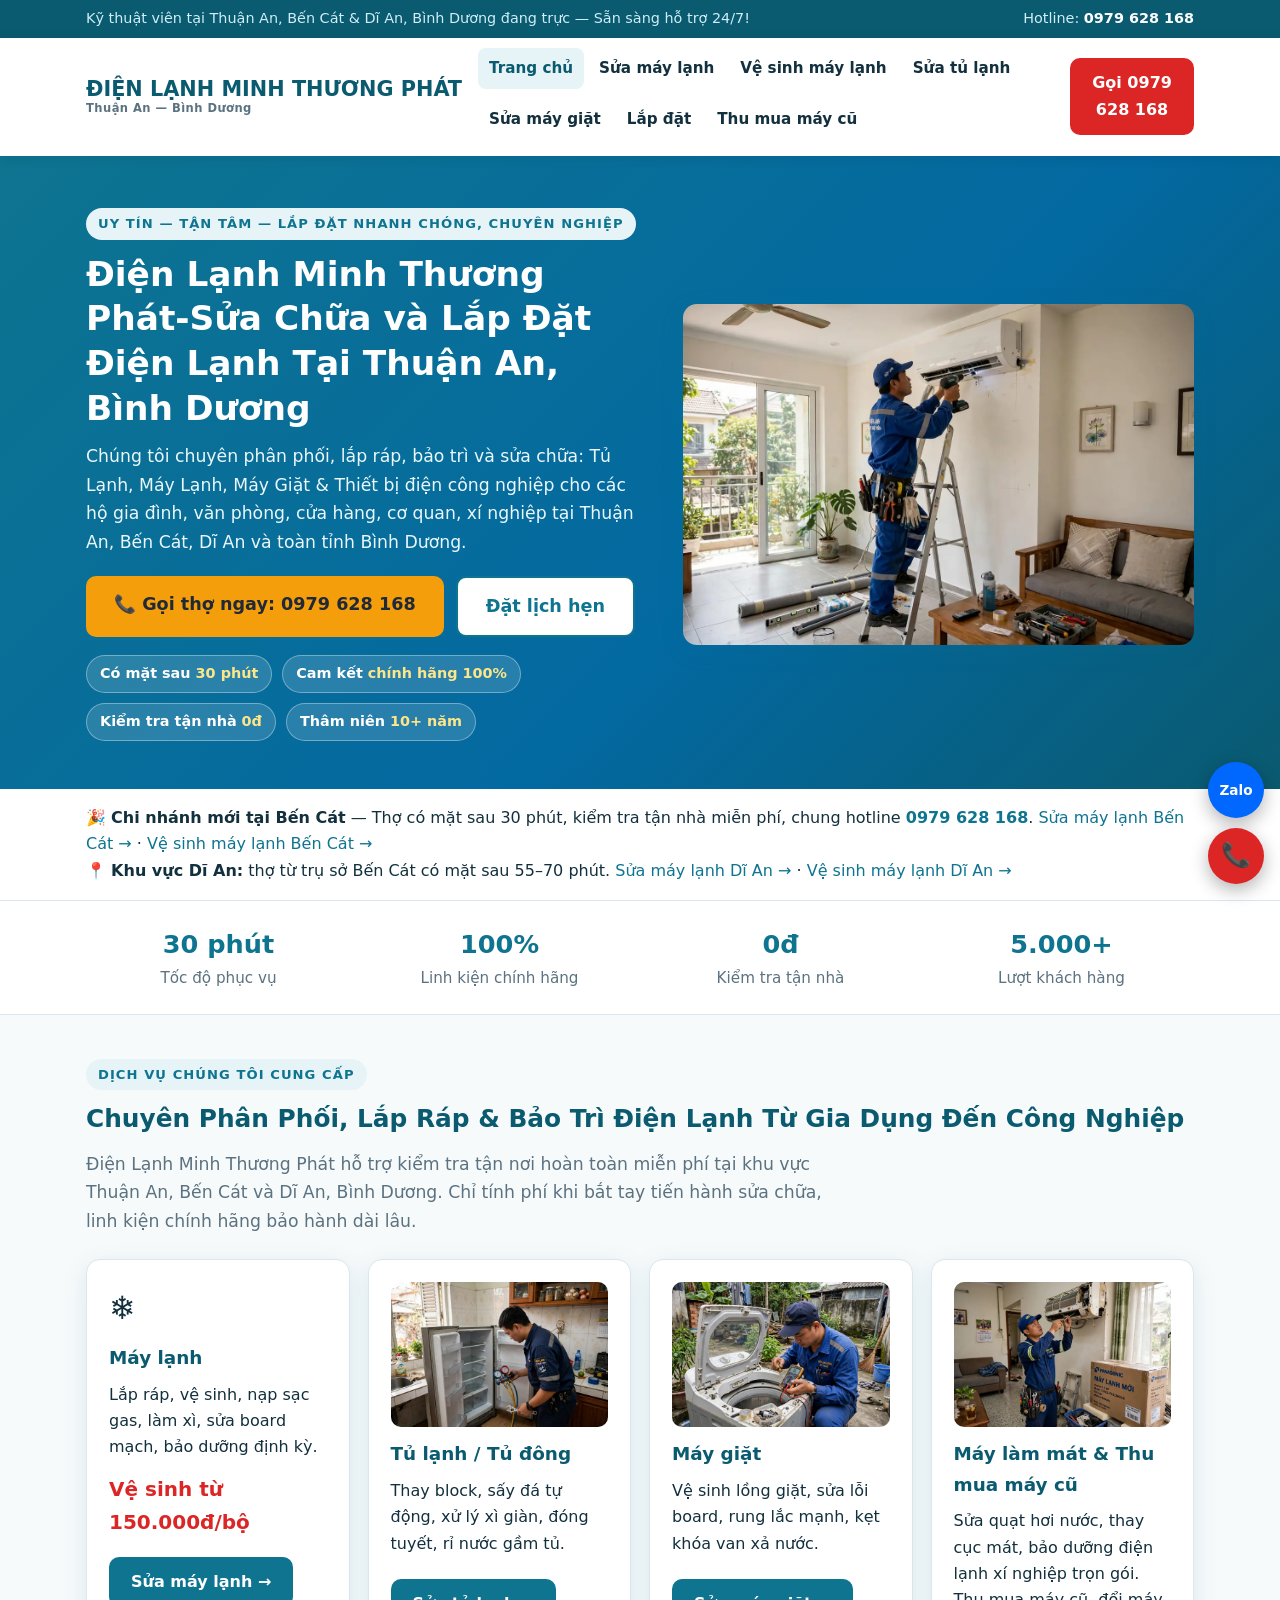
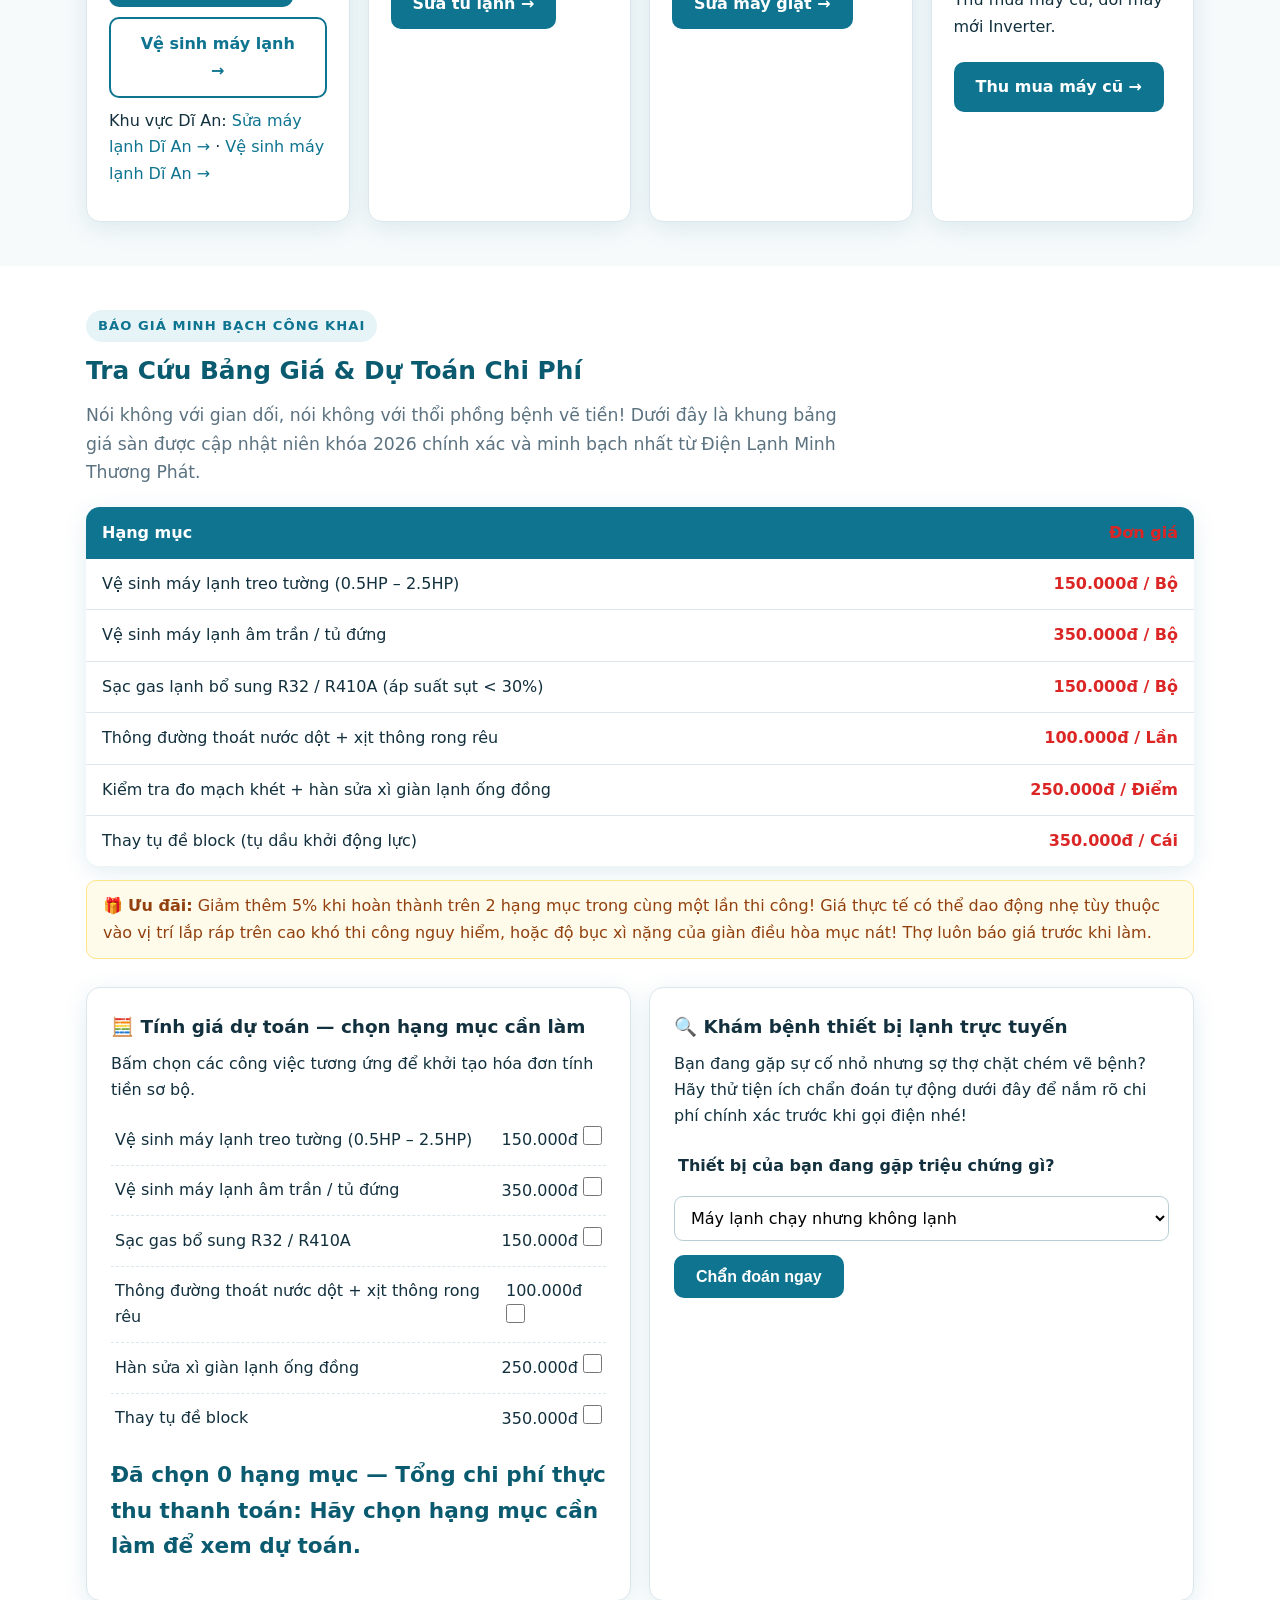
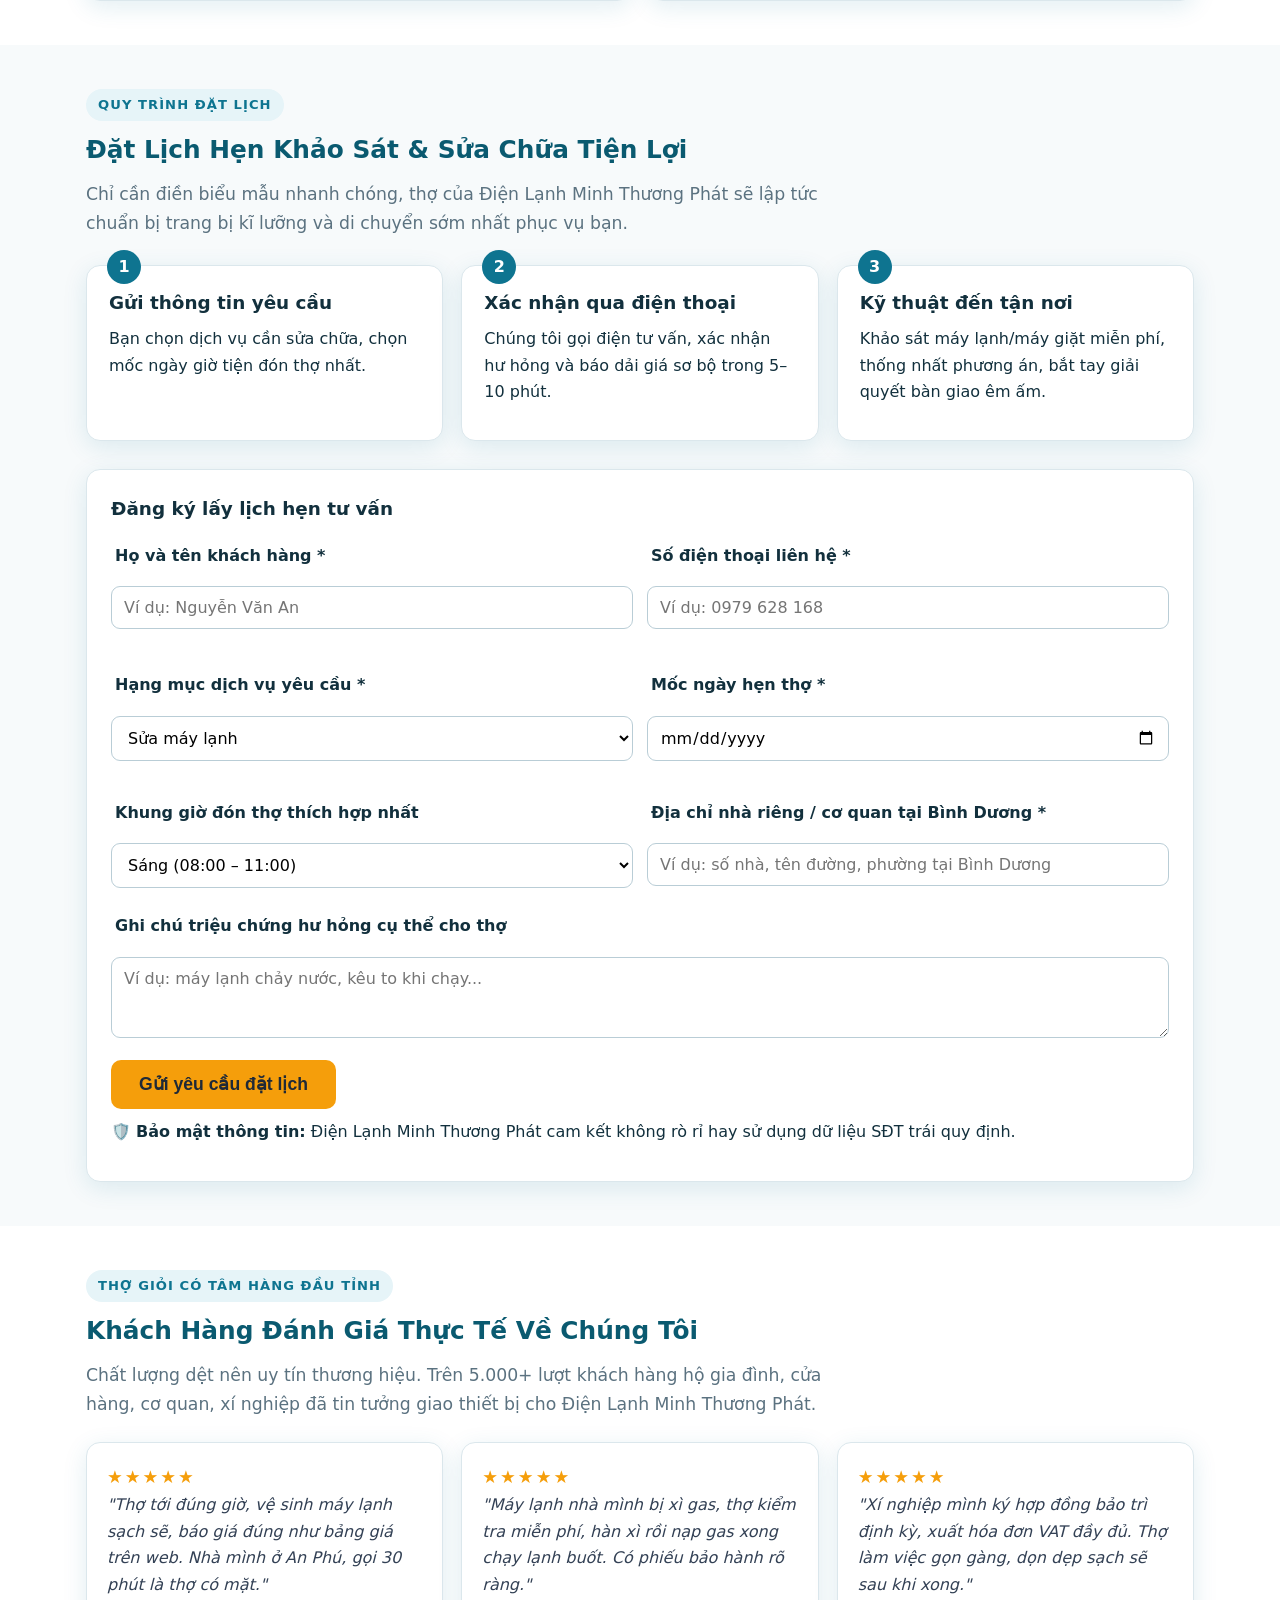
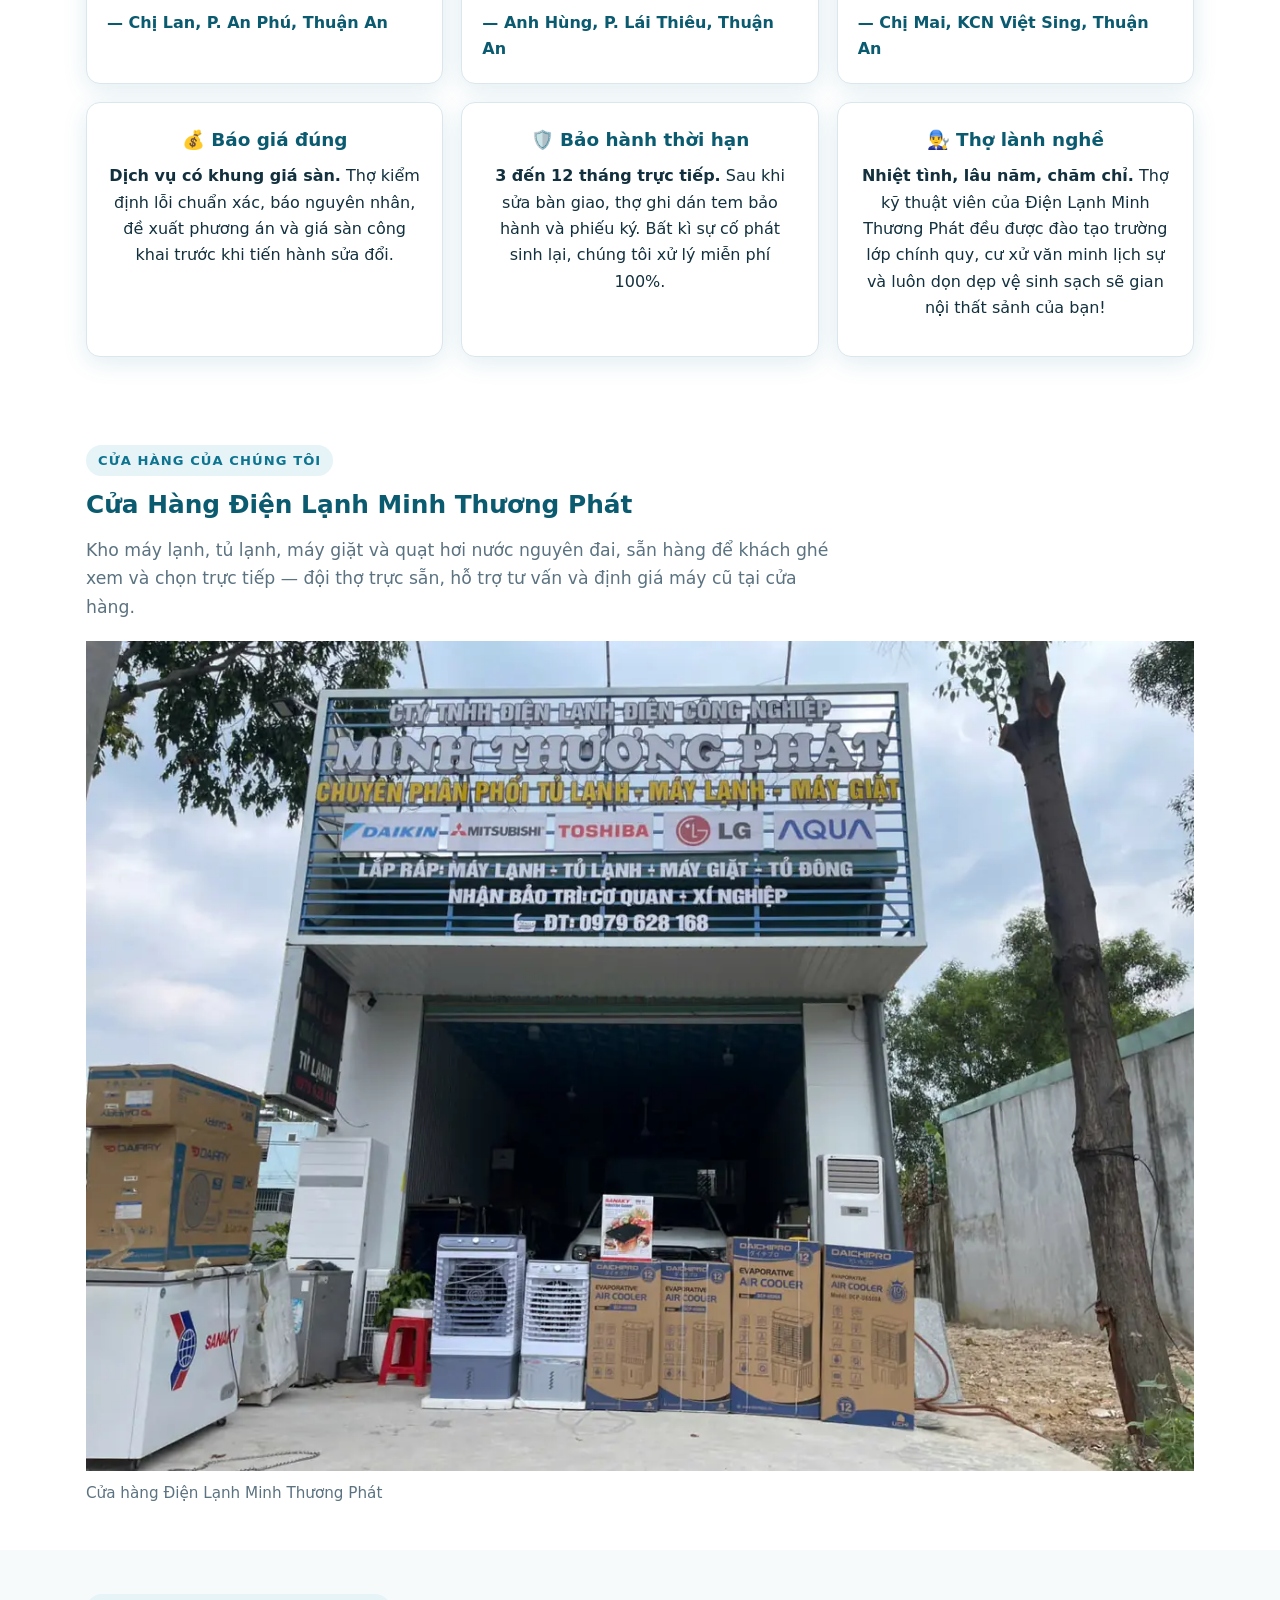
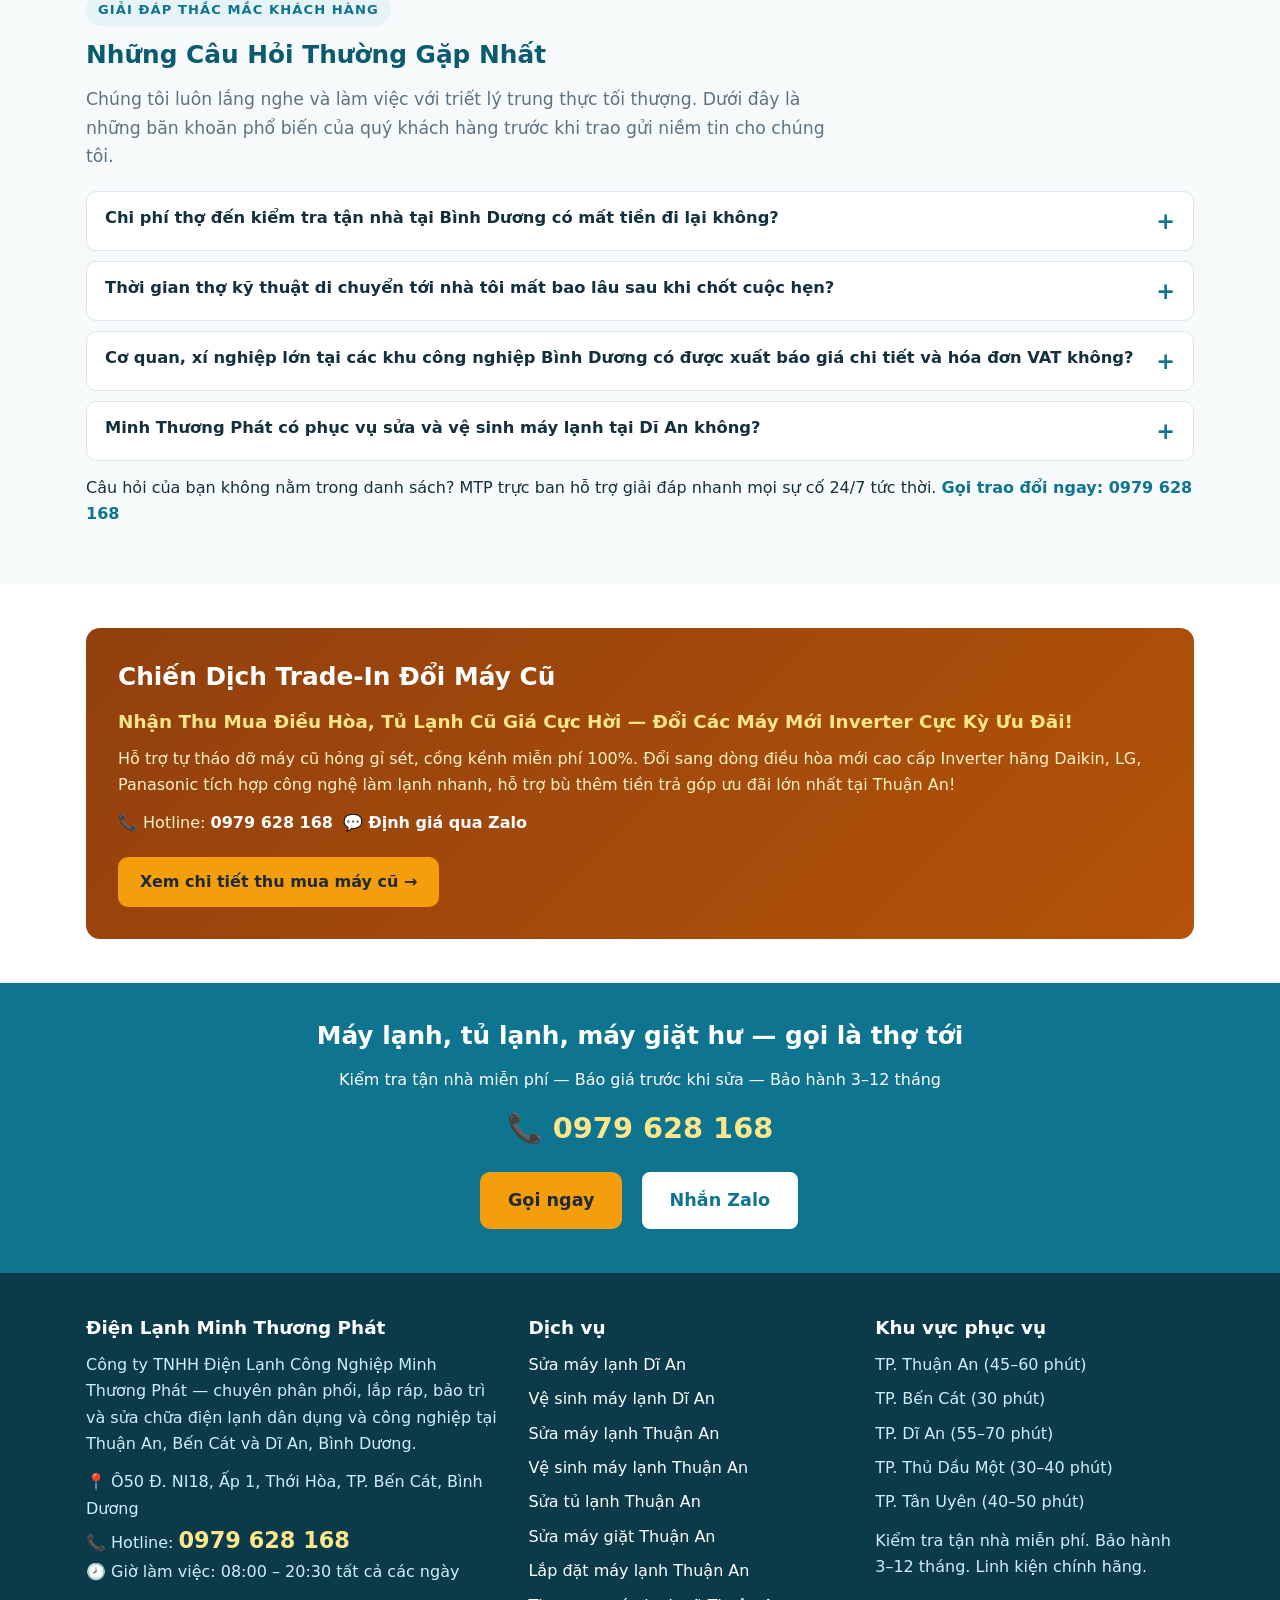
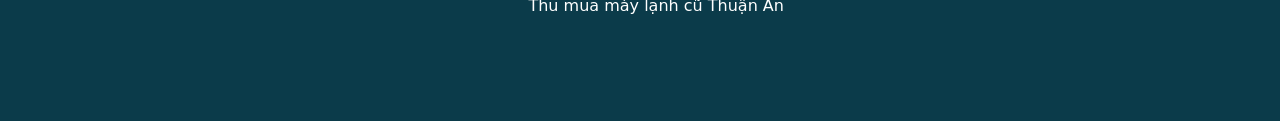
<file: index.html>
<!DOCTYPE html>
<html lang="vi">
<head>
  <meta charset="UTF-8">
  <meta name="viewport" content="width=device-width, initial-scale=1.0">
  <title>Điện Lạnh Minh Thương Phát — Sửa Máy Lạnh Thuận An, Có Mặt 45–60 Phút</title>
  <meta name="description" content="Điện lạnh Minh Thương Phát tại Thuận An: sửa, vệ sinh, lắp đặt máy lạnh, tủ lạnh, máy giặt tận nhà. Kiểm tra miễn phí, có mặt 45–60 phút. Gọi 0979 628 168.">
  <link rel="canonical" href="https://www.dienlanhminhthuongphat.vn/">
  <meta property="og:type" content="website">
  <meta property="og:locale" content="vi_VN">
  <meta property="og:title" content="Điện Lạnh Minh Thương Phát — Sửa Máy Lạnh Thuận An, Có Mặt 45–60 Phút">
  <meta property="og:description" content="Sửa, vệ sinh, lắp đặt máy lạnh, tủ lạnh, máy giặt tận nhà tại Thuận An. Kiểm tra miễn phí, có mặt 45–60 phút. Gọi 0979 628 168.">
  <meta property="og:url" content="https://www.dienlanhminhthuongphat.vn/">
  <meta property="og:image" content="https://www.dienlanhminhthuongphat.vn/assets/anh/tho-lap-dat-may-lanh-thuan-an.webp">
  <meta name="theme-color" content="#0e7490">
    <link rel="icon" type="image/x-icon" href="/favicon.ico">
  <link rel="icon" type="image/png" sizes="192x192" href="/favicon-192.png">
  <link rel="apple-touch-icon" href="/apple-touch-icon.png">
<link rel="stylesheet" href="/assets/css/style.css">
</head>
<body>

<div class="topbar">
  <div class="container">
    <span>Kỹ thuật viên tại Thuận An, Bến Cát &amp; Dĩ An, Bình Dương đang trực — Sẵn sàng hỗ trợ 24/7!</span>
    <span>Hotline: <a href="tel:0979628168">0979 628 168</a></span>
  </div>
</div>

<header class="site">
  <div class="container header-in">
    <a class="logo" href="/">ĐIỆN LẠNH MINH THƯƠNG PHÁT<small>Thuận An — Bình Dương</small></a>
    <button class="menu-btn" id="menuBtn" aria-label="Mở menu">☰</button>
    <nav class="main" id="mainNav">
      <ul>
        <li><a href="/" class="active">Trang chủ</a></li>
        <li><a href="/sua-may-lanh-thuan-an">Sửa máy lạnh</a></li>
        <li><a href="/ve-sinh-may-lanh-thuan-an">Vệ sinh máy lạnh</a></li>
        <li><a href="/sua-tu-lanh-thuan-an">Sửa tủ lạnh</a></li>
        <li><a href="/sua-may-giat-thuan-an">Sửa máy giặt</a></li>
        <li><a href="/lap-dat-may-lanh-thuan-an">Lắp đặt</a></li>
        <li><a href="/thu-mua-may-lanh-cu-thuan-an">Thu mua máy cũ</a></li>
      </ul>
    </nav>
    <div class="header-call">
      <a class="btn red" href="tel:0979628168">Gọi 0979 628 168</a>
    </div>
  </div>
</header>

<section class="hero">
  <div class="container hero-grid">
    <div>
      <span class="eyebrow">Uy tín — Tận tâm — Lắp đặt nhanh chóng, chuyên nghiệp</span>
      <h1>Điện Lạnh Minh Thương Phát-Sửa Chữa và Lắp Đặt Điện Lạnh Tại Thuận An, Bình Dương</h1>
      <p class="lead">Chúng tôi chuyên phân phối, lắp ráp, bảo trì và sửa chữa: Tủ Lạnh, Máy Lạnh, Máy Giặt &amp; Thiết bị điện công nghiệp cho các hộ gia đình, văn phòng, cửa hàng, cơ quan, xí nghiệp tại Thuận An, Bến Cát, Dĩ An và toàn tỉnh Bình Dương.</p>
      <div class="hero-cta">
        <a class="btn orange big" href="tel:0979628168">📞 Gọi thợ ngay: 0979 628 168</a>
        <a class="btn ghost big" href="#dat-lich-hen">Đặt lịch hẹn</a>
      </div>
      <div class="hero-badges">
        <span class="badge">Có mặt sau <b>30 phút</b></span>
        <span class="badge">Cam kết <b>chính hãng 100%</b></span>
        <span class="badge">Kiểm tra tận nhà <b>0đ</b></span>
        <span class="badge">Thâm niên <b>10+ năm</b></span>
      </div>
    </div>
    <div class="hero-img">
      <img src="/assets/anh/tho-lap-dat-may-lanh-thuan-an.webp" alt="Kỹ thuật viên Điện Lạnh Minh Thương Phát đang lắp đặt máy lạnh treo tường tại nhà ở Thuận An" width="1200" height="800">
    </div>
  </div>
</section>

<div style="background:#fff;border-bottom:1px solid var(--line)">
  <div class="container" style="padding-top:16px;padding-bottom:16px">
    <p style="margin:0">🎉 <strong>Chi nhánh mới tại Bến Cát</strong> — Thợ có mặt sau 30 phút, kiểm tra tận nhà miễn phí, chung hotline <a href="tel:0979628168"><strong>0979 628 168</strong></a>. <a href="/sua-may-lanh-ben-cat">Sửa máy lạnh Bến Cát →</a> · <a href="/ve-sinh-may-lanh-ben-cat">Vệ sinh máy lạnh Bến Cát →</a><br>📍 <strong>Khu vực Dĩ An:</strong> thợ từ trụ sở Bến Cát có mặt sau 55–70 phút. <a href="/sua-may-lanh-di-an">Sửa máy lạnh Dĩ An →</a> · <a href="/ve-sinh-may-lanh-di-an">Vệ sinh máy lạnh Dĩ An →</a></p>
  </div>
</div>

<div class="trust">
  <div class="container trust-grid" style="padding-top:22px;padding-bottom:22px">
    <div class="trust-item"><b>30 phút</b><span>Tốc độ phục vụ</span></div>
    <div class="trust-item"><b>100%</b><span>Linh kiện chính hãng</span></div>
    <div class="trust-item"><b>0đ</b><span>Kiểm tra tận nhà</span></div>
    <div class="trust-item"><b>5.000+</b><span>Lượt khách hàng</span></div>
  </div>
</div>

<section id="dich-vu">
  <div class="container">
    <span class="eyebrow">Dịch vụ chúng tôi cung cấp</span>
    <h2>Chuyên Phân Phối, Lắp Ráp &amp; Bảo Trì Điện Lạnh Từ Gia Dụng Đến Công Nghiệp</h2>
    <p class="lead">Điện Lạnh Minh Thương Phát hỗ trợ kiểm tra tận nơi hoàn toàn miễn phí tại khu vực Thuận An, Bến Cát và Dĩ An, Bình Dương. Chỉ tính phí khi bắt tay tiến hành sửa chữa, linh kiện chính hãng bảo hành dài lâu.</p>
    <div class="cards" style="margin-top:24px">
      <article class="card">
        <div class="icon">❄️</div>
        <h3>Máy lạnh</h3>
        <p>Lắp ráp, vệ sinh, nạp sạc gas, làm xì, sửa board mạch, bảo dưỡng định kỳ.</p>
        <p class="price">Vệ sinh từ 150.000đ/bộ</p>
        <a class="btn" href="/sua-may-lanh-thuan-an">Sửa máy lạnh →</a>
        <a class="btn ghost" href="/ve-sinh-may-lanh-thuan-an">Vệ sinh máy lạnh →</a>
        <p style="margin-top:10px">Khu vực Dĩ An: <a href="/sua-may-lanh-di-an">Sửa máy lạnh Dĩ An →</a> · <a href="/ve-sinh-may-lanh-di-an">Vệ sinh máy lạnh Dĩ An →</a></p>
      </article>
      <article class="card">
        <img src="/assets/anh/sua-tu-lanh-thuan-an.webp" alt="Kỹ thuật viên đang sửa tủ lạnh tại nhà ở Thuận An" width="1200" height="800" loading="lazy">
        <h3>Tủ lạnh / Tủ đông</h3>
        <p>Thay block, sấy đá tự động, xử lý xì giàn, đóng tuyết, rỉ nước gầm tủ.</p>
        <a class="btn" href="/sua-tu-lanh-thuan-an">Sửa tủ lạnh →</a>
      </article>
      <article class="card">
        <img src="/assets/anh/sua-may-giat-thuan-an.webp" alt="Kỹ thuật viên đang sửa máy giặt tại nhà ở Thuận An" width="1200" height="800" loading="lazy">
        <h3>Máy giặt</h3>
        <p>Vệ sinh lồng giặt, sửa lỗi board, rung lắc mạnh, kẹt khóa van xả nước.</p>
        <a class="btn" href="/sua-may-giat-thuan-an">Sửa máy giặt →</a>
      </article>
      <article class="card">
        <img src="/assets/anh/thu-mua-may-lanh-cu-thuan-an.webp" alt="Kỹ thuật viên tháo dỡ máy lạnh cũ để thu mua và đổi máy mới tại Thuận An" width="1200" height="800" loading="lazy">
        <h3>Máy làm mát &amp; Thu mua máy cũ</h3>
        <p>Sửa quạt hơi nước, thay cục mát, bảo dưỡng điện lạnh xí nghiệp trọn gói. Thu mua máy cũ, đổi máy mới Inverter.</p>
        <a class="btn" href="/thu-mua-may-lanh-cu-thuan-an">Thu mua máy cũ →</a>
      </article>
    </div>
  </div>
</section>

<section id="bang-gia" class="section-alt">
  <div class="container">
    <span class="eyebrow">Báo giá minh bạch công khai</span>
    <h2>Tra Cứu Bảng Giá &amp; Dự Toán Chi Phí</h2>
    <p class="lead">Nói không với gian dối, nói không với thổi phồng bệnh vẽ tiền! Dưới đây là khung bảng giá sàn được cập nhật niên khóa 2026 chính xác và minh bạch nhất từ Điện Lạnh Minh Thương Phát.</p>
    <table class="price" style="margin-top:20px">
      <thead><tr><th>Hạng mục</th><th>Đơn giá</th></tr></thead>
      <tbody>
        <tr><td>Vệ sinh máy lạnh treo tường (0.5HP – 2.5HP)</td><td>150.000đ / Bộ</td></tr>
        <tr><td>Vệ sinh máy lạnh âm trần / tủ đứng</td><td>350.000đ / Bộ</td></tr>
        <tr><td>Sạc gas lạnh bổ sung R32 / R410A (áp suất sụt &lt; 30%)</td><td>150.000đ / Bộ</td></tr>
        <tr><td>Thông đường thoát nước dột + xịt thông rong rêu</td><td>100.000đ / Lần</td></tr>
        <tr><td>Kiểm tra đo mạch khét + hàn sửa xì giàn lạnh ống đồng</td><td>250.000đ / Điểm</td></tr>
        <tr><td>Thay tụ đề block (tụ dầu khởi động lực)</td><td>350.000đ / Cái</td></tr>
      </tbody>
    </table>
    <p class="note">🎁 <strong>Ưu đãi:</strong> Giảm thêm 5% khi hoàn thành trên 2 hạng mục trong cùng một lần thi công! Giá thực tế có thể dao động nhẹ tùy thuộc vào vị trí lắp ráp trên cao khó thi công nguy hiểm, hoặc độ bục xì nặng của giàn điều hòa mục nát! Thợ luôn báo giá trước khi làm.</p>

    <div class="cards two" style="margin-top:28px">
      <div class="tool" id="estimator">
        <h3>🧮 Tính giá dự toán — chọn hạng mục cần làm</h3>
        <p>Bấm chọn các công việc tương ứng để khởi tạo hóa đơn tính tiền sơ bộ.</p>
        <label><span>Vệ sinh máy lạnh treo tường (0.5HP – 2.5HP)</span><span>150.000đ <input type="checkbox" data-price="150000"></span></label>
        <label><span>Vệ sinh máy lạnh âm trần / tủ đứng</span><span>350.000đ <input type="checkbox" data-price="350000"></span></label>
        <label><span>Sạc gas bổ sung R32 / R410A</span><span>150.000đ <input type="checkbox" data-price="150000"></span></label>
        <label><span>Thông đường thoát nước dột + xịt thông rong rêu</span><span>100.000đ <input type="checkbox" data-price="100000"></span></label>
        <label><span>Hàn sửa xì giàn lạnh ống đồng</span><span>250.000đ <input type="checkbox" data-price="250000"></span></label>
        <label><span>Thay tụ đề block</span><span>350.000đ <input type="checkbox" data-price="350000"></span></label>
        <p class="total">Đã chọn <span id="estCount">0</span> hạng mục — Tổng chi phí thực thu thanh toán: <span id="estTotal">Hãy chọn hạng mục cần làm để xem dự toán.</span></p>
      </div>

      <div class="tool">
        <h3>🔍 Khám bệnh thiết bị lạnh trực tuyến</h3>
        <p>Bạn đang gặp sự cố nhỏ nhưng sợ thợ chặt chém vẽ bệnh? Hãy thử tiện ích chẩn đoán tự động dưới đây để nắm rõ chi phí chính xác trước khi gọi điện nhé!</p>
        <form id="diagForm">
          <div class="field">
            <label for="diagSymptom">Thiết bị của bạn đang gặp triệu chứng gì?</label>
            <select id="diagSymptom">
              <option value="ml-khong-lanh">Máy lạnh chạy nhưng không lạnh</option>
              <option value="ml-chay-nuoc">Máy lạnh bị chảy nước trong nhà</option>
              <option value="ml-keu-to">Máy lạnh kêu to, rung khi chạy</option>
              <option value="ml-khong-chay">Máy lạnh không chạy, không lên nguồn</option>
              <option value="tl-khong-lanh">Tủ lạnh không lạnh hoặc kém lạnh</option>
              <option value="tl-dong-tuyet">Tủ lạnh đóng tuyết dày, rỉ nước gầm tủ</option>
              <option value="mg-rung-lac">Máy giặt rung lắc mạnh khi vắt</option>
              <option value="mg-khong-xa">Máy giặt không xả nước / kẹt van xả</option>
            </select>
          </div>
          <button class="btn" type="submit">Chẩn đoán ngay</button>
        </form>
        <div id="diagResult" class="diag-result hidden"></div>
      </div>
    </div>
  </div>
</section>

<section id="dat-lich-hen">
  <div class="container">
    <span class="eyebrow">Quy trình đặt lịch</span>
    <h2>Đặt Lịch Hẹn Khảo Sát &amp; Sửa Chữa Tiện Lợi</h2>
    <p class="lead">Chỉ cần điền biểu mẫu nhanh chóng, thợ của Điện Lạnh Minh Thương Phát sẽ lập tức chuẩn bị trang bị kĩ lưỡng và di chuyển sớm nhất phục vụ bạn.</p>
    <div class="steps" style="margin:28px 0">
      <div class="step"><h3>Gửi thông tin yêu cầu</h3><p>Bạn chọn dịch vụ cần sửa chữa, chọn mốc ngày giờ tiện đón thợ nhất.</p></div>
      <div class="step"><h3>Xác nhận qua điện thoại</h3><p>Chúng tôi gọi điện tư vấn, xác nhận hư hỏng và báo dải giá sơ bộ trong 5–10 phút.</p></div>
      <div class="step"><h3>Kỹ thuật đến tận nơi</h3><p>Khảo sát máy lạnh/máy giặt miễn phí, thống nhất phương án, bắt tay giải quyết bàn giao êm ấm.</p></div>
    </div>

    <div class="tool">
      <h3>Đăng ký lấy lịch hẹn tư vấn</h3>
      <form id="bookingForm" novalidate>
        <div class="cards two" style="gap:14px">
          <div class="field"><label for="bkName">Họ và tên khách hàng *</label><input type="text" id="bkName" placeholder="Ví dụ: Nguyễn Văn An" required></div>
          <div class="field"><label for="bkPhone">Số điện thoại liên hệ *</label><input type="tel" id="bkPhone" placeholder="Ví dụ: 0979 628 168" required><div class="error" id="phoneErr"></div></div>
          <div class="field"><label for="bkService">Hạng mục dịch vụ yêu cầu *</label>
            <select id="bkService">
              <option>Sửa máy lạnh</option>
              <option>Vệ sinh máy lạnh</option>
              <option>Sửa tủ lạnh / tủ đông</option>
              <option>Sửa máy giặt</option>
              <option>Lắp đặt máy lạnh</option>
              <option>Thu mua máy lạnh cũ / đổi mới</option>
              <option>Bảo trì điện lạnh xí nghiệp</option>
            </select>
          </div>
          <div class="field"><label for="bkDate">Mốc ngày hẹn thợ *</label><input type="date" id="bkDate" required></div>
          <div class="field"><label for="bkTime">Khung giờ đón thợ thích hợp nhất</label>
            <select id="bkTime">
              <option>Sáng (08:00 – 11:00)</option>
              <option>Trưa (11:00 – 13:00)</option>
              <option>Chiều (13:00 – 17:00)</option>
              <option>Tối (17:00 – 20:30)</option>
            </select>
          </div>
          <div class="field"><label for="bkAddress">Địa chỉ nhà riêng / cơ quan tại Bình Dương *</label><input type="text" id="bkAddress" placeholder="Ví dụ: số nhà, tên đường, phường tại Bình Dương" required></div>
        </div>
        <div class="field"><label for="bkNote">Ghi chú triệu chứng hư hỏng cụ thể cho thợ</label><textarea id="bkNote" rows="3" placeholder="Ví dụ: máy lạnh chảy nước, kêu to khi chạy..."></textarea></div>
        <button class="btn orange big" type="submit">Gửi yêu cầu đặt lịch</button>
        <p style="margin-top:10px">🛡️ <strong>Bảo mật thông tin:</strong> Điện Lạnh Minh Thương Phát cam kết không rò rỉ hay sử dụng dữ liệu SĐT trái quy định.</p>
      </form>
      <div id="bookSummary" class="form-ok hidden"></div>
    </div>
  </div>
</section>

<section class="section-alt">
  <div class="container">
    <span class="eyebrow">Thợ giỏi có tâm hàng đầu tỉnh</span>
    <h2>Khách Hàng Đánh Giá Thực Tế Về Chúng Tôi</h2>
    <p class="lead">Chất lượng dệt nên uy tín thương hiệu. Trên 5.000+ lượt khách hàng hộ gia đình, cửa hàng, cơ quan, xí nghiệp đã tin tưởng giao thiết bị cho Điện Lạnh Minh Thương Phát.</p>
    <div class="cards three" style="margin-top:24px">
      <article class="review">
        <div class="stars">★★★★★</div>
        <p>"Thợ tới đúng giờ, vệ sinh máy lạnh sạch sẽ, báo giá đúng như bảng giá trên web. Nhà mình ở An Phú, gọi 30 phút là thợ có mặt."</p>
        <b>— Chị Lan, P. An Phú, Thuận An</b>
      </article>
      <article class="review">
        <div class="stars">★★★★★</div>
        <p>"Máy lạnh nhà mình bị xì gas, thợ kiểm tra miễn phí, hàn xì rồi nạp gas xong chạy lạnh buốt. Có phiếu bảo hành rõ ràng."</p>
        <b>— Anh Hùng, P. Lái Thiêu, Thuận An</b>
      </article>
      <article class="review">
        <div class="stars">★★★★★</div>
        <p>"Xí nghiệp mình ký hợp đồng bảo trì định kỳ, xuất hóa đơn VAT đầy đủ. Thợ làm việc gọn gàng, dọn dẹp sạch sẽ sau khi xong."</p>
        <b>— Chị Mai, KCN Việt Sing, Thuận An</b>
      </article>
    </div>
    <div class="cards three" style="margin-top:18px">
      <div class="card center"><h3>💰 Báo giá đúng</h3><p><strong>Dịch vụ có khung giá sàn.</strong> Thợ kiểm định lỗi chuẩn xác, báo nguyên nhân, đề xuất phương án và giá sàn công khai trước khi tiến hành sửa đổi.</p></div>
      <div class="card center"><h3>🛡️ Bảo hành thời hạn</h3><p><strong>3 đến 12 tháng trực tiếp.</strong> Sau khi sửa bàn giao, thợ ghi dán tem bảo hành và phiếu ký. Bất kì sự cố phát sinh lại, chúng tôi xử lý miễn phí 100%.</p></div>
      <div class="card center"><h3>👨‍🔧 Thợ lành nghề</h3><p><strong>Nhiệt tình, lâu năm, chăm chỉ.</strong> Thợ kỹ thuật viên của Điện Lạnh Minh Thương Phát đều được đào tạo trường lớp chính quy, cư xử văn minh lịch sự và luôn dọn dẹp vệ sinh sạch sẽ gian nội thất sảnh của bạn!</p></div>
    </div>
  </div>
</section>

<section class="section-alt">
  <div class="container">
    <span class="eyebrow">Cửa hàng của chúng tôi</span>
    <h2>Cửa Hàng Điện Lạnh Minh Thương Phát</h2>
    <p class="lead">Kho máy lạnh, tủ lạnh, máy giặt và quạt hơi nước nguyên đai, sẵn hàng để khách ghé xem và chọn trực tiếp — đội thợ trực sẵn, hỗ trợ tư vấn và định giá máy cũ tại cửa hàng.</p>
    <figure style="margin-top:20px">
      <img src="/assets/anh/cua-hang-dien-lanh-minh-thuong-phat.webp" alt="Cửa hàng Điện Lạnh Minh Thương Phát với bảng hiệu lớn, trưng bày tủ lạnh, máy lạnh và quạt hơi nước của các hãng Daikin, Mitsubishi, Toshiba, LG, AQUA" width="1200" height="899" loading="lazy">
      <figcaption style="color:var(--muted);font-size:.95rem;margin-top:10px">Cửa hàng Điện Lạnh Minh Thương Phát</figcaption>
    </figure>
  </div>
</section>

<section>
  <div class="container">
    <span class="eyebrow">Giải đáp thắc mắc khách hàng</span>
    <h2>Những Câu Hỏi Thường Gặp Nhất</h2>
    <p class="lead">Chúng tôi luôn lắng nghe và làm việc với triết lý trung thực tối thượng. Dưới đây là những băn khoăn phổ biến của quý khách hàng trước khi trao gửi niềm tin cho chúng tôi.</p>
    <div style="margin-top:20px">
      <div class="faq-item">
        <button class="faq-q" type="button">Chi phí thợ đến kiểm tra tận nhà tại Bình Dương có mất tiền đi lại không?</button>
        <div class="faq-a"><p>Không. Minh Thương Phát kiểm tra tận nhà miễn phí, chỉ tính phí khi khách đồng ý sửa chữa.</p></div>
      </div>
      <div class="faq-item">
        <button class="faq-q" type="button">Thời gian thợ kỹ thuật di chuyển tới nhà tôi mất bao lâu sau khi chốt cuộc hẹn?</button>
        <div class="faq-a"><p>Khu vực Thuận An khoảng 45–60 phút; Dĩ An khoảng 55–70 phút; Bến Cát khoảng 30 phút; Thủ Dầu Một khoảng 30–40 phút; Tân Uyên khoảng 40–50 phút.</p></div>
      </div>
      <div class="faq-item">
        <button class="faq-q" type="button">Cơ quan, xí nghiệp lớn tại các khu công nghiệp Bình Dương có được xuất báo giá chi tiết và hóa đơn VAT không?</button>
        <div class="faq-a"><p>Có. Doanh nghiệp được xuất báo giá chi tiết và hóa đơn VAT đầy đủ.</p></div>
      </div>
      <div class="faq-item">
        <button class="faq-q" type="button">Minh Thương Phát có phục vụ sửa và vệ sinh máy lạnh tại Dĩ An không?</button>
        <div class="faq-a"><p>Có. Thợ từ trụ sở Bến Cát phục vụ tận nhà tại Dĩ An, có mặt sau 55–70 phút tại các phường An Bình, Bình An, Bình Thắng, Dĩ An, Đông Hòa, Tân Bình và Tân Đông Hiệp. Chung bảng giá và hotline 0979 628 168 với trụ sở Bến Cát: vệ sinh treo tường 150.000đ/bộ, sửa chữa báo giá trước khi làm, kiểm tra tận nhà miễn phí.</p></div>
      </div>
    </div>
    <p style="margin-top:14px">Câu hỏi của bạn không nằm trong danh sách? MTP trực ban hỗ trợ giải đáp nhanh mọi sự cố 24/7 tức thời. <a href="tel:0979628168"><strong>Gọi trao đổi ngay: 0979 628 168</strong></a></p>
  </div>
</section>

<section class="section-alt">
  <div class="container">
    <div class="tradein">
      <h2>Chiến Dịch Trade-In Đổi Máy Cũ</h2>
      <h3 style="color:#fde68a">Nhận Thu Mua Điều Hòa, Tủ Lạnh Cũ Giá Cực Hời — Đổi Các Máy Mới Inverter Cực Kỳ Ưu Đãi!</h3>
      <p>Hỗ trợ tự tháo dỡ máy cũ hỏng gỉ sét, cồng kềnh miễn phí 100%. Đổi sang dòng điều hòa mới cao cấp Inverter hãng Daikin, LG, Panasonic tích hợp công nghệ làm lạnh nhanh, hỗ trợ bù thêm tiền trả góp ưu đãi lớn nhất tại Thuận An!</p>
      <p>📞 Hotline: <a href="tel:0979628168" style="color:#fff;font-weight:800">0979 628 168</a> &nbsp;💬 <a href="https://zalo.me/0979628168" target="_blank" rel="noopener" style="color:#fff;font-weight:800">Định giá qua Zalo</a></p>
      <a class="btn orange" href="/thu-mua-may-lanh-cu-thuan-an">Xem chi tiết thu mua máy cũ →</a>
    </div>
  </div>
</section>

<div class="cta-band">
  <div class="container">
    <h2>Máy lạnh, tủ lạnh, máy giặt hư — gọi là thợ tới</h2>
    <p>Kiểm tra tận nhà miễn phí — Báo giá trước khi sửa — Bảo hành 3–12 tháng</p>
    <p class="hotline-big">📞 0979 628 168</p>
    <a class="btn orange big" href="tel:0979628168">Gọi ngay</a>
    <a class="btn ghost big" href="https://zalo.me/0979628168" target="_blank" rel="noopener">Nhắn Zalo</a>
  </div>
</div>

<footer>
  <div class="container footer-grid">
    <div>
      <h3>Điện Lạnh Minh Thương Phát</h3>
      <p>Công ty TNHH Điện Lạnh Công Nghiệp Minh Thương Phát — chuyên phân phối, lắp ráp, bảo trì và sửa chữa điện lạnh dân dụng và công nghiệp tại Thuận An, Bến Cát và Dĩ An, Bình Dương.</p>
      <p>📍 Ô50 Đ. NI18, Ấp 1, Thới Hòa, TP. Bến Cát, Bình Dương<br>
      📞 Hotline: <a class="hotline" href="tel:0979628168">0979 628 168</a><br>
      🕗 Giờ làm việc: 08:00 – 20:30 tất cả các ngày</p>
    </div>
    <div>
      <h3>Dịch vụ</h3>
      <ul>
        <li><a href="/sua-may-lanh-di-an">Sửa máy lạnh Dĩ An</a></li>
        <li><a href="/ve-sinh-may-lanh-di-an">Vệ sinh máy lạnh Dĩ An</a></li>
        <li><a href="/sua-may-lanh-thuan-an">Sửa máy lạnh Thuận An</a></li>
        <li><a href="/ve-sinh-may-lanh-thuan-an">Vệ sinh máy lạnh Thuận An</a></li>
        <li><a href="/sua-tu-lanh-thuan-an">Sửa tủ lạnh Thuận An</a></li>
        <li><a href="/sua-may-giat-thuan-an">Sửa máy giặt Thuận An</a></li>
        <li><a href="/lap-dat-may-lanh-thuan-an">Lắp đặt máy lạnh Thuận An</a></li>
        <li><a href="/thu-mua-may-lanh-cu-thuan-an">Thu mua máy lạnh cũ Thuận An</a></li>
      </ul>
    </div>
    <div>
      <h3>Khu vực phục vụ</h3>
      <ul>
        <li>TP. Thuận An (45–60 phút)</li>
        <li>TP. Bến Cát (30 phút)</li>
        <li>TP. Dĩ An (55–70 phút)</li>
        <li>TP. Thủ Dầu Một (30–40 phút)</li>
        <li>TP. Tân Uyên (40–50 phút)</li>
      </ul>
      <p>Kiểm tra tận nhà miễn phí. Bảo hành 3–12 tháng. Linh kiện chính hãng.</p>
    </div>
  </div>
</footer>

<div class="float-call">
  <a class="zalo" href="https://zalo.me/0979628168" target="_blank" rel="noopener" aria-label="Nhắn Zalo">Zalo</a>
  <a class="call" href="tel:0979628168" aria-label="Gọi hotline">📞</a>
</div>

<script src="/assets/js/main.js"></script>
<script type="application/ld+json">
{
  "@context": "https://schema.org",
  "@type": "HVACBusiness",
  "name": "Điện Lạnh Minh Thương Phát",
  "url": "https://www.dienlanhminhthuongphat.vn/",
  "telephone": "+84979628168",
  "priceRange": "150.000đ-350.000đ",
  "address": {
    "@type": "PostalAddress",
    "streetAddress": "Ô50 Đ. NI18, Ấp 1, Thới Hòa",
    "addressLocality": "Bến Cát",
    "addressRegion": "Bình Dương",
    "addressCountry": "VN"
  },
  "openingHours": "Mo-Su 08:00-20:30",
  "areaServed": ["Thuận An", "Bến Cát", "Dĩ An", "Thủ Dầu Một", "Tân Uyên"]
}
</script>
<script type="application/ld+json">
{
  "@context": "https://schema.org",
  "@type": "FAQPage",
  "mainEntity": [
    {
      "@type": "Question",
      "name": "Chi phí thợ đến kiểm tra tận nhà tại Bình Dương có mất tiền đi lại không?",
      "acceptedAnswer": { "@type": "Answer", "text": "Không. Minh Thương Phát kiểm tra tận nhà miễn phí, chỉ tính phí khi khách đồng ý sửa chữa." }
    },
    {
      "@type": "Question",
      "name": "Thời gian thợ kỹ thuật di chuyển tới nhà tôi mất bao lâu sau khi chốt cuộc hẹn?",
      "acceptedAnswer": { "@type": "Answer", "text": "Khu vực Thuận An khoảng 45-60 phút; Dĩ An khoảng 55-70 phút; Bến Cát khoảng 30 phút; Thủ Dầu Một khoảng 30-40 phút; Tân Uyên khoảng 40-50 phút." }
    },
    {
      "@type": "Question",
      "name": "Cơ quan, xí nghiệp lớn tại các khu công nghiệp Bình Dương có được xuất báo giá chi tiết và hóa đơn VAT không?",
      "acceptedAnswer": { "@type": "Answer", "text": "Có. Doanh nghiệp được xuất báo giá chi tiết và hóa đơn VAT đầy đủ." }
    },
    {
      "@type": "Question",
      "name": "Minh Thương Phát có phục vụ sửa và vệ sinh máy lạnh tại Dĩ An không?",
      "acceptedAnswer": { "@type": "Answer", "text": "Có. Thợ từ trụ sở Bến Cát phục vụ tận nhà tại Dĩ An, có mặt sau 55-70 phút tại các phường An Bình, Bình An, Bình Thắng, Dĩ An, Đông Hòa, Tân Bình và Tân Đông Hiệp. Chung bảng giá và hotline 0979 628 168 với trụ sở Bến Cát: vệ sinh treo tường 150.000đ/bộ, kiểm tra tận nhà miễn phí." }
    }
  ]
}
</script>
</body>
</html>
</file>
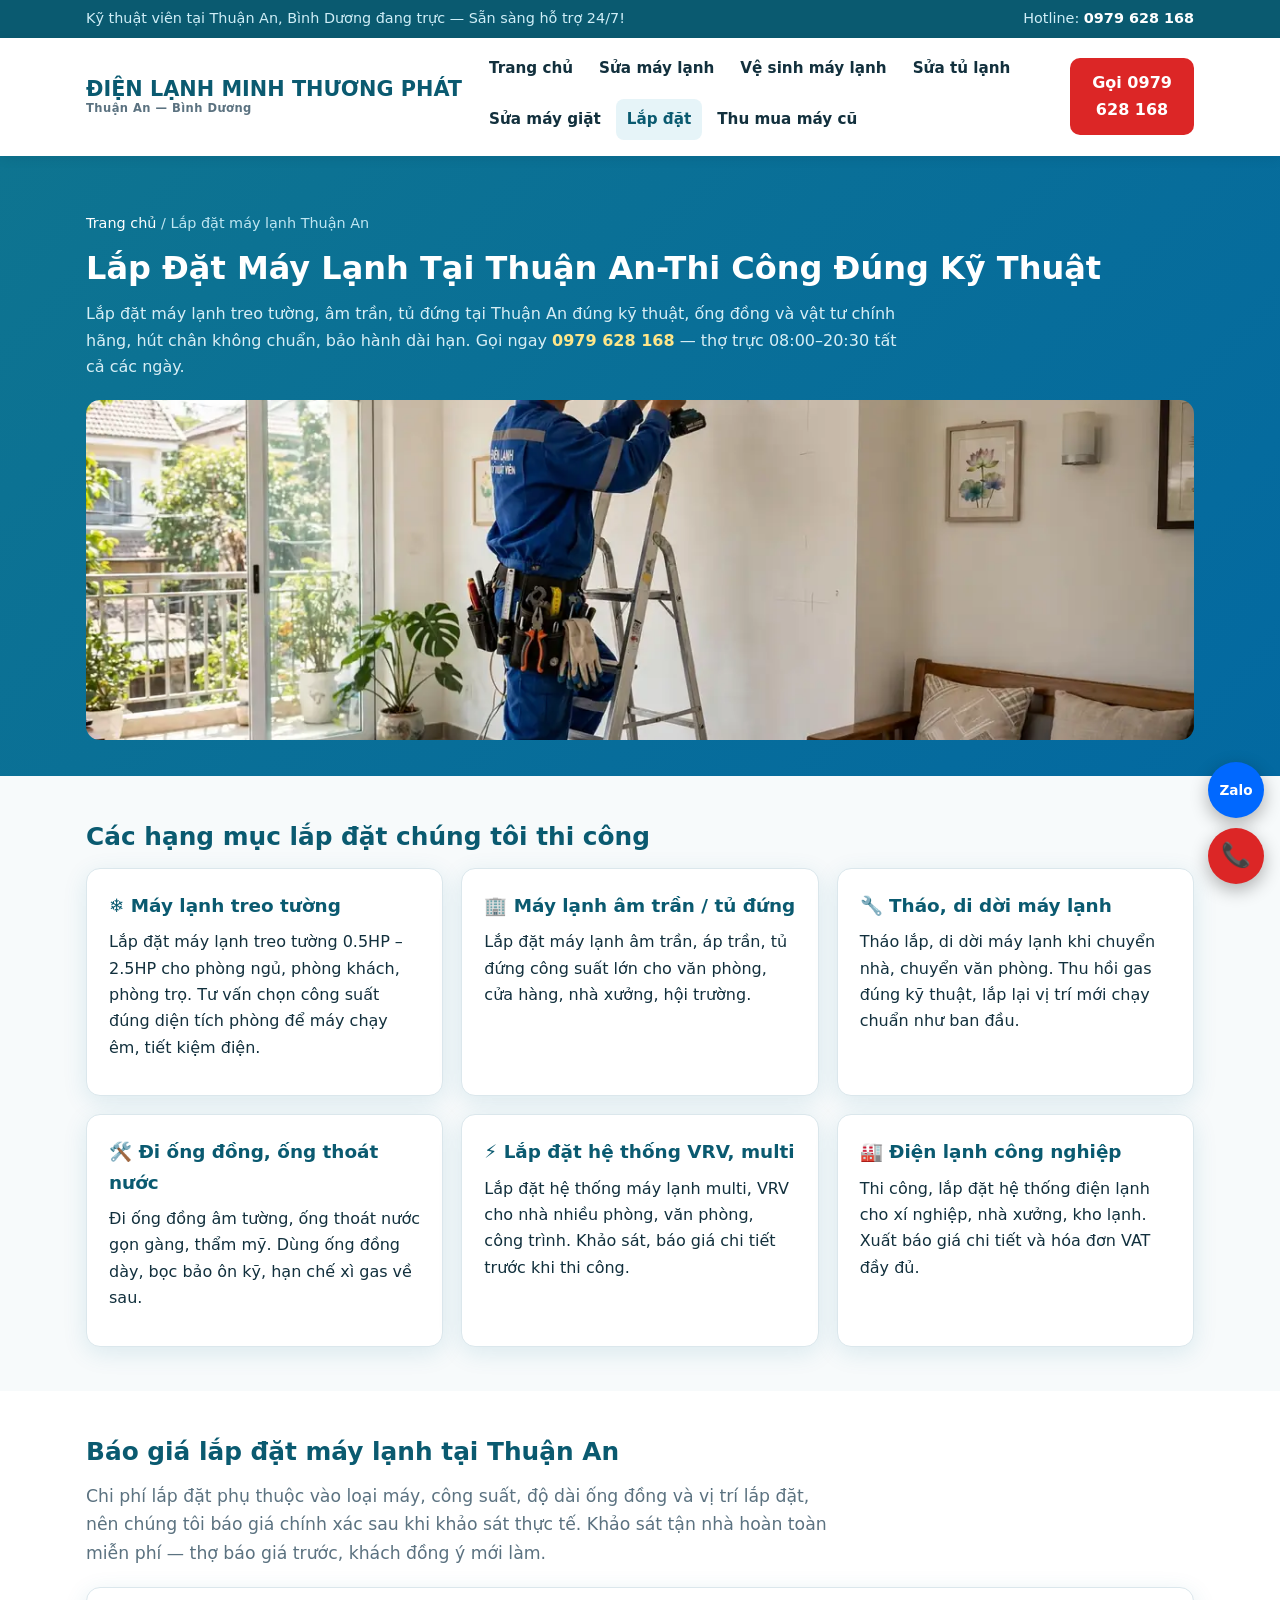
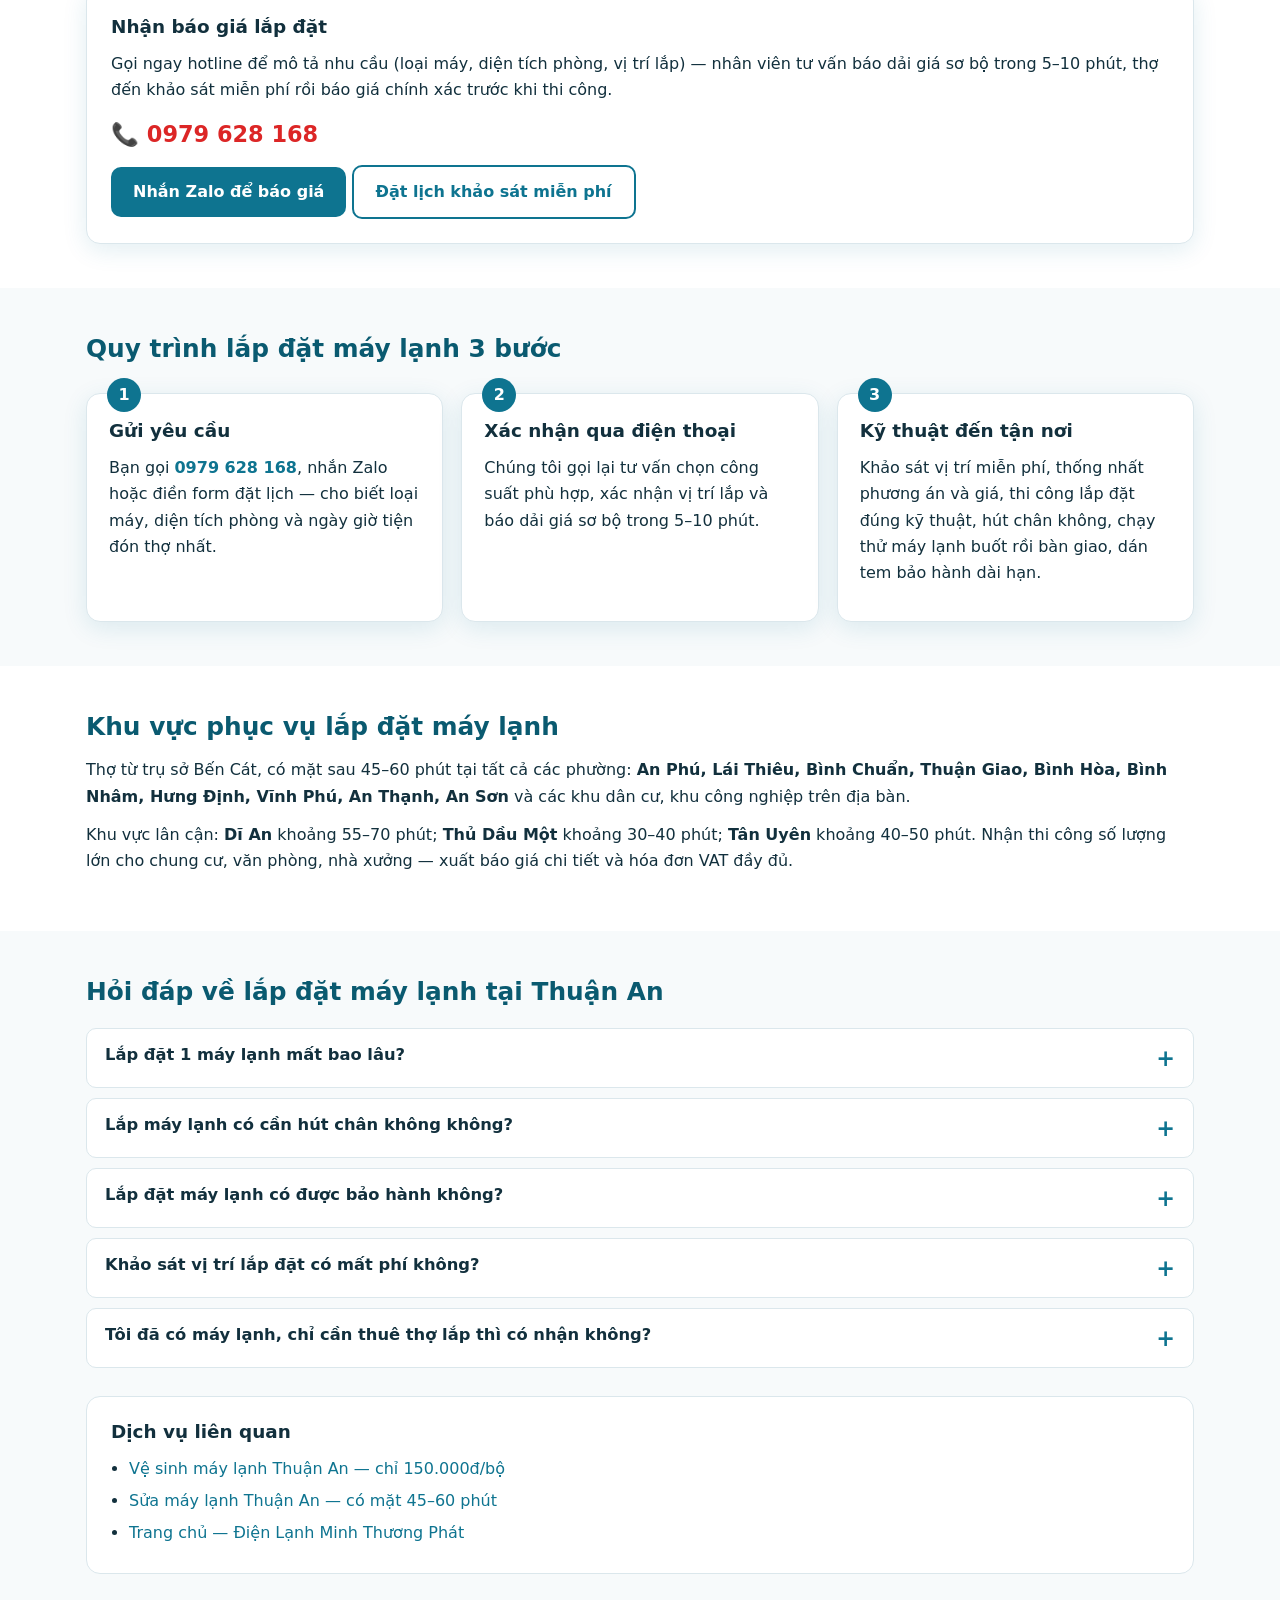
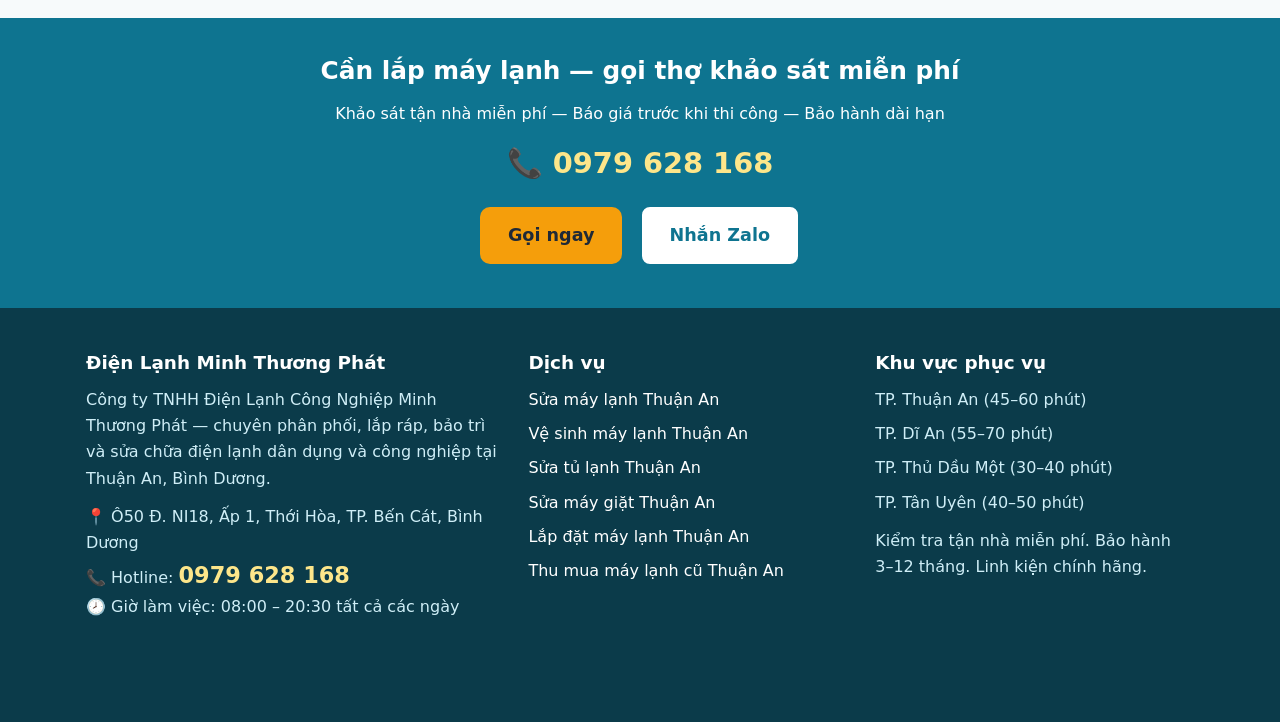
<file: lap-dat-may-lanh-thuan-an.html>
<!DOCTYPE html>
<html lang="vi">
<head>
  <meta charset="UTF-8">
  <meta name="viewport" content="width=device-width, initial-scale=1.0">
  <title>Lắp Đặt Máy Lạnh Thuận An | Minh Thương Phát</title>
  <meta name="description" content="Lắp đặt máy lạnh treo tường, âm trần, tủ đứng tại Thuận An đúng kỹ thuật, vật tư chính hãng, bảo hành dài hạn. Gọi 0979 628 168.">
  <link rel="canonical" href="https://www.dienlanhminhthuongphat.vn/lap-dat-may-lanh-thuan-an">
  <meta property="og:type" content="website">
  <meta property="og:locale" content="vi_VN">
  <meta property="og:title" content="Lắp Đặt Máy Lạnh Thuận An | Minh Thương Phát">
  <meta property="og:description" content="Lắp đặt máy lạnh treo tường, âm trần, tủ đứng tại Thuận An đúng kỹ thuật, vật tư chính hãng, bảo hành dài hạn. Gọi 0979 628 168.">
  <meta property="og:url" content="https://www.dienlanhminhthuongphat.vn/lap-dat-may-lanh-thuan-an">
  <meta property="og:image" content="https://www.dienlanhminhthuongphat.vn/assets/anh/tho-lap-dat-may-lanh-thuan-an.webp">
  <meta name="theme-color" content="#0e7490">
    <link rel="icon" type="image/x-icon" href="/favicon.ico">
  <link rel="icon" type="image/png" sizes="192x192" href="/favicon-192.png">
  <link rel="apple-touch-icon" href="/apple-touch-icon.png">
<link rel="stylesheet" href="/assets/css/style.css">
</head>
<body>

<div class="topbar">
  <div class="container">
    <span>Kỹ thuật viên tại Thuận An, Bình Dương đang trực — Sẵn sàng hỗ trợ 24/7!</span>
    <span>Hotline: <a href="tel:0979628168">0979 628 168</a></span>
  </div>
</div>

<header class="site">
  <div class="container header-in">
    <a class="logo" href="/">ĐIỆN LẠNH MINH THƯƠNG PHÁT<small>Thuận An — Bình Dương</small></a>
    <button class="menu-btn" id="menuBtn" aria-label="Mở menu">☰</button>
    <nav class="main" id="mainNav">
      <ul>
        <li><a href="/">Trang chủ</a></li>
        <li><a href="/sua-may-lanh-thuan-an">Sửa máy lạnh</a></li>
        <li><a href="/ve-sinh-may-lanh-thuan-an">Vệ sinh máy lạnh</a></li>
        <li><a href="/sua-tu-lanh-thuan-an">Sửa tủ lạnh</a></li>
        <li><a href="/sua-may-giat-thuan-an">Sửa máy giặt</a></li>
        <li><a href="/lap-dat-may-lanh-thuan-an" class="active">Lắp đặt</a></li>
        <li><a href="/thu-mua-may-lanh-cu-thuan-an">Thu mua máy cũ</a></li>
      </ul>
    </nav>
    <div class="header-call">
      <a class="btn red" href="tel:0979628168">Gọi 0979 628 168</a>
    </div>
  </div>
</header>

<div class="page-hero">
  <div class="container">
    <p class="breadcrumb" style="color:#bfe6f2"><a href="/" style="color:#fff">Trang chủ</a> / Lắp đặt máy lạnh Thuận An</p>
    <h1>Lắp Đặt Máy Lạnh Tại Thuận An-Thi Công Đúng Kỹ Thuật</h1>
    <p>Lắp đặt máy lạnh treo tường, âm trần, tủ đứng tại Thuận An đúng kỹ thuật, ống đồng và vật tư chính hãng, hút chân không chuẩn, bảo hành dài hạn. Gọi ngay <a href="tel:0979628168" style="color:#fde68a;font-weight:800">0979 628 168</a> — thợ trực 08:00–20:30 tất cả các ngày.</p>
    <img src="/assets/anh/tho-lap-dat-may-lanh-thuan-an.webp" alt="Kỹ thuật viên đang lắp đặt máy lạnh treo tường tại nhà ở Thuận An" width="1200" height="800">
  </div>
</div>

<section>
  <div class="container">
    <h2>Các hạng mục lắp đặt chúng tôi thi công</h2>
    <div class="cards three">
      <div class="card"><h3>❄️ Máy lạnh treo tường</h3><p>Lắp đặt máy lạnh treo tường 0.5HP – 2.5HP cho phòng ngủ, phòng khách, phòng trọ. Tư vấn chọn công suất đúng diện tích phòng để máy chạy êm, tiết kiệm điện.</p></div>
      <div class="card"><h3>🏢 Máy lạnh âm trần / tủ đứng</h3><p>Lắp đặt máy lạnh âm trần, áp trần, tủ đứng công suất lớn cho văn phòng, cửa hàng, nhà xưởng, hội trường.</p></div>
      <div class="card"><h3>🔧 Tháo, di dời máy lạnh</h3><p>Tháo lắp, di dời máy lạnh khi chuyển nhà, chuyển văn phòng. Thu hồi gas đúng kỹ thuật, lắp lại vị trí mới chạy chuẩn như ban đầu.</p></div>
      <div class="card"><h3>🛠️ Đi ống đồng, ống thoát nước</h3><p>Đi ống đồng âm tường, ống thoát nước gọn gàng, thẩm mỹ. Dùng ống đồng dày, bọc bảo ôn kỹ, hạn chế xì gas về sau.</p></div>
      <div class="card"><h3>⚡ Lắp đặt hệ thống VRV, multi</h3><p>Lắp đặt hệ thống máy lạnh multi, VRV cho nhà nhiều phòng, văn phòng, công trình. Khảo sát, báo giá chi tiết trước khi thi công.</p></div>
      <div class="card"><h3>🏭 Điện lạnh công nghiệp</h3><p>Thi công, lắp đặt hệ thống điện lạnh cho xí nghiệp, nhà xưởng, kho lạnh. Xuất báo giá chi tiết và hóa đơn VAT đầy đủ.</p></div>
    </div>
  </div>
</section>

<section class="section-alt">
  <div class="container">
    <h2>Báo giá lắp đặt máy lạnh tại Thuận An</h2>
    <p class="lead">Chi phí lắp đặt phụ thuộc vào loại máy, công suất, độ dài ống đồng và vị trí lắp đặt, nên chúng tôi báo giá chính xác sau khi khảo sát thực tế. Khảo sát tận nhà hoàn toàn miễn phí — thợ báo giá trước, khách đồng ý mới làm.</p>
    <div class="tool" style="margin-top:20px">
      <h3>Nhận báo giá lắp đặt</h3>
      <p>Gọi ngay hotline để mô tả nhu cầu (loại máy, diện tích phòng, vị trí lắp) — nhân viên tư vấn báo dải giá sơ bộ trong 5–10 phút, thợ đến khảo sát miễn phí rồi báo giá chính xác trước khi thi công.</p>
      <p style="font-size:1.4rem;font-weight:800;color:var(--red)">📞 <a href="tel:0979628168" style="color:var(--red)">0979 628 168</a></p>
      <a class="btn" href="https://zalo.me/0979628168" target="_blank" rel="noopener">Nhắn Zalo để báo giá</a>
      <a class="btn ghost" href="/#dat-lich-hen">Đặt lịch khảo sát miễn phí</a>
    </div>
  </div>
</section>

<section>
  <div class="container">
    <h2>Quy trình lắp đặt máy lạnh 3 bước</h2>
    <div class="steps" style="margin-top:28px">
      <div class="step"><h3>Gửi yêu cầu</h3><p>Bạn gọi <a href="tel:0979628168"><strong>0979 628 168</strong></a>, nhắn Zalo hoặc điền form đặt lịch — cho biết loại máy, diện tích phòng và ngày giờ tiện đón thợ nhất.</p></div>
      <div class="step"><h3>Xác nhận qua điện thoại</h3><p>Chúng tôi gọi lại tư vấn chọn công suất phù hợp, xác nhận vị trí lắp và báo dải giá sơ bộ trong 5–10 phút.</p></div>
      <div class="step"><h3>Kỹ thuật đến tận nơi</h3><p>Khảo sát vị trí miễn phí, thống nhất phương án và giá, thi công lắp đặt đúng kỹ thuật, hút chân không, chạy thử máy lạnh buốt rồi bàn giao, dán tem bảo hành dài hạn.</p></div>
    </div>
  </div>
</section>

<section class="section-alt">
  <div class="container">
    <h2>Khu vực phục vụ lắp đặt máy lạnh</h2>
    <p>Thợ từ trụ sở Bến Cát, có mặt sau 45–60 phút tại tất cả các phường: <strong>An Phú, Lái Thiêu, Bình Chuẩn, Thuận Giao, Bình Hòa, Bình Nhâm, Hưng Định, Vĩnh Phú, An Thạnh, An Sơn</strong> và các khu dân cư, khu công nghiệp trên địa bàn.</p>
    <p>Khu vực lân cận: <strong>Dĩ An</strong> khoảng 55–70 phút; <strong>Thủ Dầu Một</strong> khoảng 30–40 phút; <strong>Tân Uyên</strong> khoảng 40–50 phút. Nhận thi công số lượng lớn cho chung cư, văn phòng, nhà xưởng — xuất báo giá chi tiết và hóa đơn VAT đầy đủ.</p>
  </div>
</section>

<section>
  <div class="container">
    <h2>Hỏi đáp về lắp đặt máy lạnh tại Thuận An</h2>
    <div style="margin-top:20px">
      <div class="faq-item">
        <button class="faq-q" type="button">Lắp đặt 1 máy lạnh mất bao lâu?</button>
        <div class="faq-a"><p>Khoảng 1,5–2,5 giờ cho một máy treo tường thông thường (đã bao gồm đi ống, hút chân không và chạy thử). Máy âm trần, tủ đứng hoặc vị trí khó thi công sẽ lâu hơn, thợ báo thời gian cụ thể trước khi làm.</p></div>
      </div>
      <div class="faq-item">
        <button class="faq-q" type="button">Lắp máy lạnh có cần hút chân không không?</button>
        <div class="faq-a"><p>Có, bắt buộc. Hút chân không loại bỏ không khí và hơi ẩm trong ống đồng, giúp máy chạy bền, lạnh sâu và không bị xì gas về sau. Chúng tôi hút chân không chuẩn cho mọi ca lắp đặt, đặc biệt với gas R32/R410A.</p></div>
      </div>
      <div class="faq-item">
        <button class="faq-q" type="button">Lắp đặt máy lạnh có được bảo hành không?</button>
        <div class="faq-a"><p>Có. Công lắp đặt được bảo hành dài hạn, kèm bảo hành hãng của máy. Sau khi bàn giao, thợ dán tem bảo hành và phiếu ký. Bất kì sự cố phát sinh lại trong thời gian bảo hành, chúng tôi xử lý miễn phí 100%.</p></div>
      </div>
      <div class="faq-item">
        <button class="faq-q" type="button">Khảo sát vị trí lắp đặt có mất phí không?</button>
        <div class="faq-a"><p>Không. Minh Thương Phát khảo sát tận nhà miễn phí, chỉ tính phí khi khách đồng ý lắp đặt.</p></div>
      </div>
      <div class="faq-item">
        <button class="faq-q" type="button">Tôi đã có máy lạnh, chỉ cần thuê thợ lắp thì có nhận không?</button>
        <div class="faq-a"><p>Có. Chúng tôi nhận lắp đặt máy khách đã mua sẵn, chỉ tính phí nhân công và vật tư phát sinh (ống đồng, giá đỡ, dây điện...). Thợ báo giá vật tư trước khi làm.</p></div>
      </div>
    </div>
    <div class="related" style="margin-top:28px">
      <h3>Dịch vụ liên quan</h3>
      <ul>
        <li><a href="/ve-sinh-may-lanh-thuan-an">Vệ sinh máy lạnh Thuận An — chỉ 150.000đ/bộ</a></li>
        <li><a href="/sua-may-lanh-thuan-an">Sửa máy lạnh Thuận An — có mặt 45–60 phút</a></li>
        <li><a href="/">Trang chủ — Điện Lạnh Minh Thương Phát</a></li>
      </ul>
    </div>
  </div>
</section>

<div class="cta-band">
  <div class="container">
    <h2>Cần lắp máy lạnh — gọi thợ khảo sát miễn phí</h2>
    <p>Khảo sát tận nhà miễn phí — Báo giá trước khi thi công — Bảo hành dài hạn</p>
    <p class="hotline-big">📞 0979 628 168</p>
    <a class="btn orange big" href="tel:0979628168">Gọi ngay</a>
    <a class="btn ghost big" href="https://zalo.me/0979628168" target="_blank" rel="noopener">Nhắn Zalo</a>
  </div>
</div>

<footer>
  <div class="container footer-grid">
    <div>
      <h3>Điện Lạnh Minh Thương Phát</h3>
      <p>Công ty TNHH Điện Lạnh Công Nghiệp Minh Thương Phát — chuyên phân phối, lắp ráp, bảo trì và sửa chữa điện lạnh dân dụng và công nghiệp tại Thuận An, Bình Dương.</p>
      <p>📍 Ô50 Đ. NI18, Ấp 1, Thới Hòa, TP. Bến Cát, Bình Dương<br>
      📞 Hotline: <a class="hotline" href="tel:0979628168">0979 628 168</a><br>
      🕗 Giờ làm việc: 08:00 – 20:30 tất cả các ngày</p>
    </div>
    <div>
      <h3>Dịch vụ</h3>
      <ul>
        <li><a href="/sua-may-lanh-thuan-an">Sửa máy lạnh Thuận An</a></li>
        <li><a href="/ve-sinh-may-lanh-thuan-an">Vệ sinh máy lạnh Thuận An</a></li>
        <li><a href="/sua-tu-lanh-thuan-an">Sửa tủ lạnh Thuận An</a></li>
        <li><a href="/sua-may-giat-thuan-an">Sửa máy giặt Thuận An</a></li>
        <li><a href="/lap-dat-may-lanh-thuan-an">Lắp đặt máy lạnh Thuận An</a></li>
        <li><a href="/thu-mua-may-lanh-cu-thuan-an">Thu mua máy lạnh cũ Thuận An</a></li>
      </ul>
    </div>
    <div>
      <h3>Khu vực phục vụ</h3>
      <ul>
        <li>TP. Thuận An (45–60 phút)</li>
        <li>TP. Dĩ An (55–70 phút)</li>
        <li>TP. Thủ Dầu Một (30–40 phút)</li>
        <li>TP. Tân Uyên (40–50 phút)</li>
      </ul>
      <p>Kiểm tra tận nhà miễn phí. Bảo hành 3–12 tháng. Linh kiện chính hãng.</p>
    </div>
  </div>
</footer>

<div class="float-call">
  <a class="zalo" href="https://zalo.me/0979628168" target="_blank" rel="noopener" aria-label="Nhắn Zalo">Zalo</a>
  <a class="call" href="tel:0979628168" aria-label="Gọi hotline">📞</a>
</div>

<script src="/assets/js/main.js"></script>
<script type="application/ld+json">
{
  "@context": "https://schema.org",
  "@type": "Service",
  "name": "Lắp đặt máy lạnh tại Thuận An",
  "serviceType": "Lắp đặt máy lạnh",
  "provider": {
    "@type": "HVACBusiness",
    "name": "Điện Lạnh Minh Thương Phát",
    "telephone": "+84979628168",
    "address": {
      "@type": "PostalAddress",
      "streetAddress": "Ô50 Đ. NI18, Ấp 1, Thới Hòa",
      "addressLocality": "Bến Cát",
      "addressRegion": "Bình Dương",
      "addressCountry": "VN"
    }
  },
  "areaServed": ["Thuận An", "Dĩ An", "Thủ Dầu Một", "Tân Uyên"],
  "url": "https://www.dienlanhminhthuongphat.vn/lap-dat-may-lanh-thuan-an"
}
</script>
</body>
</html>
</file>
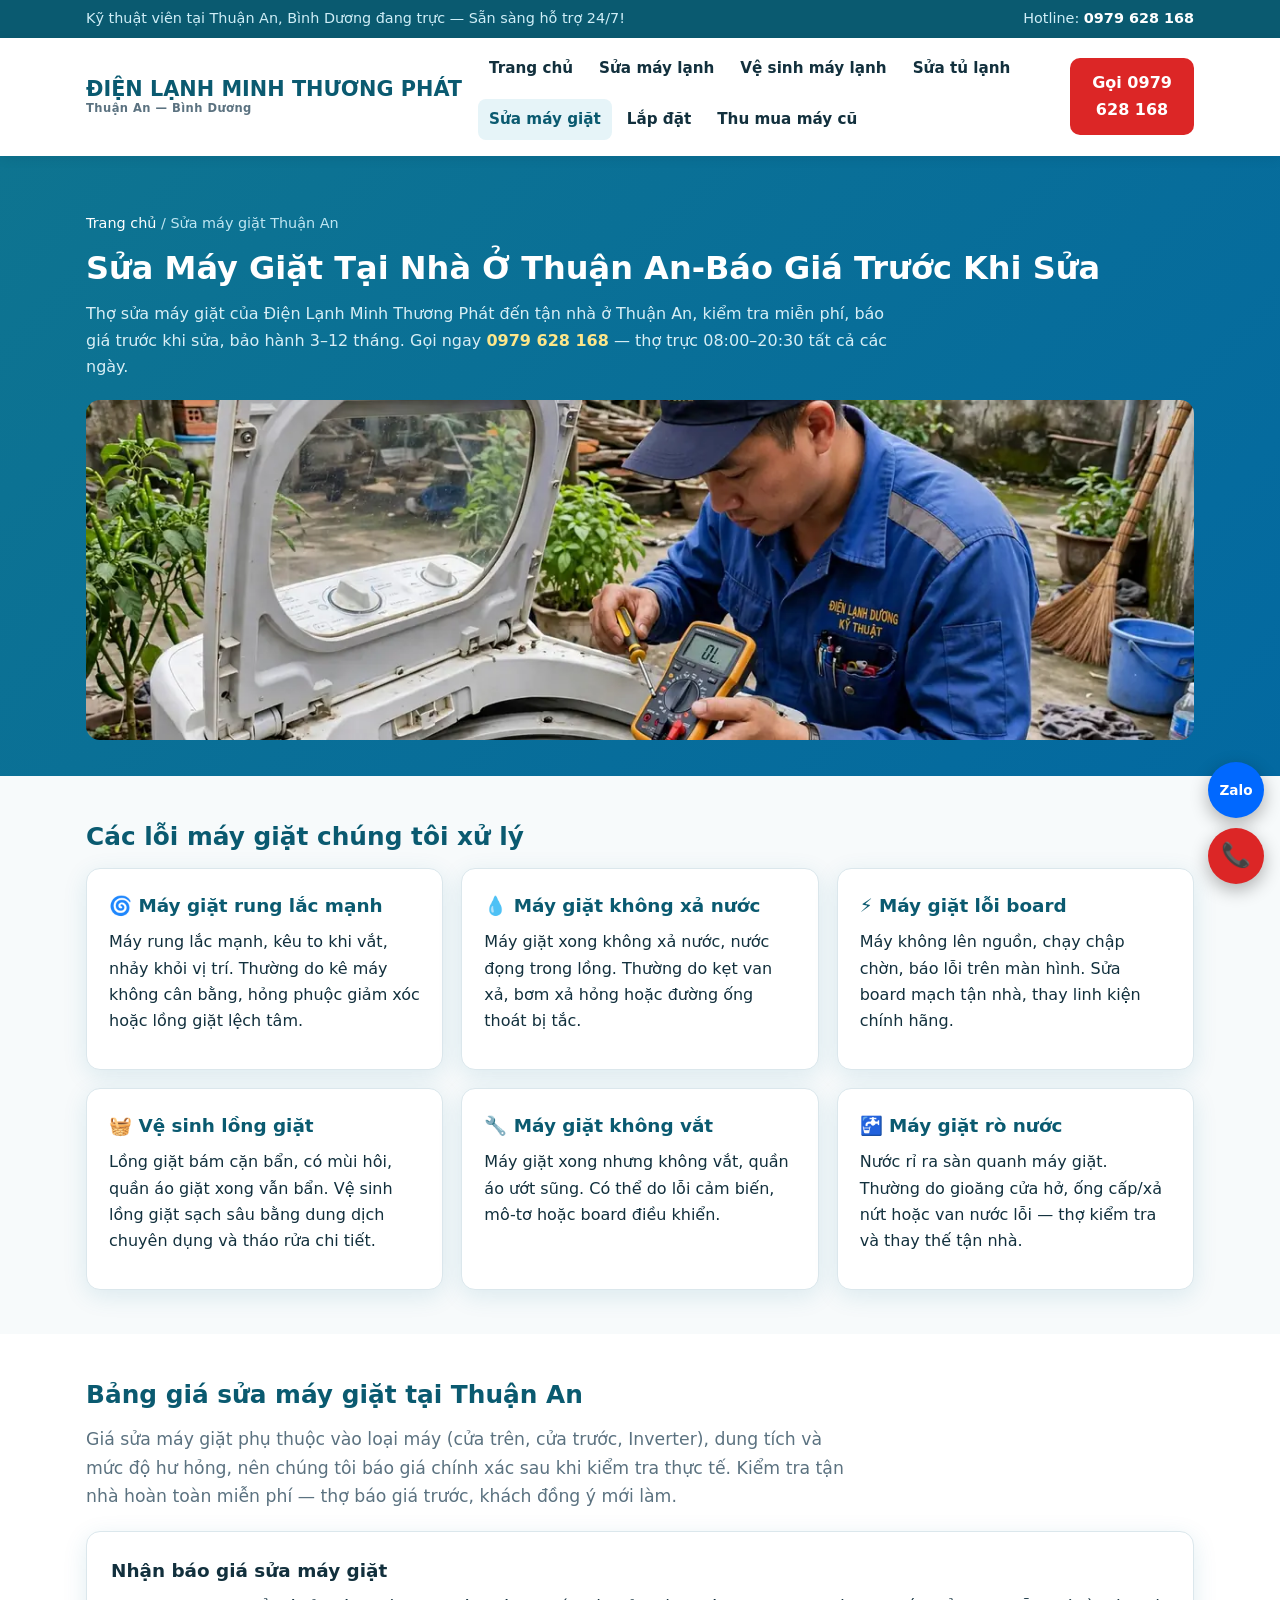
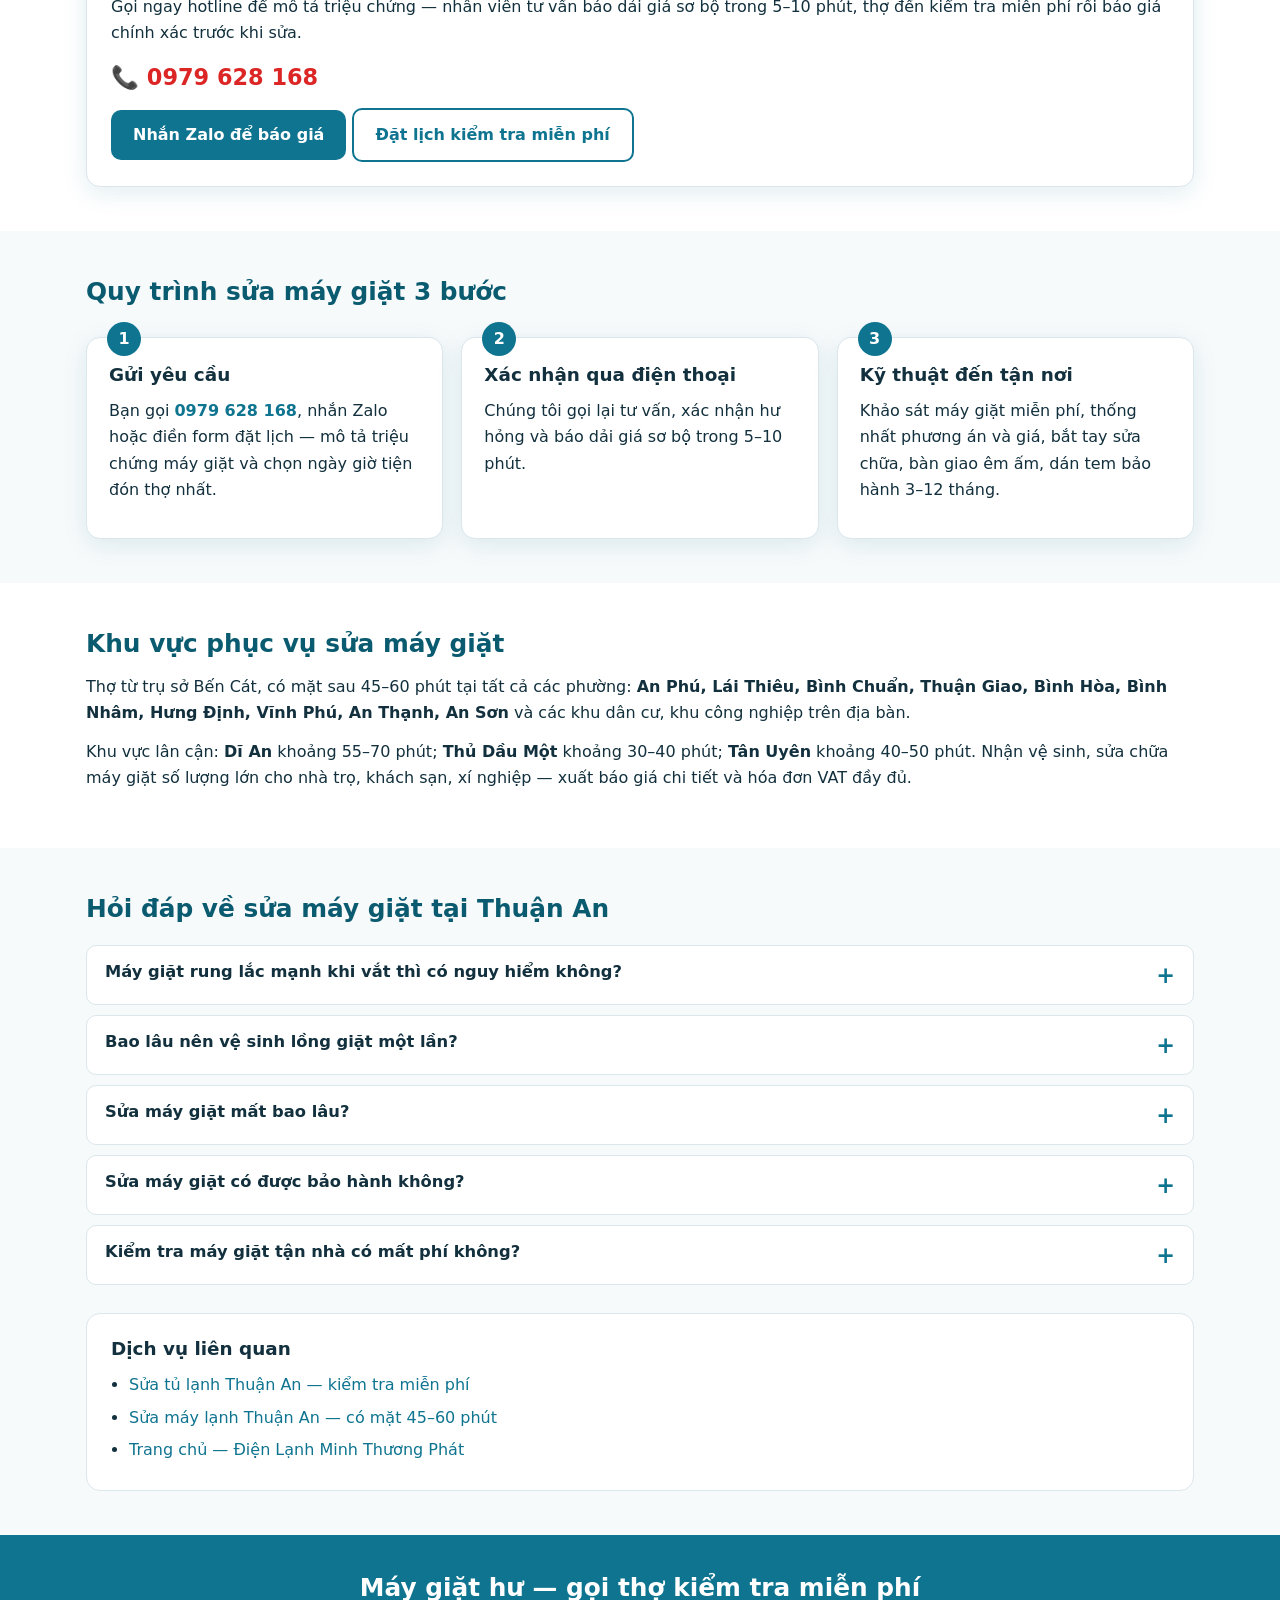
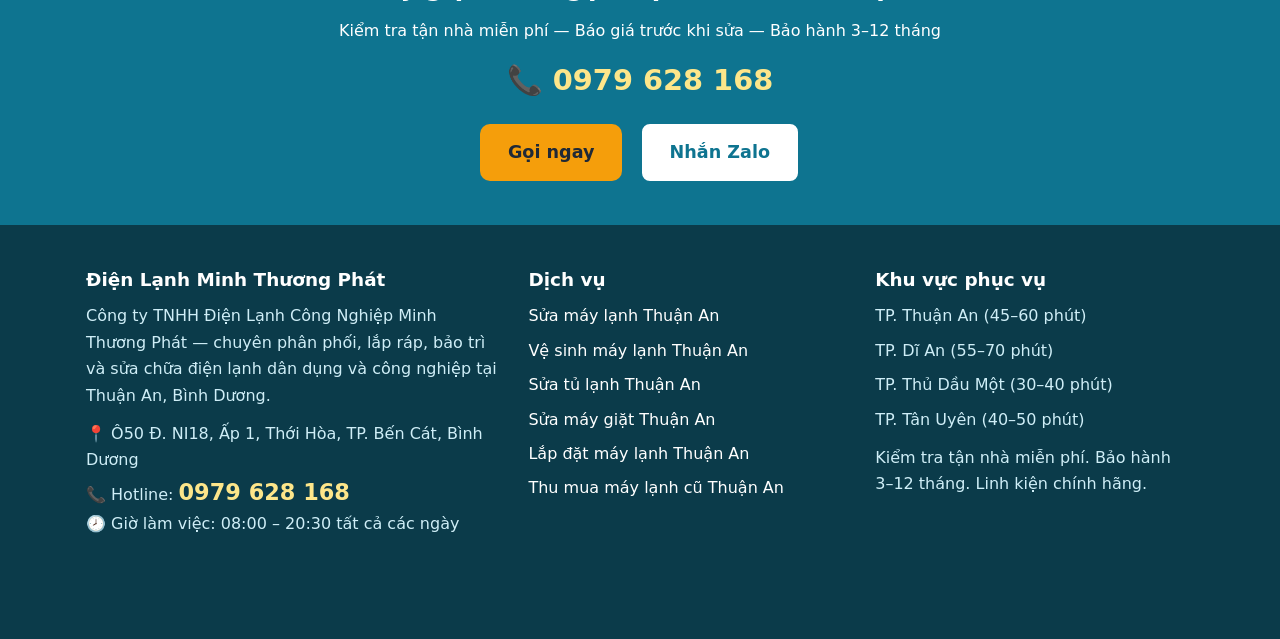
<file: sua-may-giat-thuan-an.html>
<!DOCTYPE html>
<html lang="vi">
<head>
  <meta charset="UTF-8">
  <meta name="viewport" content="width=device-width, initial-scale=1.0">
  <title>Sửa Máy Giặt Thuận An Tại Nhà | Minh Thương Phát</title>
  <meta name="description" content="Sửa máy giặt tại nhà ở Thuận An: vệ sinh lồng giặt, sửa board, rung lắc, kẹt van xả. Báo giá trước khi sửa. Gọi 0979 628 168.">
  <link rel="canonical" href="https://www.dienlanhminhthuongphat.vn/sua-may-giat-thuan-an">
  <meta property="og:type" content="website">
  <meta property="og:locale" content="vi_VN">
  <meta property="og:title" content="Sửa Máy Giặt Thuận An Tại Nhà | Minh Thương Phát">
  <meta property="og:description" content="Sửa máy giặt tại nhà ở Thuận An: vệ sinh lồng giặt, sửa board, rung lắc, kẹt van xả. Báo giá trước khi sửa. Gọi 0979 628 168.">
  <meta property="og:url" content="https://www.dienlanhminhthuongphat.vn/sua-may-giat-thuan-an">
  <meta property="og:image" content="https://www.dienlanhminhthuongphat.vn/assets/anh/sua-may-giat-thuan-an.webp">
  <meta name="theme-color" content="#0e7490">
    <link rel="icon" type="image/x-icon" href="/favicon.ico">
  <link rel="icon" type="image/png" sizes="192x192" href="/favicon-192.png">
  <link rel="apple-touch-icon" href="/apple-touch-icon.png">
<link rel="stylesheet" href="/assets/css/style.css">
</head>
<body>

<div class="topbar">
  <div class="container">
    <span>Kỹ thuật viên tại Thuận An, Bình Dương đang trực — Sẵn sàng hỗ trợ 24/7!</span>
    <span>Hotline: <a href="tel:0979628168">0979 628 168</a></span>
  </div>
</div>

<header class="site">
  <div class="container header-in">
    <a class="logo" href="/">ĐIỆN LẠNH MINH THƯƠNG PHÁT<small>Thuận An — Bình Dương</small></a>
    <button class="menu-btn" id="menuBtn" aria-label="Mở menu">☰</button>
    <nav class="main" id="mainNav">
      <ul>
        <li><a href="/">Trang chủ</a></li>
        <li><a href="/sua-may-lanh-thuan-an">Sửa máy lạnh</a></li>
        <li><a href="/ve-sinh-may-lanh-thuan-an">Vệ sinh máy lạnh</a></li>
        <li><a href="/sua-tu-lanh-thuan-an">Sửa tủ lạnh</a></li>
        <li><a href="/sua-may-giat-thuan-an" class="active">Sửa máy giặt</a></li>
        <li><a href="/lap-dat-may-lanh-thuan-an">Lắp đặt</a></li>
        <li><a href="/thu-mua-may-lanh-cu-thuan-an">Thu mua máy cũ</a></li>
      </ul>
    </nav>
    <div class="header-call">
      <a class="btn red" href="tel:0979628168">Gọi 0979 628 168</a>
    </div>
  </div>
</header>

<div class="page-hero">
  <div class="container">
    <p class="breadcrumb" style="color:#bfe6f2"><a href="/" style="color:#fff">Trang chủ</a> / Sửa máy giặt Thuận An</p>
    <h1>Sửa Máy Giặt Tại Nhà Ở Thuận An-Báo Giá Trước Khi Sửa</h1>
    <p>Thợ sửa máy giặt của Điện Lạnh Minh Thương Phát đến tận nhà ở Thuận An, kiểm tra miễn phí, báo giá trước khi sửa, bảo hành 3–12 tháng. Gọi ngay <a href="tel:0979628168" style="color:#fde68a;font-weight:800">0979 628 168</a> — thợ trực 08:00–20:30 tất cả các ngày.</p>
    <img src="/assets/anh/sua-may-giat-thuan-an.webp" alt="Kỹ thuật viên đang sửa máy giặt tại nhà ở Thuận An" width="1200" height="800">
  </div>
</div>

<section>
  <div class="container">
    <h2>Các lỗi máy giặt chúng tôi xử lý</h2>
    <div class="cards three">
      <div class="card"><h3>🌀 Máy giặt rung lắc mạnh</h3><p>Máy rung lắc mạnh, kêu to khi vắt, nhảy khỏi vị trí. Thường do kê máy không cân bằng, hỏng phuộc giảm xóc hoặc lồng giặt lệch tâm.</p></div>
      <div class="card"><h3>💧 Máy giặt không xả nước</h3><p>Máy giặt xong không xả nước, nước đọng trong lồng. Thường do kẹt van xả, bơm xả hỏng hoặc đường ống thoát bị tắc.</p></div>
      <div class="card"><h3>⚡ Máy giặt lỗi board</h3><p>Máy không lên nguồn, chạy chập chờn, báo lỗi trên màn hình. Sửa board mạch tận nhà, thay linh kiện chính hãng.</p></div>
      <div class="card"><h3>🧺 Vệ sinh lồng giặt</h3><p>Lồng giặt bám cặn bẩn, có mùi hôi, quần áo giặt xong vẫn bẩn. Vệ sinh lồng giặt sạch sâu bằng dung dịch chuyên dụng và tháo rửa chi tiết.</p></div>
      <div class="card"><h3>🔧 Máy giặt không vắt</h3><p>Máy giặt xong nhưng không vắt, quần áo ướt sũng. Có thể do lỗi cảm biến, mô-tơ hoặc board điều khiển.</p></div>
      <div class="card"><h3>🚰 Máy giặt rò nước</h3><p>Nước rỉ ra sàn quanh máy giặt. Thường do gioăng cửa hở, ống cấp/xả nứt hoặc van nước lỗi — thợ kiểm tra và thay thế tận nhà.</p></div>
    </div>
  </div>
</section>

<section class="section-alt">
  <div class="container">
    <h2>Bảng giá sửa máy giặt tại Thuận An</h2>
    <p class="lead">Giá sửa máy giặt phụ thuộc vào loại máy (cửa trên, cửa trước, Inverter), dung tích và mức độ hư hỏng, nên chúng tôi báo giá chính xác sau khi kiểm tra thực tế. Kiểm tra tận nhà hoàn toàn miễn phí — thợ báo giá trước, khách đồng ý mới làm.</p>
    <div class="tool" style="margin-top:20px">
      <h3>Nhận báo giá sửa máy giặt</h3>
      <p>Gọi ngay hotline để mô tả triệu chứng — nhân viên tư vấn báo dải giá sơ bộ trong 5–10 phút, thợ đến kiểm tra miễn phí rồi báo giá chính xác trước khi sửa.</p>
      <p style="font-size:1.4rem;font-weight:800;color:var(--red)">📞 <a href="tel:0979628168" style="color:var(--red)">0979 628 168</a></p>
      <a class="btn" href="https://zalo.me/0979628168" target="_blank" rel="noopener">Nhắn Zalo để báo giá</a>
      <a class="btn ghost" href="/#dat-lich-hen">Đặt lịch kiểm tra miễn phí</a>
    </div>
  </div>
</section>

<section>
  <div class="container">
    <h2>Quy trình sửa máy giặt 3 bước</h2>
    <div class="steps" style="margin-top:28px">
      <div class="step"><h3>Gửi yêu cầu</h3><p>Bạn gọi <a href="tel:0979628168"><strong>0979 628 168</strong></a>, nhắn Zalo hoặc điền form đặt lịch — mô tả triệu chứng máy giặt và chọn ngày giờ tiện đón thợ nhất.</p></div>
      <div class="step"><h3>Xác nhận qua điện thoại</h3><p>Chúng tôi gọi lại tư vấn, xác nhận hư hỏng và báo dải giá sơ bộ trong 5–10 phút.</p></div>
      <div class="step"><h3>Kỹ thuật đến tận nơi</h3><p>Khảo sát máy giặt miễn phí, thống nhất phương án và giá, bắt tay sửa chữa, bàn giao êm ấm, dán tem bảo hành 3–12 tháng.</p></div>
    </div>
  </div>
</section>

<section class="section-alt">
  <div class="container">
    <h2>Khu vực phục vụ sửa máy giặt</h2>
    <p>Thợ từ trụ sở Bến Cát, có mặt sau 45–60 phút tại tất cả các phường: <strong>An Phú, Lái Thiêu, Bình Chuẩn, Thuận Giao, Bình Hòa, Bình Nhâm, Hưng Định, Vĩnh Phú, An Thạnh, An Sơn</strong> và các khu dân cư, khu công nghiệp trên địa bàn.</p>
    <p>Khu vực lân cận: <strong>Dĩ An</strong> khoảng 55–70 phút; <strong>Thủ Dầu Một</strong> khoảng 30–40 phút; <strong>Tân Uyên</strong> khoảng 40–50 phút. Nhận vệ sinh, sửa chữa máy giặt số lượng lớn cho nhà trọ, khách sạn, xí nghiệp — xuất báo giá chi tiết và hóa đơn VAT đầy đủ.</p>
  </div>
</section>

<section>
  <div class="container">
    <h2>Hỏi đáp về sửa máy giặt tại Thuận An</h2>
    <div style="margin-top:20px">
      <div class="faq-item">
        <button class="faq-q" type="button">Máy giặt rung lắc mạnh khi vắt thì có nguy hiểm không?</button>
        <div class="faq-a"><p>Có. Rung lắc mạnh kéo dài làm lỏng ốc vít, lệch lồng giặt, nứt ống nước, thậm chí làm máy "nhảy" khỏi vị trí gây đổ vỡ. Nên gọi thợ kiểm tra sớm — kiểm tra tận nhà miễn phí.</p></div>
      </div>
      <div class="faq-item">
        <button class="faq-q" type="button">Bao lâu nên vệ sinh lồng giặt một lần?</button>
        <div class="faq-a"><p>Gia đình dùng thường xuyên nên vệ sinh lồng giặt 3–6 tháng/lần để tránh cặn bẩn, mùi hôi bám vào quần áo. Nhà trọ, khách sạn dùng liên tục nên vệ sinh thường xuyên hơn.</p></div>
      </div>
      <div class="faq-item">
        <button class="faq-q" type="button">Sửa máy giặt mất bao lâu?</button>
        <div class="faq-a"><p>Đa số ca như thay van xả, vệ sinh lồng, chỉnh cân bằng đều xong trong 1 lần tới, khoảng 45–90 phút. Ca sửa board hoặc thay mô-tơ thợ sẽ báo thời gian cụ thể trước khi làm.</p></div>
      </div>
      <div class="faq-item">
        <button class="faq-q" type="button">Sửa máy giặt có được bảo hành không?</button>
        <div class="faq-a"><p>Có. Sau khi sửa bàn giao, thợ dán tem bảo hành và phiếu ký, bảo hành 3–12 tháng tùy hạng mục. Bất kì sự cố phát sinh lại trong thời gian bảo hành, chúng tôi xử lý miễn phí 100%.</p></div>
      </div>
      <div class="faq-item">
        <button class="faq-q" type="button">Kiểm tra máy giặt tận nhà có mất phí không?</button>
        <div class="faq-a"><p>Không. Minh Thương Phát kiểm tra tận nhà miễn phí, chỉ tính phí khi khách đồng ý sửa chữa.</p></div>
      </div>
    </div>
    <div class="related" style="margin-top:28px">
      <h3>Dịch vụ liên quan</h3>
      <ul>
        <li><a href="/sua-tu-lanh-thuan-an">Sửa tủ lạnh Thuận An — kiểm tra miễn phí</a></li>
        <li><a href="/sua-may-lanh-thuan-an">Sửa máy lạnh Thuận An — có mặt 45–60 phút</a></li>
        <li><a href="/">Trang chủ — Điện Lạnh Minh Thương Phát</a></li>
      </ul>
    </div>
  </div>
</section>

<div class="cta-band">
  <div class="container">
    <h2>Máy giặt hư — gọi thợ kiểm tra miễn phí</h2>
    <p>Kiểm tra tận nhà miễn phí — Báo giá trước khi sửa — Bảo hành 3–12 tháng</p>
    <p class="hotline-big">📞 0979 628 168</p>
    <a class="btn orange big" href="tel:0979628168">Gọi ngay</a>
    <a class="btn ghost big" href="https://zalo.me/0979628168" target="_blank" rel="noopener">Nhắn Zalo</a>
  </div>
</div>

<footer>
  <div class="container footer-grid">
    <div>
      <h3>Điện Lạnh Minh Thương Phát</h3>
      <p>Công ty TNHH Điện Lạnh Công Nghiệp Minh Thương Phát — chuyên phân phối, lắp ráp, bảo trì và sửa chữa điện lạnh dân dụng và công nghiệp tại Thuận An, Bình Dương.</p>
      <p>📍 Ô50 Đ. NI18, Ấp 1, Thới Hòa, TP. Bến Cát, Bình Dương<br>
      📞 Hotline: <a class="hotline" href="tel:0979628168">0979 628 168</a><br>
      🕗 Giờ làm việc: 08:00 – 20:30 tất cả các ngày</p>
    </div>
    <div>
      <h3>Dịch vụ</h3>
      <ul>
        <li><a href="/sua-may-lanh-thuan-an">Sửa máy lạnh Thuận An</a></li>
        <li><a href="/ve-sinh-may-lanh-thuan-an">Vệ sinh máy lạnh Thuận An</a></li>
        <li><a href="/sua-tu-lanh-thuan-an">Sửa tủ lạnh Thuận An</a></li>
        <li><a href="/sua-may-giat-thuan-an">Sửa máy giặt Thuận An</a></li>
        <li><a href="/lap-dat-may-lanh-thuan-an">Lắp đặt máy lạnh Thuận An</a></li>
        <li><a href="/thu-mua-may-lanh-cu-thuan-an">Thu mua máy lạnh cũ Thuận An</a></li>
      </ul>
    </div>
    <div>
      <h3>Khu vực phục vụ</h3>
      <ul>
        <li>TP. Thuận An (45–60 phút)</li>
        <li>TP. Dĩ An (55–70 phút)</li>
        <li>TP. Thủ Dầu Một (30–40 phút)</li>
        <li>TP. Tân Uyên (40–50 phút)</li>
      </ul>
      <p>Kiểm tra tận nhà miễn phí. Bảo hành 3–12 tháng. Linh kiện chính hãng.</p>
    </div>
  </div>
</footer>

<div class="float-call">
  <a class="zalo" href="https://zalo.me/0979628168" target="_blank" rel="noopener" aria-label="Nhắn Zalo">Zalo</a>
  <a class="call" href="tel:0979628168" aria-label="Gọi hotline">📞</a>
</div>

<script src="/assets/js/main.js"></script>
<script type="application/ld+json">
{
  "@context": "https://schema.org",
  "@type": "Service",
  "name": "Sửa máy giặt tại Thuận An",
  "serviceType": "Sửa chữa máy giặt",
  "provider": {
    "@type": "HVACBusiness",
    "name": "Điện Lạnh Minh Thương Phát",
    "telephone": "+84979628168",
    "address": {
      "@type": "PostalAddress",
      "streetAddress": "Ô50 Đ. NI18, Ấp 1, Thới Hòa",
      "addressLocality": "Bến Cát",
      "addressRegion": "Bình Dương",
      "addressCountry": "VN"
    }
  },
  "areaServed": ["Thuận An", "Dĩ An", "Thủ Dầu Một", "Tân Uyên"],
  "url": "https://www.dienlanhminhthuongphat.vn/sua-may-giat-thuan-an"
}
</script>
</body>
</html>
</file>
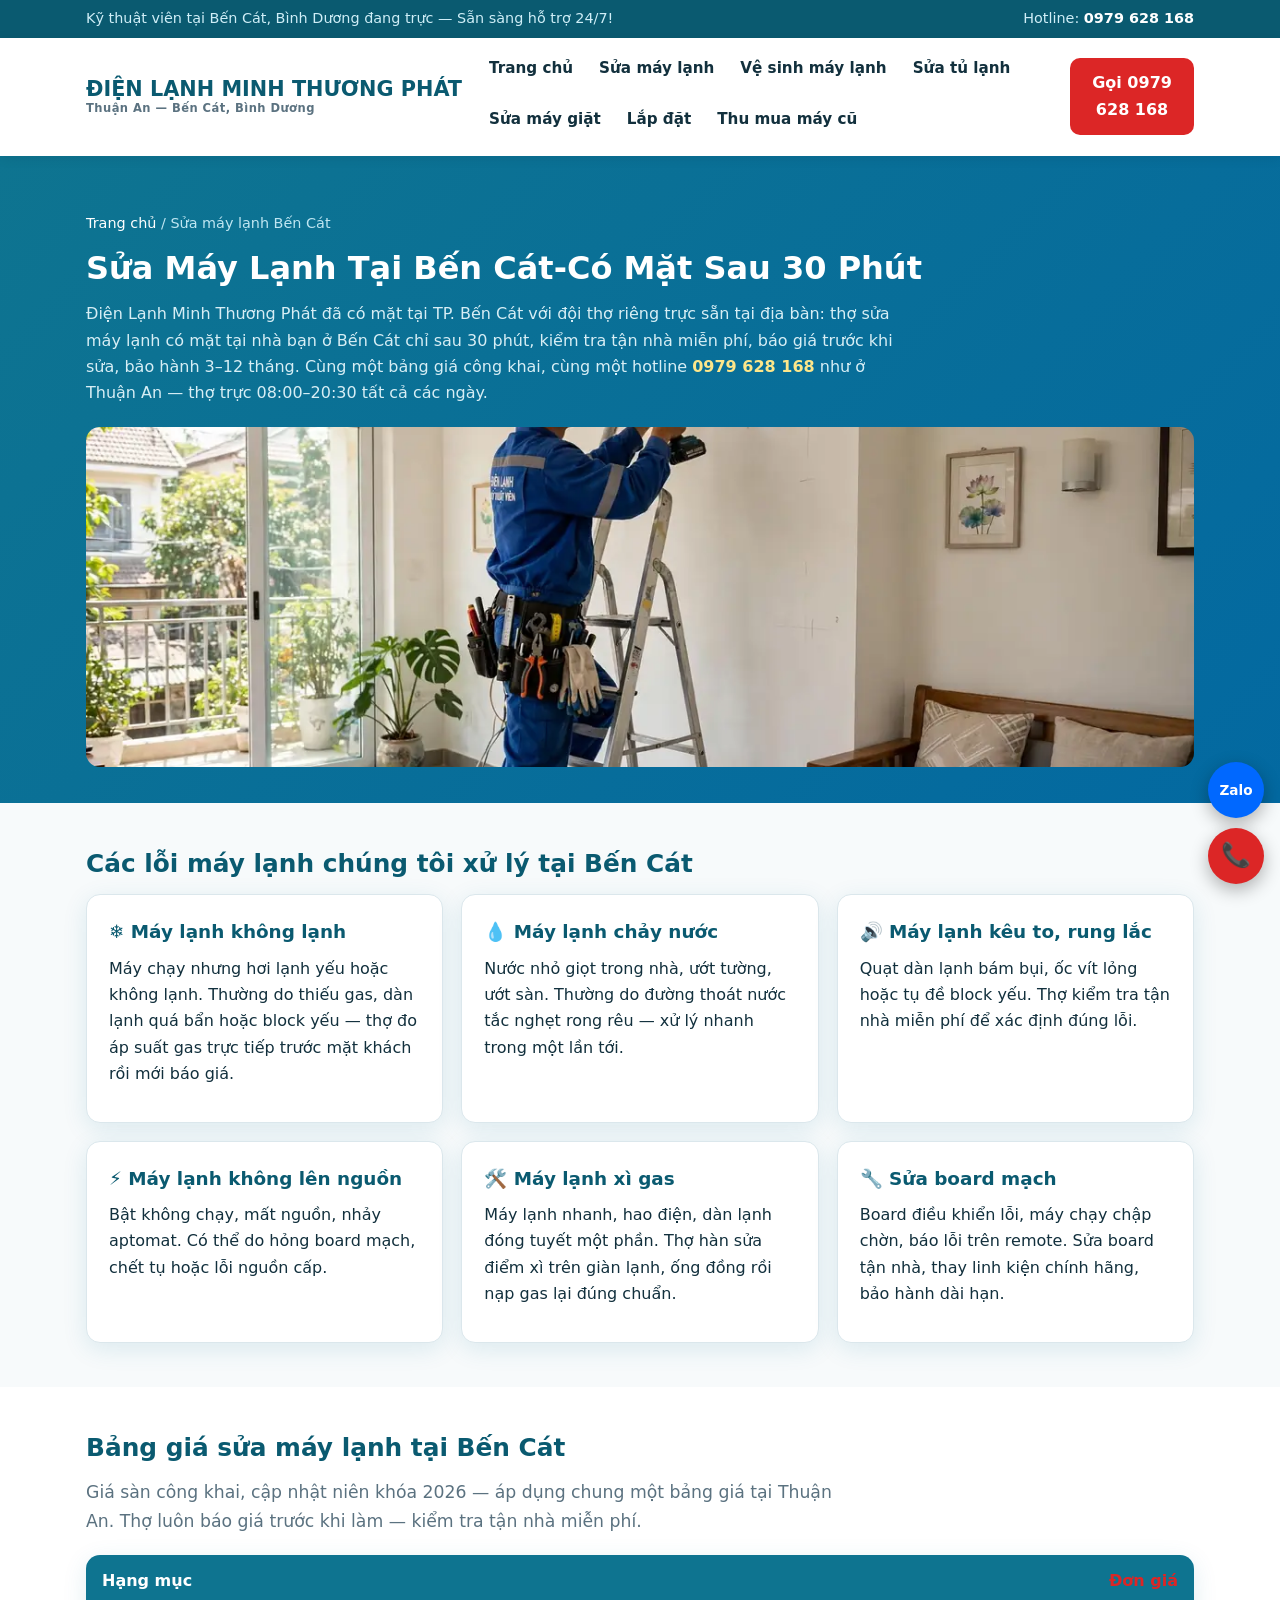
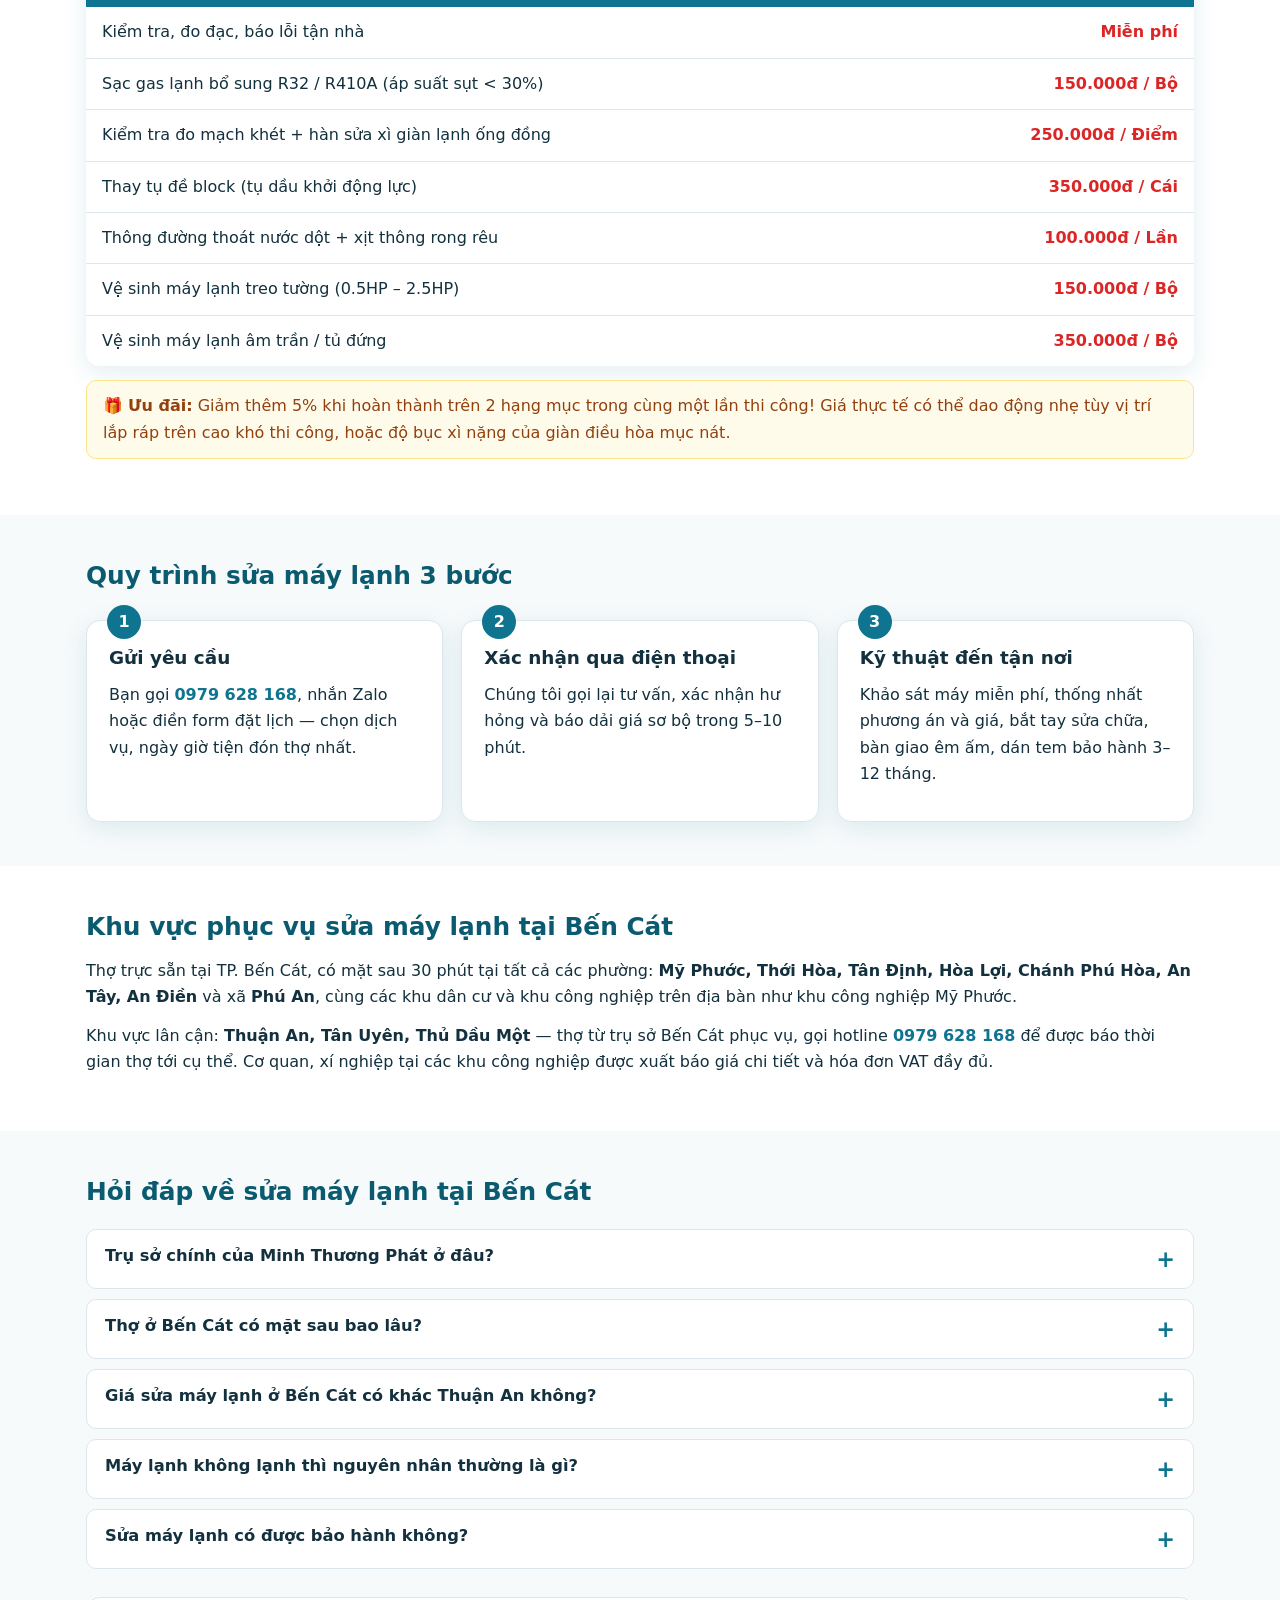
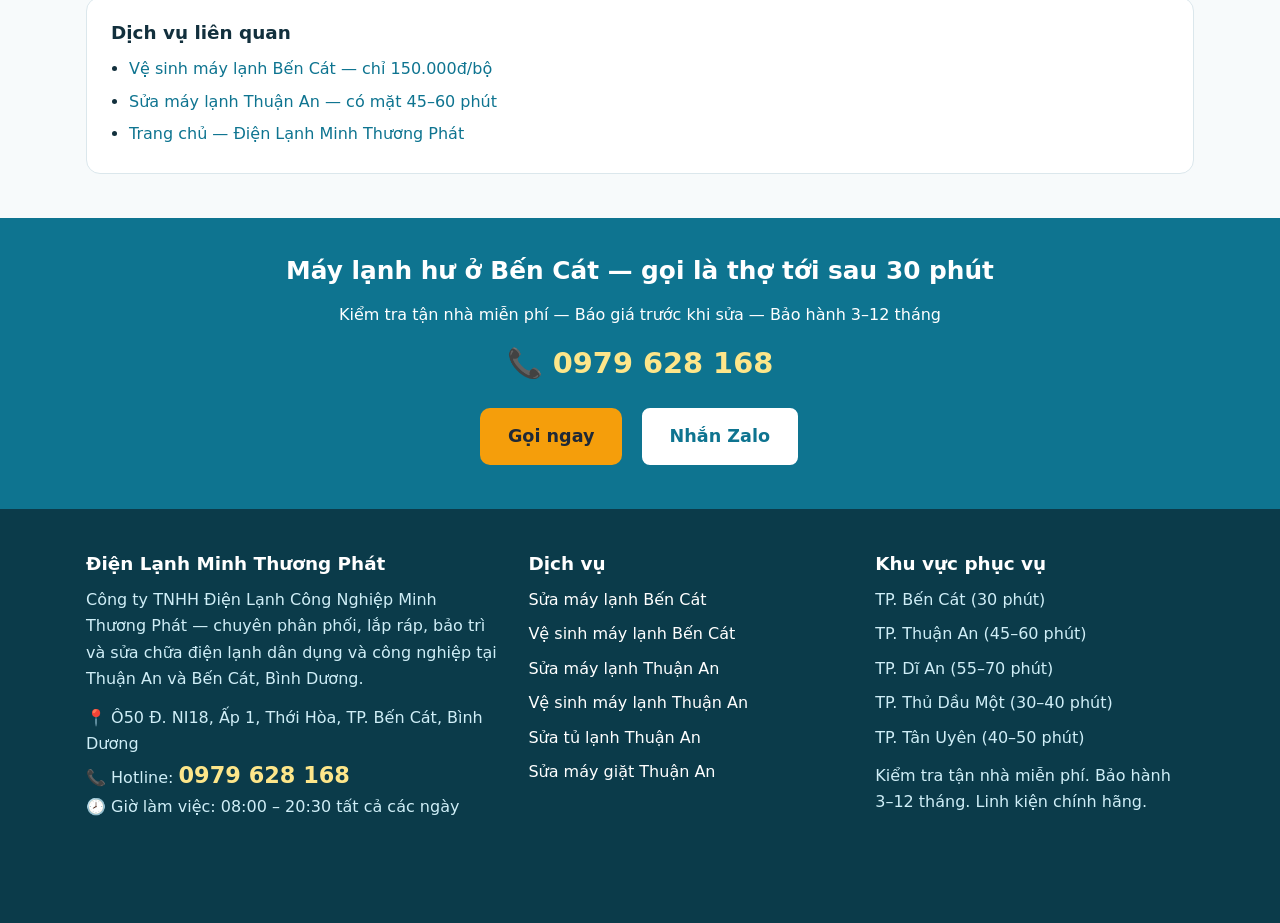
<file: sua-may-lanh-ben-cat.html>
<!DOCTYPE html>
<html lang="vi">
<head>
  <meta charset="UTF-8">
  <meta name="viewport" content="width=device-width, initial-scale=1.0">
  <title>Sửa Máy Lạnh Bến Cát | Có Mặt 30 Phút-Minh Thương Phát</title>
  <meta name="description" content="Thợ sửa máy lạnh tại Bến Cát có mặt sau 30 phút, kiểm tra tận nhà miễn phí, báo giá trước khi sửa, bảo hành 3-12 tháng. Gọi 0979 628 168.">
  <link rel="canonical" href="https://www.dienlanhminhthuongphat.vn/sua-may-lanh-ben-cat">
  <meta property="og:type" content="website">
  <meta property="og:locale" content="vi_VN">
  <meta property="og:title" content="Sửa Máy Lạnh Bến Cát | Có Mặt 30 Phút-Minh Thương Phát">
  <meta property="og:description" content="Thợ sửa máy lạnh tại Bến Cát có mặt sau 30 phút, kiểm tra tận nhà miễn phí, báo giá trước khi sửa, bảo hành 3-12 tháng. Gọi 0979 628 168.">
  <meta property="og:url" content="https://www.dienlanhminhthuongphat.vn/sua-may-lanh-ben-cat">
  <meta property="og:image" content="https://www.dienlanhminhthuongphat.vn/assets/anh/tho-lap-dat-may-lanh-thuan-an.webp">
  <meta name="theme-color" content="#0e7490">
    <link rel="icon" type="image/x-icon" href="/favicon.ico">
  <link rel="icon" type="image/png" sizes="192x192" href="/favicon-192.png">
  <link rel="apple-touch-icon" href="/apple-touch-icon.png">
<link rel="stylesheet" href="/assets/css/style.css">
</head>
<body>

<div class="topbar">
  <div class="container">
    <span>Kỹ thuật viên tại Bến Cát, Bình Dương đang trực — Sẵn sàng hỗ trợ 24/7!</span>
    <span>Hotline: <a href="tel:0979628168">0979 628 168</a></span>
  </div>
</div>

<header class="site">
  <div class="container header-in">
    <a class="logo" href="/">ĐIỆN LẠNH MINH THƯƠNG PHÁT<small>Thuận An — Bến Cát, Bình Dương</small></a>
    <button class="menu-btn" id="menuBtn" aria-label="Mở menu">☰</button>
    <nav class="main" id="mainNav">
      <ul>
        <li><a href="/">Trang chủ</a></li>
        <li><a href="/sua-may-lanh-thuan-an">Sửa máy lạnh</a></li>
        <li><a href="/ve-sinh-may-lanh-thuan-an">Vệ sinh máy lạnh</a></li>
        <li><a href="/sua-tu-lanh-thuan-an">Sửa tủ lạnh</a></li>
        <li><a href="/sua-may-giat-thuan-an">Sửa máy giặt</a></li>
        <li><a href="/lap-dat-may-lanh-thuan-an">Lắp đặt</a></li>
        <li><a href="/thu-mua-may-lanh-cu-thuan-an">Thu mua máy cũ</a></li>
      </ul>
    </nav>
    <div class="header-call">
      <a class="btn red" href="tel:0979628168">Gọi 0979 628 168</a>
    </div>
  </div>
</header>

<div class="page-hero">
  <div class="container">
    <p class="breadcrumb" style="color:#bfe6f2"><a href="/" style="color:#fff">Trang chủ</a> / Sửa máy lạnh Bến Cát</p>
    <h1>Sửa Máy Lạnh Tại Bến Cát-Có Mặt Sau 30 Phút</h1>
    <p>Điện Lạnh Minh Thương Phát đã có mặt tại TP. Bến Cát với đội thợ riêng trực sẵn tại địa bàn: thợ sửa máy lạnh có mặt tại nhà bạn ở Bến Cát chỉ sau 30 phút, kiểm tra tận nhà miễn phí, báo giá trước khi sửa, bảo hành 3–12 tháng. Cùng một bảng giá công khai, cùng một hotline <a href="tel:0979628168" style="color:#fde68a;font-weight:800">0979 628 168</a> như ở Thuận An — thợ trực 08:00–20:30 tất cả các ngày.</p>
    <img src="/assets/anh/tho-lap-dat-may-lanh-thuan-an.webp" alt="Kỹ thuật viên đang sửa máy lạnh treo tường tại nhà ở Bến Cát" width="1200" height="800">
  </div>
</div>

<section>
  <div class="container">
    <h2>Các lỗi máy lạnh chúng tôi xử lý tại Bến Cát</h2>
    <div class="cards three">
      <div class="card"><h3>❄️ Máy lạnh không lạnh</h3><p>Máy chạy nhưng hơi lạnh yếu hoặc không lạnh. Thường do thiếu gas, dàn lạnh quá bẩn hoặc block yếu — thợ đo áp suất gas trực tiếp trước mặt khách rồi mới báo giá.</p></div>
      <div class="card"><h3>💧 Máy lạnh chảy nước</h3><p>Nước nhỏ giọt trong nhà, ướt tường, ướt sàn. Thường do đường thoát nước tắc nghẹt rong rêu — xử lý nhanh trong một lần tới.</p></div>
      <div class="card"><h3>🔊 Máy lạnh kêu to, rung lắc</h3><p>Quạt dàn lạnh bám bụi, ốc vít lỏng hoặc tụ đề block yếu. Thợ kiểm tra tận nhà miễn phí để xác định đúng lỗi.</p></div>
      <div class="card"><h3>⚡ Máy lạnh không lên nguồn</h3><p>Bật không chạy, mất nguồn, nhảy aptomat. Có thể do hỏng board mạch, chết tụ hoặc lỗi nguồn cấp.</p></div>
      <div class="card"><h3>🛠️ Máy lạnh xì gas</h3><p>Máy lạnh nhanh, hao điện, dàn lạnh đóng tuyết một phần. Thợ hàn sửa điểm xì trên giàn lạnh, ống đồng rồi nạp gas lại đúng chuẩn.</p></div>
      <div class="card"><h3>🔧 Sửa board mạch</h3><p>Board điều khiển lỗi, máy chạy chập chờn, báo lỗi trên remote. Sửa board tận nhà, thay linh kiện chính hãng, bảo hành dài hạn.</p></div>
    </div>
  </div>
</section>

<section class="section-alt">
  <div class="container">
    <h2>Bảng giá sửa máy lạnh tại Bến Cát</h2>
    <p class="lead">Giá sàn công khai, cập nhật niên khóa 2026 — áp dụng chung một bảng giá tại Thuận An. Thợ luôn báo giá trước khi làm — kiểm tra tận nhà miễn phí.</p>
    <table class="price" style="margin-top:20px">
      <thead><tr><th>Hạng mục</th><th>Đơn giá</th></tr></thead>
      <tbody>
        <tr><td>Kiểm tra, đo đạc, báo lỗi tận nhà</td><td>Miễn phí</td></tr>
        <tr><td>Sạc gas lạnh bổ sung R32 / R410A (áp suất sụt &lt; 30%)</td><td>150.000đ / Bộ</td></tr>
        <tr><td>Kiểm tra đo mạch khét + hàn sửa xì giàn lạnh ống đồng</td><td>250.000đ / Điểm</td></tr>
        <tr><td>Thay tụ đề block (tụ dầu khởi động lực)</td><td>350.000đ / Cái</td></tr>
        <tr><td>Thông đường thoát nước dột + xịt thông rong rêu</td><td>100.000đ / Lần</td></tr>
        <tr><td>Vệ sinh máy lạnh treo tường (0.5HP – 2.5HP)</td><td>150.000đ / Bộ</td></tr>
        <tr><td>Vệ sinh máy lạnh âm trần / tủ đứng</td><td>350.000đ / Bộ</td></tr>
      </tbody>
    </table>
    <p class="note">🎁 <strong>Ưu đãi:</strong> Giảm thêm 5% khi hoàn thành trên 2 hạng mục trong cùng một lần thi công! Giá thực tế có thể dao động nhẹ tùy vị trí lắp ráp trên cao khó thi công, hoặc độ bục xì nặng của giàn điều hòa mục nát.</p>
  </div>
</section>

<section>
  <div class="container">
    <h2>Quy trình sửa máy lạnh 3 bước</h2>
    <div class="steps" style="margin-top:28px">
      <div class="step"><h3>Gửi yêu cầu</h3><p>Bạn gọi <a href="tel:0979628168"><strong>0979 628 168</strong></a>, nhắn Zalo hoặc điền form đặt lịch — chọn dịch vụ, ngày giờ tiện đón thợ nhất.</p></div>
      <div class="step"><h3>Xác nhận qua điện thoại</h3><p>Chúng tôi gọi lại tư vấn, xác nhận hư hỏng và báo dải giá sơ bộ trong 5–10 phút.</p></div>
      <div class="step"><h3>Kỹ thuật đến tận nơi</h3><p>Khảo sát máy miễn phí, thống nhất phương án và giá, bắt tay sửa chữa, bàn giao êm ấm, dán tem bảo hành 3–12 tháng.</p></div>
    </div>
  </div>
</section>

<section class="section-alt">
  <div class="container">
    <h2>Khu vực phục vụ sửa máy lạnh tại Bến Cát</h2>
    <p>Thợ trực sẵn tại TP. Bến Cát, có mặt sau 30 phút tại tất cả các phường: <strong>Mỹ Phước, Thới Hòa, Tân Định, Hòa Lợi, Chánh Phú Hòa, An Tây, An Điền</strong> và xã <strong>Phú An</strong>, cùng các khu dân cư và khu công nghiệp trên địa bàn như khu công nghiệp Mỹ Phước.</p>
    <p>Khu vực lân cận: <strong>Thuận An, Tân Uyên, Thủ Dầu Một</strong> — thợ từ trụ sở Bến Cát phục vụ, gọi hotline <a href="tel:0979628168"><strong>0979 628 168</strong></a> để được báo thời gian thợ tới cụ thể. Cơ quan, xí nghiệp tại các khu công nghiệp được xuất báo giá chi tiết và hóa đơn VAT đầy đủ.</p>
  </div>
</section>

<section>
  <div class="container">
    <h2>Hỏi đáp về sửa máy lạnh tại Bến Cát</h2>
    <div style="margin-top:20px">
      <div class="faq-item">
        <button class="faq-q" type="button">Trụ sở chính của Minh Thương Phát ở đâu?</button>
        <div class="faq-a"><p>Có. Minh Thương Phát vừa mở chi nhánh tại TP. Bến Cát với đội thợ trực sẵn tại địa bàn. Chi nhánh Bến Cát dùng chung bảng giá, chung quy trình và chung hotline 0979 628 168 với trụ sở Bến Cát.</p></div>
      </div>
      <div class="faq-item">
        <button class="faq-q" type="button">Thợ ở Bến Cát có mặt sau bao lâu?</button>
        <div class="faq-a"><p>Thợ trực sẵn tại Bến Cát nên có mặt sau khoảng 30 phút tại các phường Mỹ Phước, Thới Hòa, Tân Định, Hòa Lợi, Chánh Phú Hòa, An Tây, An Điền và xã Phú An. Kiểm tra tận nhà miễn phí, chỉ tính phí khi khách đồng ý sửa chữa.</p></div>
      </div>
      <div class="faq-item">
        <button class="faq-q" type="button">Giá sửa máy lạnh ở Bến Cát có khác Thuận An không?</button>
        <div class="faq-a"><p>Không. Bến Cát và Thuận An áp dụng chung một bảng giá công khai: sạc gas bổ sung 150.000đ/bộ, hàn xì giàn 250.000đ/điểm, thay tụ block 350.000đ/cái, vệ sinh treo tường 150.000đ/bộ. Thợ luôn báo giá trước khi làm.</p></div>
      </div>
      <div class="faq-item">
        <button class="faq-q" type="button">Máy lạnh không lạnh thì nguyên nhân thường là gì?</button>
        <div class="faq-a"><p>Thường gặp nhất là thiếu gas hoặc dàn lạnh quá bẩn. Thợ của chúng tôi đo áp suất gas trực tiếp trước mặt khách để xác định đúng nguyên nhân, rồi mới báo giá — không vẽ bệnh, không thổi giá.</p></div>
      </div>
      <div class="faq-item">
        <button class="faq-q" type="button">Sửa máy lạnh có được bảo hành không?</button>
        <div class="faq-a"><p>Có. Sau khi sửa bàn giao, thợ dán tem bảo hành và phiếu ký, bảo hành 3–12 tháng tùy hạng mục. Bất kì sự cố phát sinh lại trong thời gian bảo hành, chúng tôi xử lý miễn phí 100%.</p></div>
      </div>
    </div>
    <div class="related" style="margin-top:28px">
      <h3>Dịch vụ liên quan</h3>
      <ul>
        <li><a href="/ve-sinh-may-lanh-ben-cat">Vệ sinh máy lạnh Bến Cát — chỉ 150.000đ/bộ</a></li>
        <li><a href="/sua-may-lanh-thuan-an">Sửa máy lạnh Thuận An — có mặt 45–60 phút</a></li>
        <li><a href="/">Trang chủ — Điện Lạnh Minh Thương Phát</a></li>
      </ul>
    </div>
  </div>
</section>

<div class="cta-band">
  <div class="container">
    <h2>Máy lạnh hư ở Bến Cát — gọi là thợ tới sau 30 phút</h2>
    <p>Kiểm tra tận nhà miễn phí — Báo giá trước khi sửa — Bảo hành 3–12 tháng</p>
    <p class="hotline-big">📞 0979 628 168</p>
    <a class="btn orange big" href="tel:0979628168">Gọi ngay</a>
    <a class="btn ghost big" href="https://zalo.me/0979628168" target="_blank" rel="noopener">Nhắn Zalo</a>
  </div>
</div>

<footer>
  <div class="container footer-grid">
    <div>
      <h3>Điện Lạnh Minh Thương Phát</h3>
      <p>Công ty TNHH Điện Lạnh Công Nghiệp Minh Thương Phát — chuyên phân phối, lắp ráp, bảo trì và sửa chữa điện lạnh dân dụng và công nghiệp tại Thuận An và Bến Cát, Bình Dương.</p>
      <p>📍 Ô50 Đ. NI18, Ấp 1, Thới Hòa, TP. Bến Cát, Bình Dương<br>
      📞 Hotline: <a class="hotline" href="tel:0979628168">0979 628 168</a><br>
      🕗 Giờ làm việc: 08:00 – 20:30 tất cả các ngày</p>
    </div>
    <div>
      <h3>Dịch vụ</h3>
      <ul>
        <li><a href="/sua-may-lanh-ben-cat">Sửa máy lạnh Bến Cát</a></li>
        <li><a href="/ve-sinh-may-lanh-ben-cat">Vệ sinh máy lạnh Bến Cát</a></li>
        <li><a href="/sua-may-lanh-thuan-an">Sửa máy lạnh Thuận An</a></li>
        <li><a href="/ve-sinh-may-lanh-thuan-an">Vệ sinh máy lạnh Thuận An</a></li>
        <li><a href="/sua-tu-lanh-thuan-an">Sửa tủ lạnh Thuận An</a></li>
        <li><a href="/sua-may-giat-thuan-an">Sửa máy giặt Thuận An</a></li>
      </ul>
    </div>
    <div>
      <h3>Khu vực phục vụ</h3>
      <ul>
        <li>TP. Bến Cát (30 phút)</li>
        <li>TP. Thuận An (45–60 phút)</li>
        <li>TP. Dĩ An (55–70 phút)</li>
        <li>TP. Thủ Dầu Một (30–40 phút)</li>
        <li>TP. Tân Uyên (40–50 phút)</li>
      </ul>
      <p>Kiểm tra tận nhà miễn phí. Bảo hành 3–12 tháng. Linh kiện chính hãng.</p>
    </div>
  </div>
</footer>

<div class="float-call">
  <a class="zalo" href="https://zalo.me/0979628168" target="_blank" rel="noopener" aria-label="Nhắn Zalo">Zalo</a>
  <a class="call" href="tel:0979628168" aria-label="Gọi hotline">📞</a>
</div>

<script src="/assets/js/main.js"></script>
<script type="application/ld+json">
{
  "@context": "https://schema.org",
  "@type": "Service",
  "name": "Sửa máy lạnh tại Bến Cát",
  "serviceType": "Sửa chữa máy lạnh",
  "provider": {
    "@type": "HVACBusiness",
    "name": "Điện Lạnh Minh Thương Phát",
    "telephone": "+84979628168",
    "address": {
      "@type": "PostalAddress",
      "streetAddress": "Ô50 Đ. NI18, Ấp 1, Thới Hòa",
      "addressLocality": "Bến Cát",
      "addressRegion": "Bình Dương",
      "addressCountry": "VN"
    }
  },
  "areaServed": ["Bến Cát", "Thuận An", "Tân Uyên", "Thủ Dầu Một"],
  "url": "https://www.dienlanhminhthuongphat.vn/sua-may-lanh-ben-cat"
}
</script>
</body>
</html>
</file>
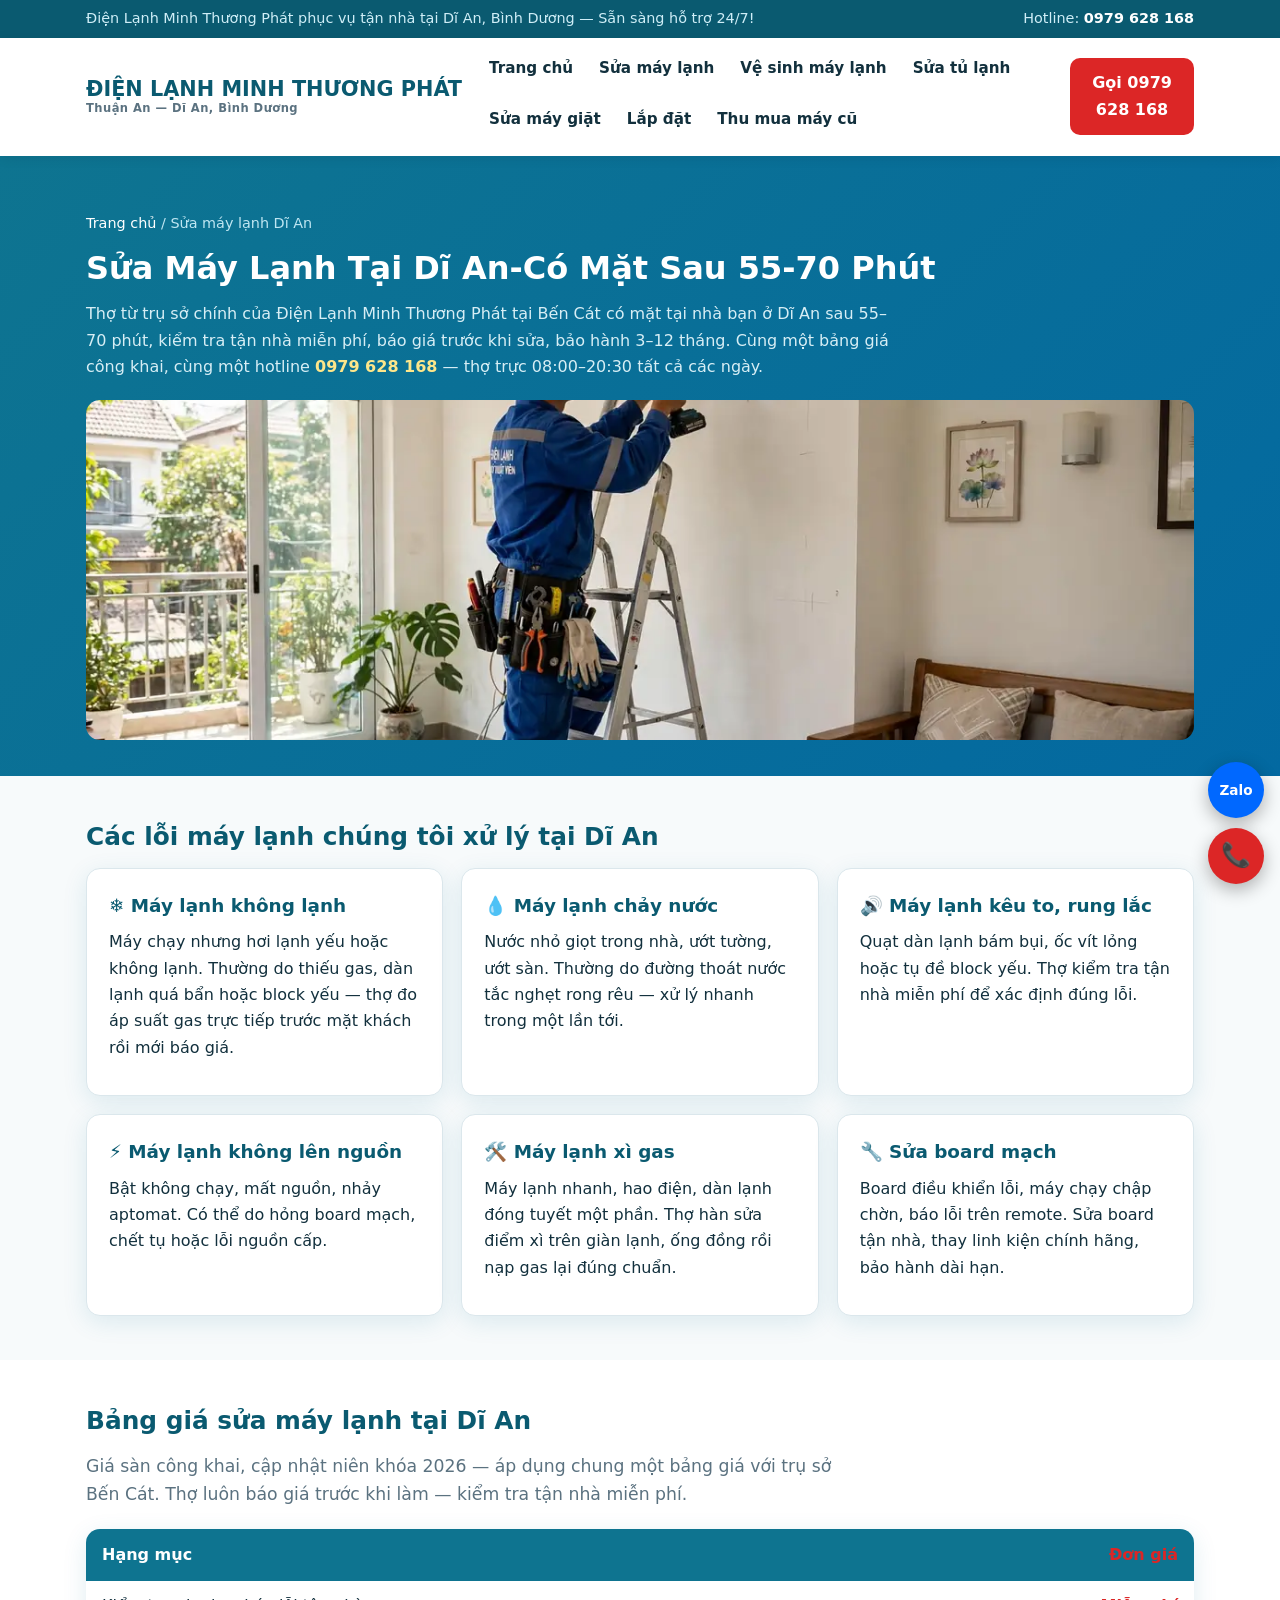
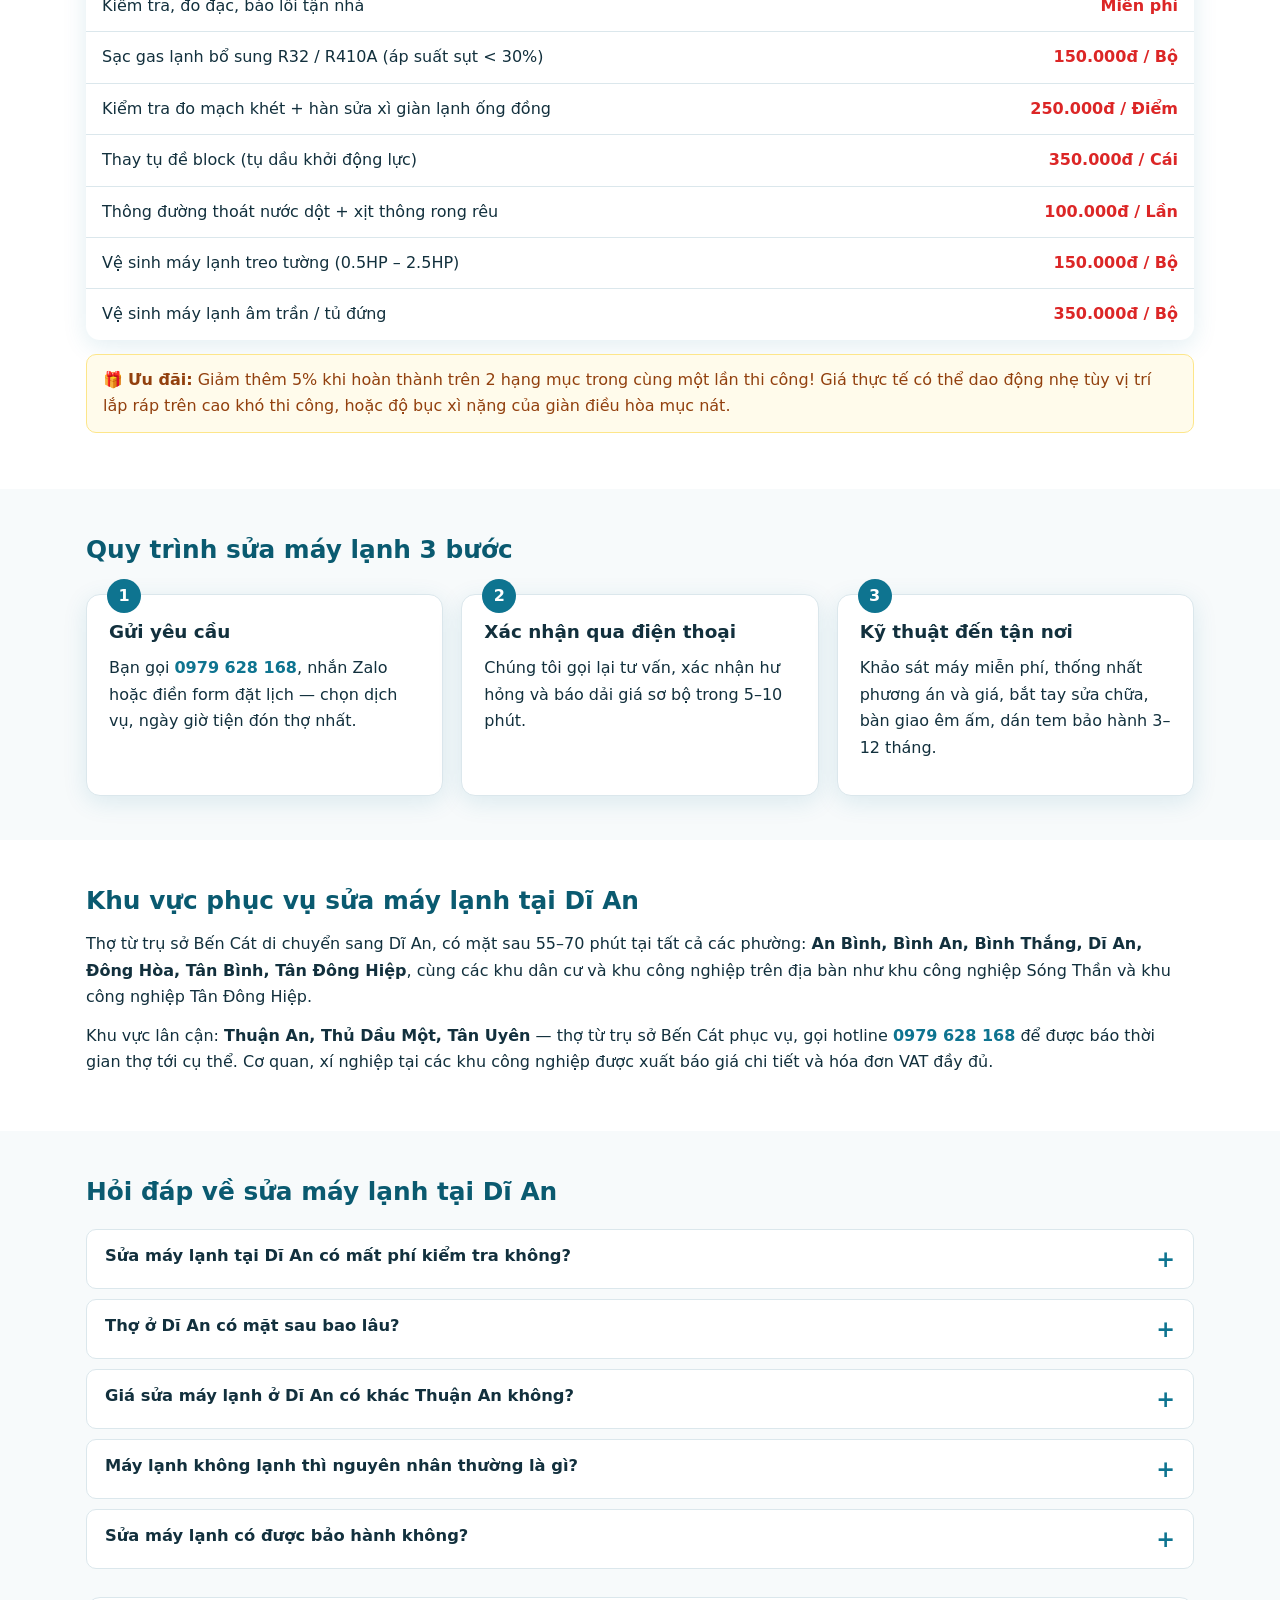
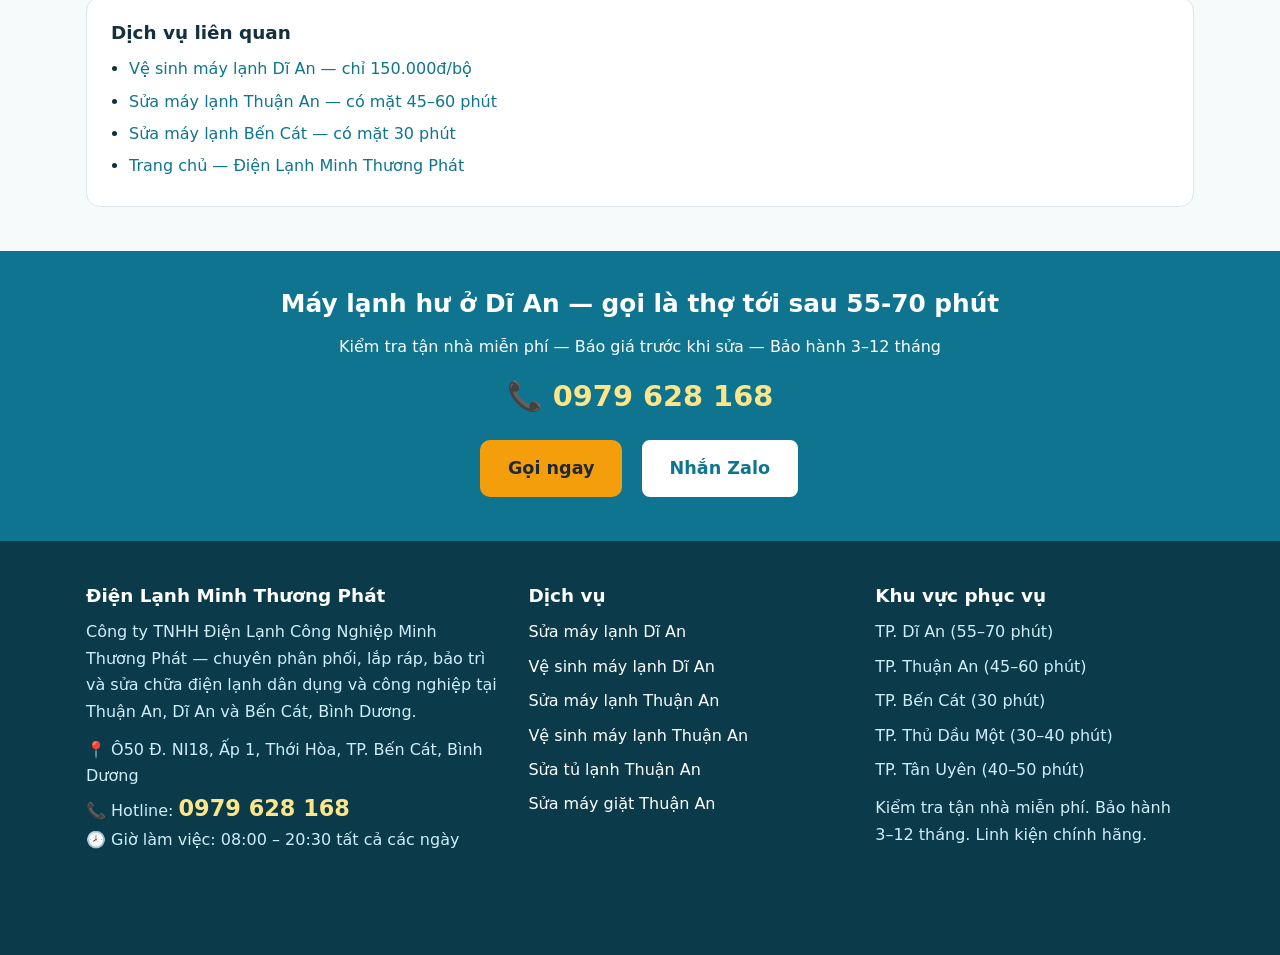
<file: sua-may-lanh-di-an.html>
<!DOCTYPE html>
<html lang="vi">
<head>
  <meta charset="UTF-8">
  <meta name="viewport" content="width=device-width, initial-scale=1.0">
  <title>Sửa Máy Lạnh Dĩ An | Có Mặt 55-70 Phút - Minh Thương Phát</title>
  <meta name="description" content="Thợ sửa máy lạnh tại Dĩ An có mặt sau 55-70 phút, kiểm tra tận nhà miễn phí, báo giá trước khi sửa, bảo hành 3-12 tháng. Gọi 0979 628 168.">
  <link rel="canonical" href="https://www.dienlanhminhthuongphat.vn/sua-may-lanh-di-an.html">
  <meta property="og:type" content="website">
  <meta property="og:locale" content="vi_VN">
  <meta property="og:title" content="Sửa Máy Lạnh Dĩ An | Có Mặt 55-70 Phút - Minh Thương Phát">
  <meta property="og:description" content="Thợ sửa máy lạnh tại Dĩ An có mặt sau 55-70 phút, kiểm tra tận nhà miễn phí, báo giá trước khi sửa, bảo hành 3-12 tháng. Gọi 0979 628 168.">
  <meta property="og:url" content="https://www.dienlanhminhthuongphat.vn/sua-may-lanh-di-an.html">
  <meta property="og:image" content="https://www.dienlanhminhthuongphat.vn/assets/anh/tho-lap-dat-may-lanh-thuan-an.webp">
  <meta name="theme-color" content="#0e7490">
    <link rel="icon" type="image/x-icon" href="/favicon.ico">
  <link rel="icon" type="image/png" sizes="192x192" href="/favicon-192.png">
  <link rel="apple-touch-icon" href="/apple-touch-icon.png">
<link rel="stylesheet" href="/assets/css/style.css">
</head>
<body>

<div class="topbar">
  <div class="container">
    <span>Điện Lạnh Minh Thương Phát phục vụ tận nhà tại Dĩ An, Bình Dương — Sẵn sàng hỗ trợ 24/7!</span>
    <span>Hotline: <a href="tel:0979628168">0979 628 168</a></span>
  </div>
</div>

<header class="site">
  <div class="container header-in">
    <a class="logo" href="/">ĐIỆN LẠNH MINH THƯƠNG PHÁT<small>Thuận An — Dĩ An, Bình Dương</small></a>
    <button class="menu-btn" id="menuBtn" aria-label="Mở menu">☰</button>
    <nav class="main" id="mainNav">
      <ul>
        <li><a href="/">Trang chủ</a></li>
        <li><a href="/sua-may-lanh-thuan-an">Sửa máy lạnh</a></li>
        <li><a href="/ve-sinh-may-lanh-thuan-an">Vệ sinh máy lạnh</a></li>
        <li><a href="/sua-tu-lanh-thuan-an">Sửa tủ lạnh</a></li>
        <li><a href="/sua-may-giat-thuan-an">Sửa máy giặt</a></li>
        <li><a href="/lap-dat-may-lanh-thuan-an">Lắp đặt</a></li>
        <li><a href="/thu-mua-may-lanh-cu-thuan-an">Thu mua máy cũ</a></li>
      </ul>
    </nav>
    <div class="header-call">
      <a class="btn red" href="tel:0979628168">Gọi 0979 628 168</a>
    </div>
  </div>
</header>

<div class="page-hero">
  <div class="container">
    <p class="breadcrumb" style="color:#bfe6f2"><a href="/" style="color:#fff">Trang chủ</a> / Sửa máy lạnh Dĩ An</p>
    <h1>Sửa Máy Lạnh Tại Dĩ An-Có Mặt Sau 55-70 Phút</h1>
    <p>Thợ từ trụ sở chính của Điện Lạnh Minh Thương Phát tại Bến Cát có mặt tại nhà bạn ở Dĩ An sau 55–70 phút, kiểm tra tận nhà miễn phí, báo giá trước khi sửa, bảo hành 3–12 tháng. Cùng một bảng giá công khai, cùng một hotline <a href="tel:0979628168" style="color:#fde68a;font-weight:800">0979 628 168</a> — thợ trực 08:00–20:30 tất cả các ngày.</p>
    <img src="/assets/anh/tho-lap-dat-may-lanh-thuan-an.webp" alt="Kỹ thuật viên đang sửa máy lạnh treo tường tại nhà ở Dĩ An" width="1200" height="800">
  </div>
</div>

<section>
  <div class="container">
    <h2>Các lỗi máy lạnh chúng tôi xử lý tại Dĩ An</h2>
    <div class="cards three">
      <div class="card"><h3>❄️ Máy lạnh không lạnh</h3><p>Máy chạy nhưng hơi lạnh yếu hoặc không lạnh. Thường do thiếu gas, dàn lạnh quá bẩn hoặc block yếu — thợ đo áp suất gas trực tiếp trước mặt khách rồi mới báo giá.</p></div>
      <div class="card"><h3>💧 Máy lạnh chảy nước</h3><p>Nước nhỏ giọt trong nhà, ướt tường, ướt sàn. Thường do đường thoát nước tắc nghẹt rong rêu — xử lý nhanh trong một lần tới.</p></div>
      <div class="card"><h3>🔊 Máy lạnh kêu to, rung lắc</h3><p>Quạt dàn lạnh bám bụi, ốc vít lỏng hoặc tụ đề block yếu. Thợ kiểm tra tận nhà miễn phí để xác định đúng lỗi.</p></div>
      <div class="card"><h3>⚡ Máy lạnh không lên nguồn</h3><p>Bật không chạy, mất nguồn, nhảy aptomat. Có thể do hỏng board mạch, chết tụ hoặc lỗi nguồn cấp.</p></div>
      <div class="card"><h3>🛠️ Máy lạnh xì gas</h3><p>Máy lạnh nhanh, hao điện, dàn lạnh đóng tuyết một phần. Thợ hàn sửa điểm xì trên giàn lạnh, ống đồng rồi nạp gas lại đúng chuẩn.</p></div>
      <div class="card"><h3>🔧 Sửa board mạch</h3><p>Board điều khiển lỗi, máy chạy chập chờn, báo lỗi trên remote. Sửa board tận nhà, thay linh kiện chính hãng, bảo hành dài hạn.</p></div>
    </div>
  </div>
</section>

<section class="section-alt">
  <div class="container">
    <h2>Bảng giá sửa máy lạnh tại Dĩ An</h2>
    <p class="lead">Giá sàn công khai, cập nhật niên khóa 2026 — áp dụng chung một bảng giá với trụ sở Bến Cát. Thợ luôn báo giá trước khi làm — kiểm tra tận nhà miễn phí.</p>
    <table class="price" style="margin-top:20px">
      <thead><tr><th>Hạng mục</th><th>Đơn giá</th></tr></thead>
      <tbody>
        <tr><td>Kiểm tra, đo đạc, báo lỗi tận nhà</td><td>Miễn phí</td></tr>
        <tr><td>Sạc gas lạnh bổ sung R32 / R410A (áp suất sụt &lt; 30%)</td><td>150.000đ / Bộ</td></tr>
        <tr><td>Kiểm tra đo mạch khét + hàn sửa xì giàn lạnh ống đồng</td><td>250.000đ / Điểm</td></tr>
        <tr><td>Thay tụ đề block (tụ dầu khởi động lực)</td><td>350.000đ / Cái</td></tr>
        <tr><td>Thông đường thoát nước dột + xịt thông rong rêu</td><td>100.000đ / Lần</td></tr>
        <tr><td>Vệ sinh máy lạnh treo tường (0.5HP – 2.5HP)</td><td>150.000đ / Bộ</td></tr>
        <tr><td>Vệ sinh máy lạnh âm trần / tủ đứng</td><td>350.000đ / Bộ</td></tr>
      </tbody>
    </table>
    <p class="note">🎁 <strong>Ưu đãi:</strong> Giảm thêm 5% khi hoàn thành trên 2 hạng mục trong cùng một lần thi công! Giá thực tế có thể dao động nhẹ tùy vị trí lắp ráp trên cao khó thi công, hoặc độ bục xì nặng của giàn điều hòa mục nát.</p>
  </div>
</section>

<section>
  <div class="container">
    <h2>Quy trình sửa máy lạnh 3 bước</h2>
    <div class="steps" style="margin-top:28px">
      <div class="step"><h3>Gửi yêu cầu</h3><p>Bạn gọi <a href="tel:0979628168"><strong>0979 628 168</strong></a>, nhắn Zalo hoặc điền form đặt lịch — chọn dịch vụ, ngày giờ tiện đón thợ nhất.</p></div>
      <div class="step"><h3>Xác nhận qua điện thoại</h3><p>Chúng tôi gọi lại tư vấn, xác nhận hư hỏng và báo dải giá sơ bộ trong 5–10 phút.</p></div>
      <div class="step"><h3>Kỹ thuật đến tận nơi</h3><p>Khảo sát máy miễn phí, thống nhất phương án và giá, bắt tay sửa chữa, bàn giao êm ấm, dán tem bảo hành 3–12 tháng.</p></div>
    </div>
  </div>
</section>

<section class="section-alt">
  <div class="container">
    <h2>Khu vực phục vụ sửa máy lạnh tại Dĩ An</h2>
    <p>Thợ từ trụ sở Bến Cát di chuyển sang Dĩ An, có mặt sau 55–70 phút tại tất cả các phường: <strong>An Bình, Bình An, Bình Thắng, Dĩ An, Đông Hòa, Tân Bình, Tân Đông Hiệp</strong>, cùng các khu dân cư và khu công nghiệp trên địa bàn như khu công nghiệp Sóng Thần và khu công nghiệp Tân Đông Hiệp.</p>
    <p>Khu vực lân cận: <strong>Thuận An, Thủ Dầu Một, Tân Uyên</strong> — thợ từ trụ sở Bến Cát phục vụ, gọi hotline <a href="tel:0979628168"><strong>0979 628 168</strong></a> để được báo thời gian thợ tới cụ thể. Cơ quan, xí nghiệp tại các khu công nghiệp được xuất báo giá chi tiết và hóa đơn VAT đầy đủ.</p>
  </div>
</section>

<section>
  <div class="container">
    <h2>Hỏi đáp về sửa máy lạnh tại Dĩ An</h2>
    <div style="margin-top:20px">
      <div class="faq-item">
        <button class="faq-q" type="button">Sửa máy lạnh tại Dĩ An có mất phí kiểm tra không?</button>
        <div class="faq-a"><p>Không. Minh Thương Phát kiểm tra tận nhà miễn phí tại Dĩ An, chỉ tính phí khi khách đồng ý sửa chữa. Thợ đo đạc, báo lỗi và báo giá trước khi làm.</p></div>
      </div>
      <div class="faq-item">
        <button class="faq-q" type="button">Thợ ở Dĩ An có mặt sau bao lâu?</button>
        <div class="faq-a"><p>Khoảng 55–70 phút. Thợ từ trụ sở chính tại Bến Cát có mặt tại các phường An Bình, Bình An, Bình Thắng, Dĩ An, Đông Hòa, Tân Bình và Tân Đông Hiệp trong khoảng 55–70 phút sau khi chốt lịch.</p></div>
      </div>
      <div class="faq-item">
        <button class="faq-q" type="button">Giá sửa máy lạnh ở Dĩ An có khác Thuận An không?</button>
        <div class="faq-a"><p>Không. Dĩ An áp dụng chung một bảng giá công khai với trụ sở Bến Cát: sạc gas bổ sung 150.000đ/bộ, hàn xì giàn 250.000đ/điểm, thay tụ block 350.000đ/cái, vệ sinh treo tường 150.000đ/bộ. Thợ luôn báo giá trước khi làm.</p></div>
      </div>
      <div class="faq-item">
        <button class="faq-q" type="button">Máy lạnh không lạnh thì nguyên nhân thường là gì?</button>
        <div class="faq-a"><p>Thường gặp nhất là thiếu gas hoặc dàn lạnh quá bẩn. Thợ của chúng tôi đo áp suất gas trực tiếp trước mặt khách để xác định đúng nguyên nhân, rồi mới báo giá — không vẽ bệnh, không thổi giá.</p></div>
      </div>
      <div class="faq-item">
        <button class="faq-q" type="button">Sửa máy lạnh có được bảo hành không?</button>
        <div class="faq-a"><p>Có. Sau khi sửa bàn giao, thợ dán tem bảo hành và phiếu ký, bảo hành 3–12 tháng tùy hạng mục. Bất kì sự cố phát sinh lại trong thời gian bảo hành, chúng tôi xử lý miễn phí 100%.</p></div>
      </div>
    </div>
    <div class="related" style="margin-top:28px">
      <h3>Dịch vụ liên quan</h3>
      <ul>
        <li><a href="/ve-sinh-may-lanh-di-an">Vệ sinh máy lạnh Dĩ An — chỉ 150.000đ/bộ</a></li>
        <li><a href="/sua-may-lanh-thuan-an">Sửa máy lạnh Thuận An — có mặt 45–60 phút</a></li>
        <li><a href="/sua-may-lanh-ben-cat">Sửa máy lạnh Bến Cát — có mặt 30 phút</a></li>
        <li><a href="/">Trang chủ — Điện Lạnh Minh Thương Phát</a></li>
      </ul>
    </div>
  </div>
</section>

<div class="cta-band">
  <div class="container">
    <h2>Máy lạnh hư ở Dĩ An — gọi là thợ tới sau 55-70 phút</h2>
    <p>Kiểm tra tận nhà miễn phí — Báo giá trước khi sửa — Bảo hành 3–12 tháng</p>
    <p class="hotline-big">📞 0979 628 168</p>
    <a class="btn orange big" href="tel:0979628168">Gọi ngay</a>
    <a class="btn ghost big" href="https://zalo.me/0979628168" target="_blank" rel="noopener">Nhắn Zalo</a>
  </div>
</div>

<footer>
  <div class="container footer-grid">
    <div>
      <h3>Điện Lạnh Minh Thương Phát</h3>
      <p>Công ty TNHH Điện Lạnh Công Nghiệp Minh Thương Phát — chuyên phân phối, lắp ráp, bảo trì và sửa chữa điện lạnh dân dụng và công nghiệp tại Thuận An, Dĩ An và Bến Cát, Bình Dương.</p>
      <p>📍 Ô50 Đ. NI18, Ấp 1, Thới Hòa, TP. Bến Cát, Bình Dương<br>
      📞 Hotline: <a class="hotline" href="tel:0979628168">0979 628 168</a><br>
      🕗 Giờ làm việc: 08:00 – 20:30 tất cả các ngày</p>
    </div>
    <div>
      <h3>Dịch vụ</h3>
      <ul>
        <li><a href="/sua-may-lanh-di-an">Sửa máy lạnh Dĩ An</a></li>
        <li><a href="/ve-sinh-may-lanh-di-an">Vệ sinh máy lạnh Dĩ An</a></li>
        <li><a href="/sua-may-lanh-thuan-an">Sửa máy lạnh Thuận An</a></li>
        <li><a href="/ve-sinh-may-lanh-thuan-an">Vệ sinh máy lạnh Thuận An</a></li>
        <li><a href="/sua-tu-lanh-thuan-an">Sửa tủ lạnh Thuận An</a></li>
        <li><a href="/sua-may-giat-thuan-an">Sửa máy giặt Thuận An</a></li>
      </ul>
    </div>
    <div>
      <h3>Khu vực phục vụ</h3>
      <ul>
        <li>TP. Dĩ An (55–70 phút)</li>
        <li>TP. Thuận An (45–60 phút)</li>
        <li>TP. Bến Cát (30 phút)</li>
        <li>TP. Thủ Dầu Một (30–40 phút)</li>
        <li>TP. Tân Uyên (40–50 phút)</li>
      </ul>
      <p>Kiểm tra tận nhà miễn phí. Bảo hành 3–12 tháng. Linh kiện chính hãng.</p>
    </div>
  </div>
</footer>

<div class="float-call">
  <a class="zalo" href="https://zalo.me/0979628168" target="_blank" rel="noopener" aria-label="Nhắn Zalo">Zalo</a>
  <a class="call" href="tel:0979628168" aria-label="Gọi hotline">📞</a>
</div>

<script src="/assets/js/main.js"></script>
<script type="application/ld+json">
{
  "@context": "https://schema.org",
  "@type": "Service",
  "name": "Sửa máy lạnh tại Dĩ An",
  "serviceType": "Sửa chữa máy lạnh",
  "provider": {
    "@type": "HVACBusiness",
    "name": "Điện Lạnh Minh Thương Phát",
    "telephone": "+84979628168",
    "address": {
      "@type": "PostalAddress",
      "streetAddress": "Ô50 Đ. NI18, Ấp 1, Thới Hòa",
      "addressLocality": "Bến Cát",
      "addressRegion": "Bình Dương",
      "addressCountry": "VN"
    }
  },
  "areaServed": ["Dĩ An", "Thuận An", "Bến Cát", "Thủ Dầu Một", "Tân Uyên"],
  "url": "https://www.dienlanhminhthuongphat.vn/sua-may-lanh-di-an.html"
}
</script>
</body>
</html>
</file>
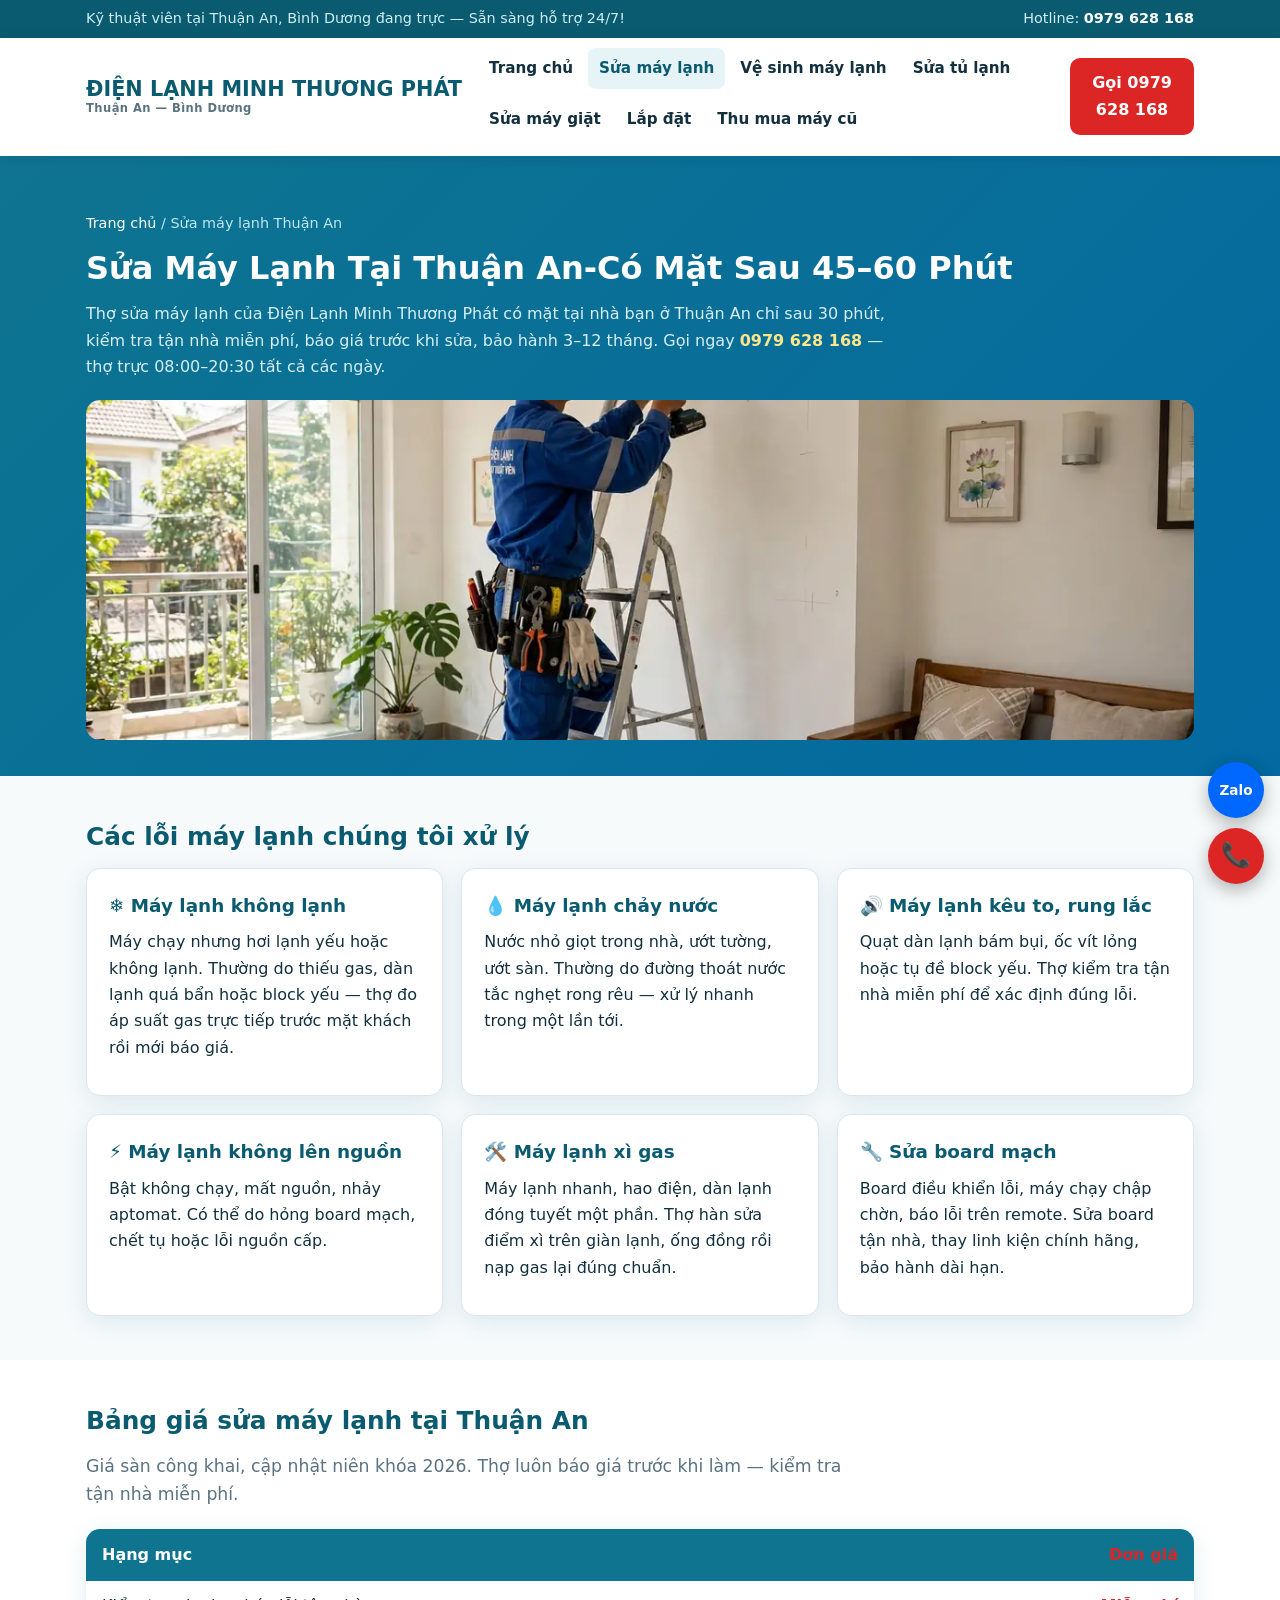
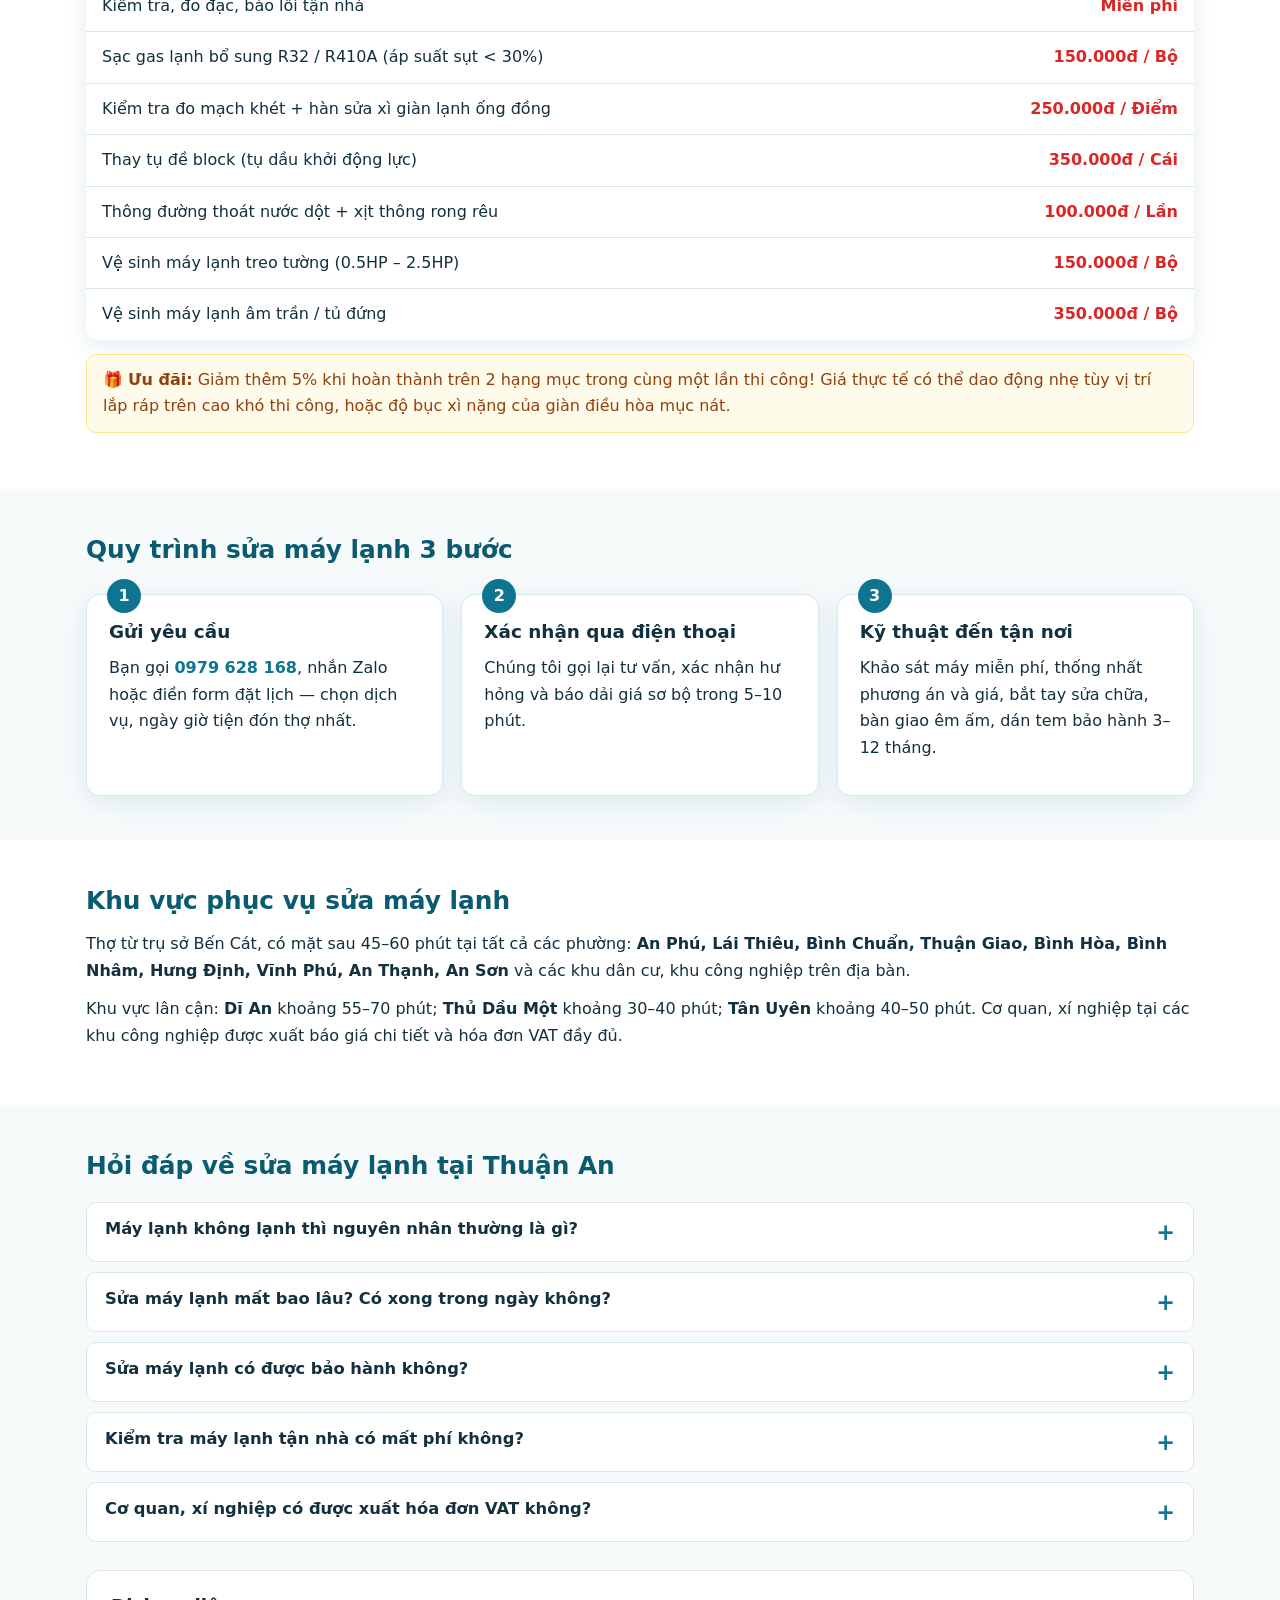
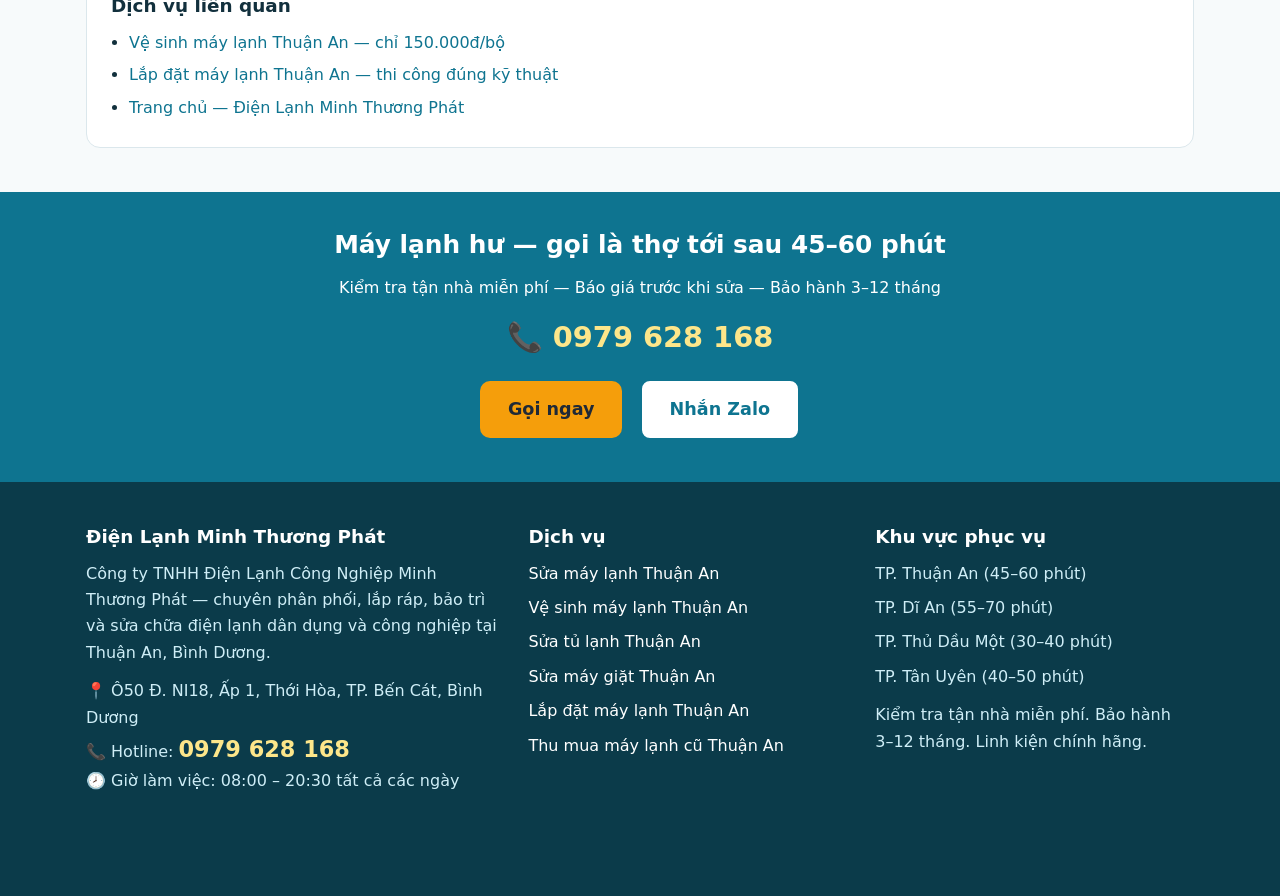
<file: sua-may-lanh-thuan-an.html>
<!DOCTYPE html>
<html lang="vi">
<head>
  <meta charset="UTF-8">
  <meta name="viewport" content="width=device-width, initial-scale=1.0">
  <title>Sửa Máy Lạnh Thuận An | Có Mặt 45–60 Phút-Minh Thương Phát</title>
  <meta name="description" content="Thợ sửa máy lạnh tại Thuận An có mặt sau 45–60 phút, kiểm tra tận nhà miễn phí, báo giá trước khi sửa, bảo hành 3-12 tháng. Gọi 0979 628 168.">
  <link rel="canonical" href="https://www.dienlanhminhthuongphat.vn/sua-may-lanh-thuan-an">
  <meta property="og:type" content="website">
  <meta property="og:locale" content="vi_VN">
  <meta property="og:title" content="Sửa Máy Lạnh Thuận An | Có Mặt 45–60 Phút-Minh Thương Phát">
  <meta property="og:description" content="Thợ sửa máy lạnh tại Thuận An có mặt sau 45–60 phút, kiểm tra tận nhà miễn phí, báo giá trước khi sửa, bảo hành 3-12 tháng. Gọi 0979 628 168.">
  <meta property="og:url" content="https://www.dienlanhminhthuongphat.vn/sua-may-lanh-thuan-an">
  <meta property="og:image" content="https://www.dienlanhminhthuongphat.vn/assets/anh/tho-lap-dat-may-lanh-thuan-an.webp">
  <meta name="theme-color" content="#0e7490">
    <link rel="icon" type="image/x-icon" href="/favicon.ico">
  <link rel="icon" type="image/png" sizes="192x192" href="/favicon-192.png">
  <link rel="apple-touch-icon" href="/apple-touch-icon.png">
<link rel="stylesheet" href="/assets/css/style.css">
</head>
<body>

<div class="topbar">
  <div class="container">
    <span>Kỹ thuật viên tại Thuận An, Bình Dương đang trực — Sẵn sàng hỗ trợ 24/7!</span>
    <span>Hotline: <a href="tel:0979628168">0979 628 168</a></span>
  </div>
</div>

<header class="site">
  <div class="container header-in">
    <a class="logo" href="/">ĐIỆN LẠNH MINH THƯƠNG PHÁT<small>Thuận An — Bình Dương</small></a>
    <button class="menu-btn" id="menuBtn" aria-label="Mở menu">☰</button>
    <nav class="main" id="mainNav">
      <ul>
        <li><a href="/">Trang chủ</a></li>
        <li><a href="/sua-may-lanh-thuan-an" class="active">Sửa máy lạnh</a></li>
        <li><a href="/ve-sinh-may-lanh-thuan-an">Vệ sinh máy lạnh</a></li>
        <li><a href="/sua-tu-lanh-thuan-an">Sửa tủ lạnh</a></li>
        <li><a href="/sua-may-giat-thuan-an">Sửa máy giặt</a></li>
        <li><a href="/lap-dat-may-lanh-thuan-an">Lắp đặt</a></li>
        <li><a href="/thu-mua-may-lanh-cu-thuan-an">Thu mua máy cũ</a></li>
      </ul>
    </nav>
    <div class="header-call">
      <a class="btn red" href="tel:0979628168">Gọi 0979 628 168</a>
    </div>
  </div>
</header>

<div class="page-hero">
  <div class="container">
    <p class="breadcrumb" style="color:#bfe6f2"><a href="/" style="color:#fff">Trang chủ</a> / Sửa máy lạnh Thuận An</p>
    <h1>Sửa Máy Lạnh Tại Thuận An-Có Mặt Sau 45–60 Phút</h1>
    <p>Thợ sửa máy lạnh của Điện Lạnh Minh Thương Phát có mặt tại nhà bạn ở Thuận An chỉ sau 30 phút, kiểm tra tận nhà miễn phí, báo giá trước khi sửa, bảo hành 3–12 tháng. Gọi ngay <a href="tel:0979628168" style="color:#fde68a;font-weight:800">0979 628 168</a> — thợ trực 08:00–20:30 tất cả các ngày.</p>
    <img src="/assets/anh/tho-lap-dat-may-lanh-thuan-an.webp" alt="Kỹ thuật viên đang sửa máy lạnh treo tường tại nhà ở Thuận An" width="1200" height="800">
  </div>
</div>

<section>
  <div class="container">
    <h2>Các lỗi máy lạnh chúng tôi xử lý</h2>
    <div class="cards three">
      <div class="card"><h3>❄️ Máy lạnh không lạnh</h3><p>Máy chạy nhưng hơi lạnh yếu hoặc không lạnh. Thường do thiếu gas, dàn lạnh quá bẩn hoặc block yếu — thợ đo áp suất gas trực tiếp trước mặt khách rồi mới báo giá.</p></div>
      <div class="card"><h3>💧 Máy lạnh chảy nước</h3><p>Nước nhỏ giọt trong nhà, ướt tường, ướt sàn. Thường do đường thoát nước tắc nghẹt rong rêu — xử lý nhanh trong một lần tới.</p></div>
      <div class="card"><h3>🔊 Máy lạnh kêu to, rung lắc</h3><p>Quạt dàn lạnh bám bụi, ốc vít lỏng hoặc tụ đề block yếu. Thợ kiểm tra tận nhà miễn phí để xác định đúng lỗi.</p></div>
      <div class="card"><h3>⚡ Máy lạnh không lên nguồn</h3><p>Bật không chạy, mất nguồn, nhảy aptomat. Có thể do hỏng board mạch, chết tụ hoặc lỗi nguồn cấp.</p></div>
      <div class="card"><h3>🛠️ Máy lạnh xì gas</h3><p>Máy lạnh nhanh, hao điện, dàn lạnh đóng tuyết một phần. Thợ hàn sửa điểm xì trên giàn lạnh, ống đồng rồi nạp gas lại đúng chuẩn.</p></div>
      <div class="card"><h3>🔧 Sửa board mạch</h3><p>Board điều khiển lỗi, máy chạy chập chờn, báo lỗi trên remote. Sửa board tận nhà, thay linh kiện chính hãng, bảo hành dài hạn.</p></div>
    </div>
  </div>
</section>

<section class="section-alt">
  <div class="container">
    <h2>Bảng giá sửa máy lạnh tại Thuận An</h2>
    <p class="lead">Giá sàn công khai, cập nhật niên khóa 2026. Thợ luôn báo giá trước khi làm — kiểm tra tận nhà miễn phí.</p>
    <table class="price" style="margin-top:20px">
      <thead><tr><th>Hạng mục</th><th>Đơn giá</th></tr></thead>
      <tbody>
        <tr><td>Kiểm tra, đo đạc, báo lỗi tận nhà</td><td>Miễn phí</td></tr>
        <tr><td>Sạc gas lạnh bổ sung R32 / R410A (áp suất sụt &lt; 30%)</td><td>150.000đ / Bộ</td></tr>
        <tr><td>Kiểm tra đo mạch khét + hàn sửa xì giàn lạnh ống đồng</td><td>250.000đ / Điểm</td></tr>
        <tr><td>Thay tụ đề block (tụ dầu khởi động lực)</td><td>350.000đ / Cái</td></tr>
        <tr><td>Thông đường thoát nước dột + xịt thông rong rêu</td><td>100.000đ / Lần</td></tr>
        <tr><td>Vệ sinh máy lạnh treo tường (0.5HP – 2.5HP)</td><td>150.000đ / Bộ</td></tr>
        <tr><td>Vệ sinh máy lạnh âm trần / tủ đứng</td><td>350.000đ / Bộ</td></tr>
      </tbody>
    </table>
    <p class="note">🎁 <strong>Ưu đãi:</strong> Giảm thêm 5% khi hoàn thành trên 2 hạng mục trong cùng một lần thi công! Giá thực tế có thể dao động nhẹ tùy vị trí lắp ráp trên cao khó thi công, hoặc độ bục xì nặng của giàn điều hòa mục nát.</p>
  </div>
</section>

<section>
  <div class="container">
    <h2>Quy trình sửa máy lạnh 3 bước</h2>
    <div class="steps" style="margin-top:28px">
      <div class="step"><h3>Gửi yêu cầu</h3><p>Bạn gọi <a href="tel:0979628168"><strong>0979 628 168</strong></a>, nhắn Zalo hoặc điền form đặt lịch — chọn dịch vụ, ngày giờ tiện đón thợ nhất.</p></div>
      <div class="step"><h3>Xác nhận qua điện thoại</h3><p>Chúng tôi gọi lại tư vấn, xác nhận hư hỏng và báo dải giá sơ bộ trong 5–10 phút.</p></div>
      <div class="step"><h3>Kỹ thuật đến tận nơi</h3><p>Khảo sát máy miễn phí, thống nhất phương án và giá, bắt tay sửa chữa, bàn giao êm ấm, dán tem bảo hành 3–12 tháng.</p></div>
    </div>
  </div>
</section>

<section class="section-alt">
  <div class="container">
    <h2>Khu vực phục vụ sửa máy lạnh</h2>
    <p>Thợ từ trụ sở Bến Cát, có mặt sau 45–60 phút tại tất cả các phường: <strong>An Phú, Lái Thiêu, Bình Chuẩn, Thuận Giao, Bình Hòa, Bình Nhâm, Hưng Định, Vĩnh Phú, An Thạnh, An Sơn</strong> và các khu dân cư, khu công nghiệp trên địa bàn.</p>
    <p>Khu vực lân cận: <strong>Dĩ An</strong> khoảng 55–70 phút; <strong>Thủ Dầu Một</strong> khoảng 30–40 phút; <strong>Tân Uyên</strong> khoảng 40–50 phút. Cơ quan, xí nghiệp tại các khu công nghiệp được xuất báo giá chi tiết và hóa đơn VAT đầy đủ.</p>
  </div>
</section>

<section>
  <div class="container">
    <h2>Hỏi đáp về sửa máy lạnh tại Thuận An</h2>
    <div style="margin-top:20px">
      <div class="faq-item">
        <button class="faq-q" type="button">Máy lạnh không lạnh thì nguyên nhân thường là gì?</button>
        <div class="faq-a"><p>Thường gặp nhất là thiếu gas hoặc dàn lạnh quá bẩn. Thợ của chúng tôi đo áp suất gas trực tiếp trước mặt khách để xác định đúng nguyên nhân, rồi mới báo giá — không vẽ bệnh, không thổi giá.</p></div>
      </div>
      <div class="faq-item">
        <button class="faq-q" type="button">Sửa máy lạnh mất bao lâu? Có xong trong ngày không?</button>
        <div class="faq-a"><p>Đa số ca sửa như nạp gas, thay tụ, thông thoát nước, vệ sinh đều xong trong 1 lần tới, khoảng 45–90 phút. Ca hàn xì giàn hoặc sửa board phức tạp thợ sẽ báo thời gian cụ thể trước khi làm.</p></div>
      </div>
      <div class="faq-item">
        <button class="faq-q" type="button">Sửa máy lạnh có được bảo hành không?</button>
        <div class="faq-a"><p>Có. Sau khi sửa bàn giao, thợ dán tem bảo hành và phiếu ký, bảo hành 3–12 tháng tùy hạng mục. Bất kì sự cố phát sinh lại trong thời gian bảo hành, chúng tôi xử lý miễn phí 100%.</p></div>
      </div>
      <div class="faq-item">
        <button class="faq-q" type="button">Kiểm tra máy lạnh tận nhà có mất phí không?</button>
        <div class="faq-a"><p>Không. Minh Thương Phát kiểm tra tận nhà miễn phí, chỉ tính phí khi khách đồng ý sửa chữa.</p></div>
      </div>
      <div class="faq-item">
        <button class="faq-q" type="button">Cơ quan, xí nghiệp có được xuất hóa đơn VAT không?</button>
        <div class="faq-a"><p>Có. Doanh nghiệp được xuất báo giá chi tiết và hóa đơn VAT đầy đủ.</p></div>
      </div>
    </div>
    <div class="related" style="margin-top:28px">
      <h3>Dịch vụ liên quan</h3>
      <ul>
        <li><a href="/ve-sinh-may-lanh-thuan-an">Vệ sinh máy lạnh Thuận An — chỉ 150.000đ/bộ</a></li>
        <li><a href="/lap-dat-may-lanh-thuan-an">Lắp đặt máy lạnh Thuận An — thi công đúng kỹ thuật</a></li>
        <li><a href="/">Trang chủ — Điện Lạnh Minh Thương Phát</a></li>
      </ul>
    </div>
  </div>
</section>

<div class="cta-band">
  <div class="container">
    <h2>Máy lạnh hư — gọi là thợ tới sau 45–60 phút</h2>
    <p>Kiểm tra tận nhà miễn phí — Báo giá trước khi sửa — Bảo hành 3–12 tháng</p>
    <p class="hotline-big">📞 0979 628 168</p>
    <a class="btn orange big" href="tel:0979628168">Gọi ngay</a>
    <a class="btn ghost big" href="https://zalo.me/0979628168" target="_blank" rel="noopener">Nhắn Zalo</a>
  </div>
</div>

<footer>
  <div class="container footer-grid">
    <div>
      <h3>Điện Lạnh Minh Thương Phát</h3>
      <p>Công ty TNHH Điện Lạnh Công Nghiệp Minh Thương Phát — chuyên phân phối, lắp ráp, bảo trì và sửa chữa điện lạnh dân dụng và công nghiệp tại Thuận An, Bình Dương.</p>
      <p>📍 Ô50 Đ. NI18, Ấp 1, Thới Hòa, TP. Bến Cát, Bình Dương<br>
      📞 Hotline: <a class="hotline" href="tel:0979628168">0979 628 168</a><br>
      🕗 Giờ làm việc: 08:00 – 20:30 tất cả các ngày</p>
    </div>
    <div>
      <h3>Dịch vụ</h3>
      <ul>
        <li><a href="/sua-may-lanh-thuan-an">Sửa máy lạnh Thuận An</a></li>
        <li><a href="/ve-sinh-may-lanh-thuan-an">Vệ sinh máy lạnh Thuận An</a></li>
        <li><a href="/sua-tu-lanh-thuan-an">Sửa tủ lạnh Thuận An</a></li>
        <li><a href="/sua-may-giat-thuan-an">Sửa máy giặt Thuận An</a></li>
        <li><a href="/lap-dat-may-lanh-thuan-an">Lắp đặt máy lạnh Thuận An</a></li>
        <li><a href="/thu-mua-may-lanh-cu-thuan-an">Thu mua máy lạnh cũ Thuận An</a></li>
      </ul>
    </div>
    <div>
      <h3>Khu vực phục vụ</h3>
      <ul>
        <li>TP. Thuận An (45–60 phút)</li>
        <li>TP. Dĩ An (55–70 phút)</li>
        <li>TP. Thủ Dầu Một (30–40 phút)</li>
        <li>TP. Tân Uyên (40–50 phút)</li>
      </ul>
      <p>Kiểm tra tận nhà miễn phí. Bảo hành 3–12 tháng. Linh kiện chính hãng.</p>
    </div>
  </div>
</footer>

<div class="float-call">
  <a class="zalo" href="https://zalo.me/0979628168" target="_blank" rel="noopener" aria-label="Nhắn Zalo">Zalo</a>
  <a class="call" href="tel:0979628168" aria-label="Gọi hotline">📞</a>
</div>

<script src="/assets/js/main.js"></script>
<script type="application/ld+json">
{
  "@context": "https://schema.org",
  "@type": "Service",
  "name": "Sửa máy lạnh tại Thuận An",
  "serviceType": "Sửa chữa máy lạnh",
  "provider": {
    "@type": "HVACBusiness",
    "name": "Điện Lạnh Minh Thương Phát",
    "telephone": "+84979628168",
    "address": {
      "@type": "PostalAddress",
      "streetAddress": "Ô50 Đ. NI18, Ấp 1, Thới Hòa",
      "addressLocality": "Bến Cát",
      "addressRegion": "Bình Dương",
      "addressCountry": "VN"
    }
  },
  "areaServed": ["Thuận An", "Dĩ An", "Thủ Dầu Một", "Tân Uyên"],
  "url": "https://www.dienlanhminhthuongphat.vn/sua-may-lanh-thuan-an"
}
</script>
</body>
</html>
</file>
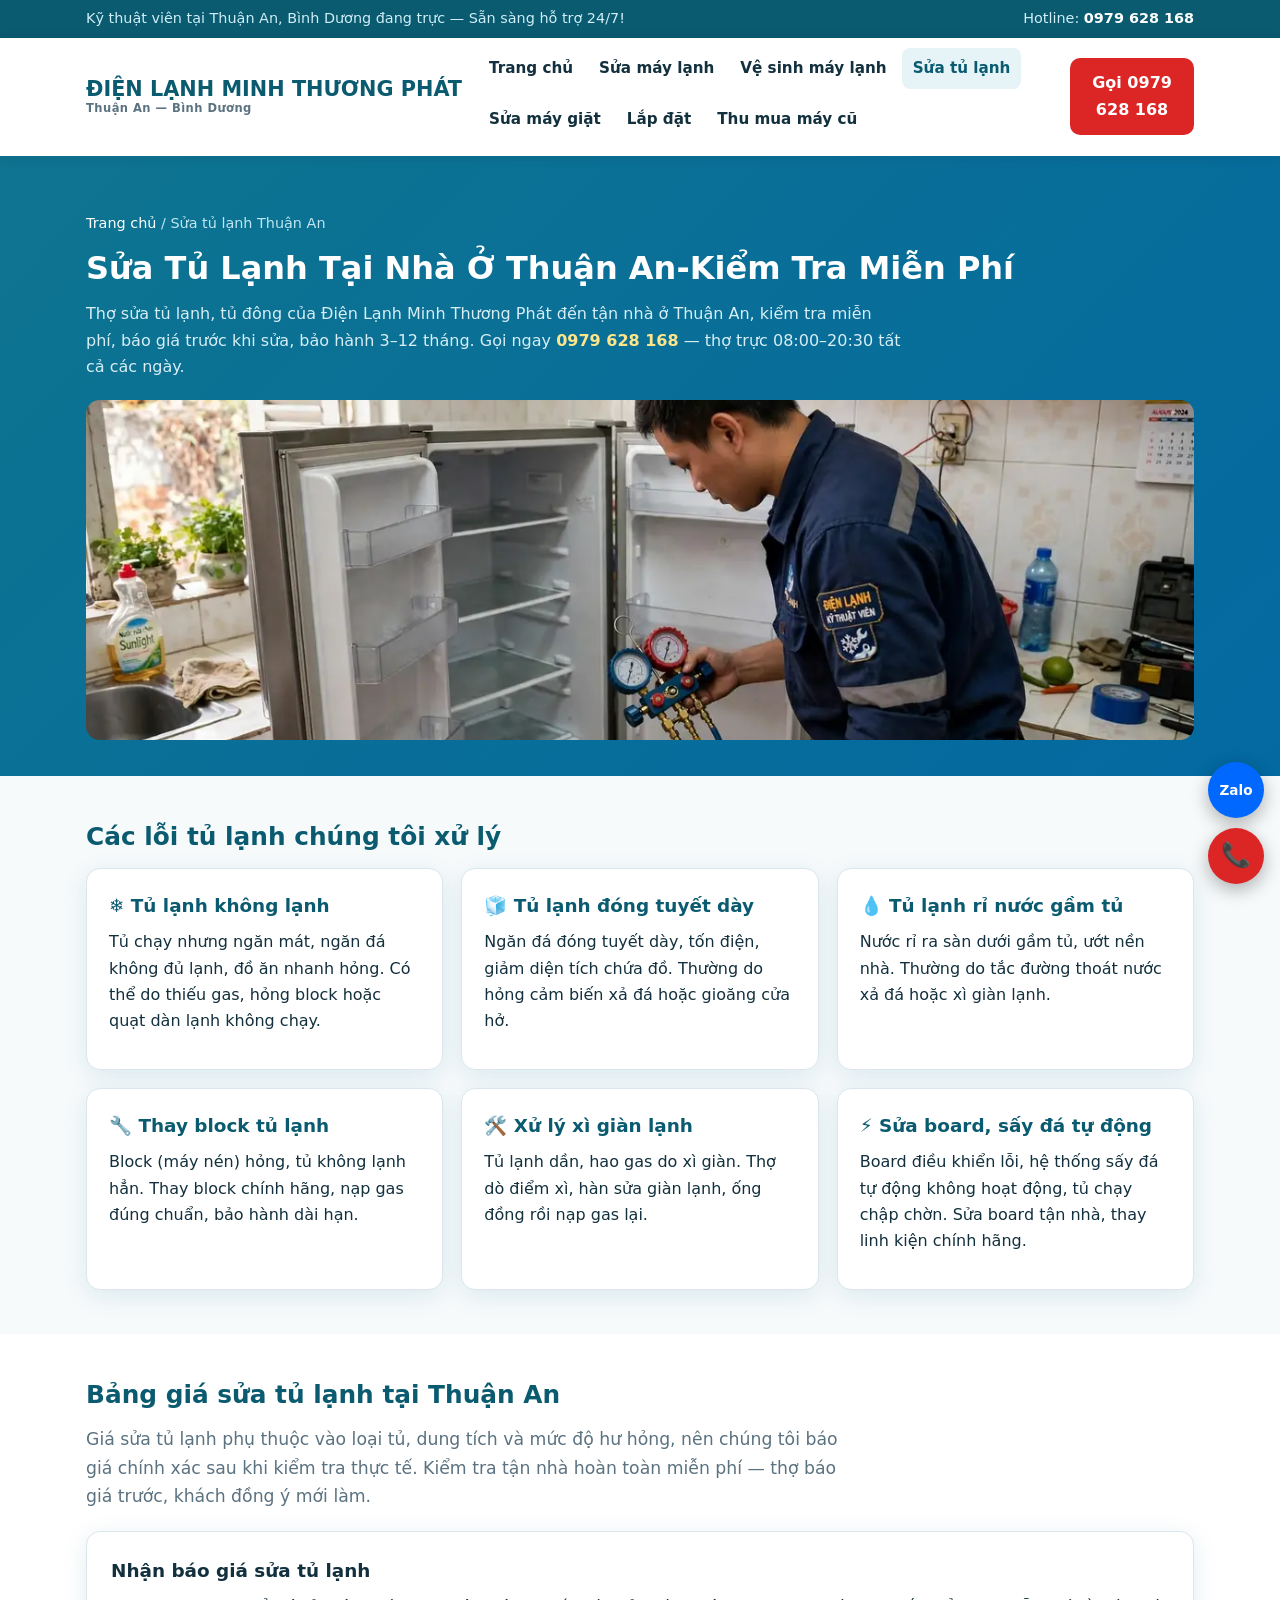
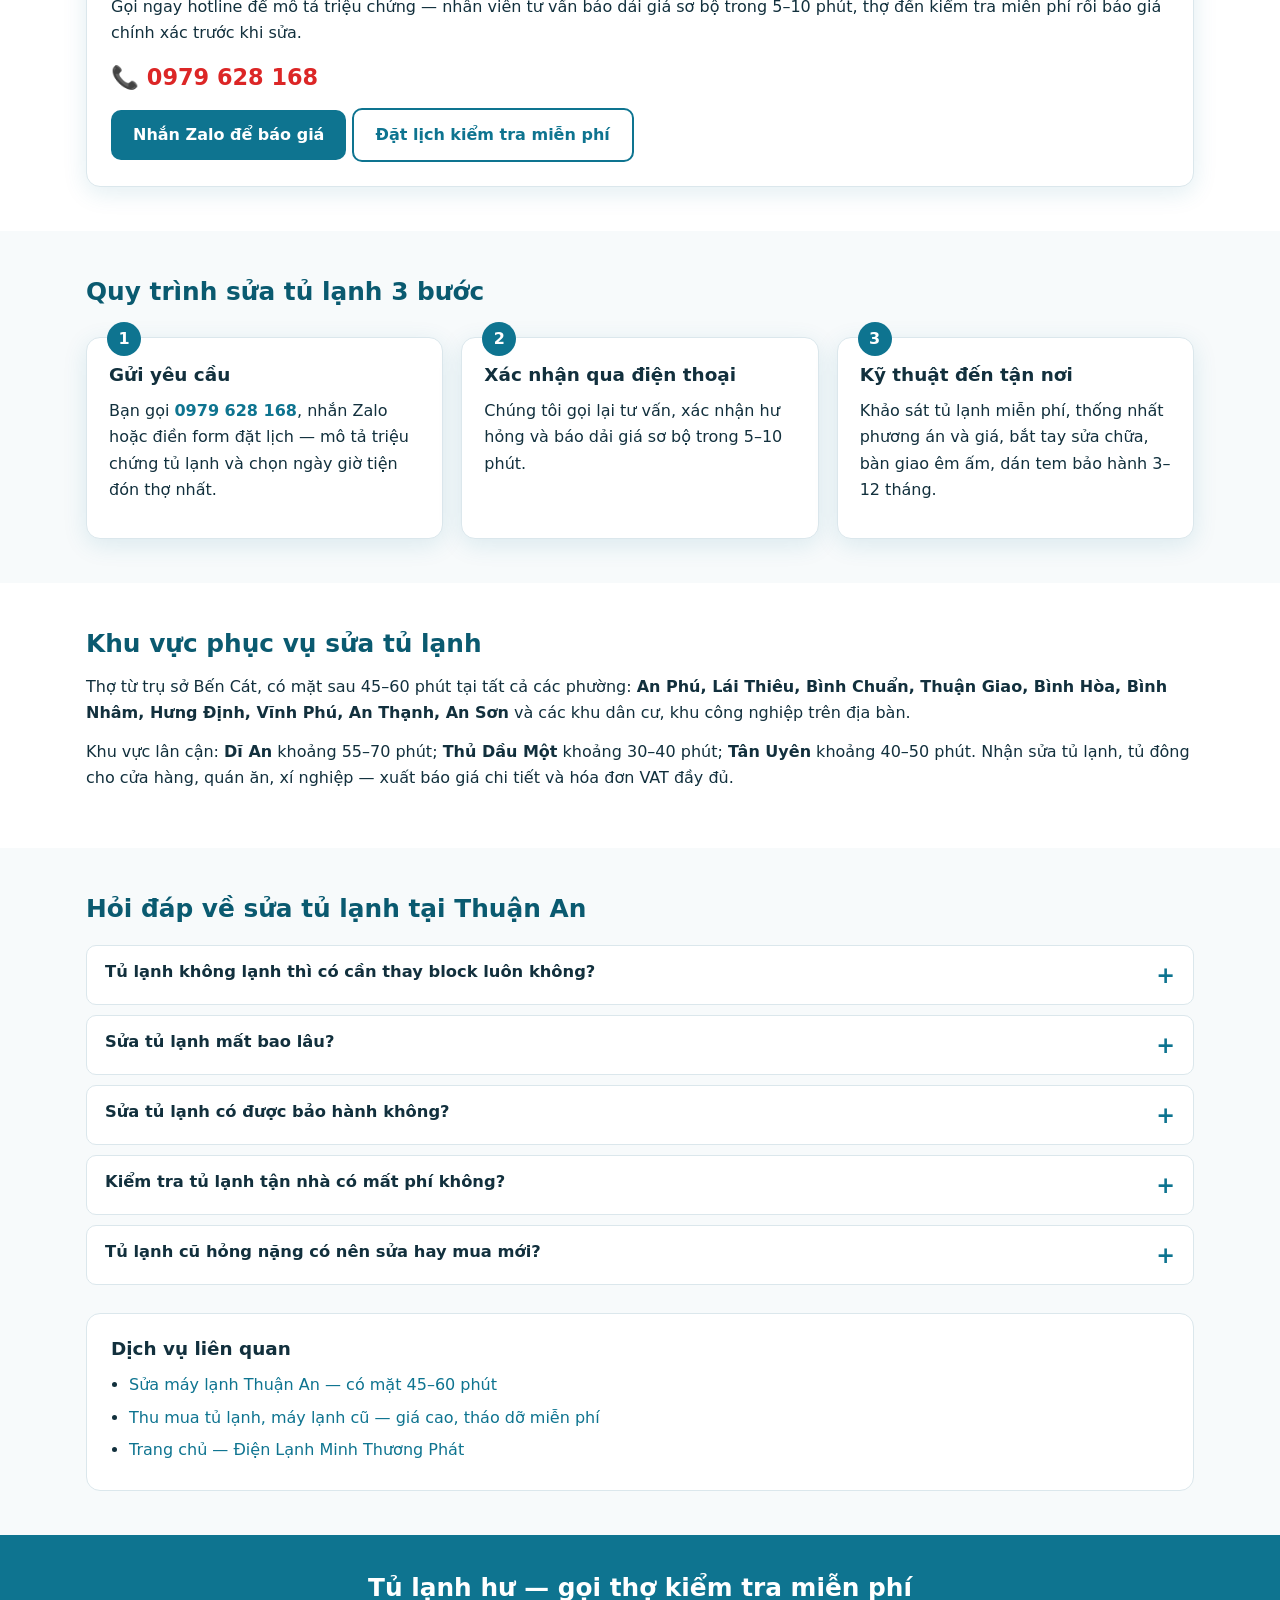
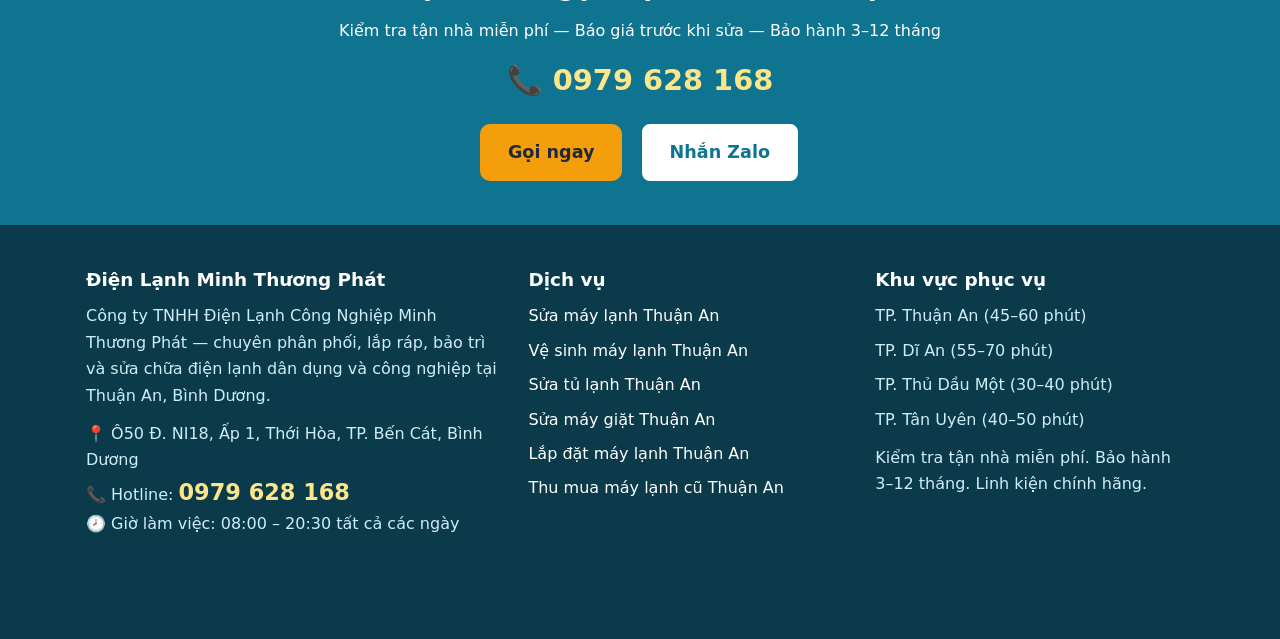
<file: sua-tu-lanh-thuan-an.html>
<!DOCTYPE html>
<html lang="vi">
<head>
  <meta charset="UTF-8">
  <meta name="viewport" content="width=device-width, initial-scale=1.0">
  <title>Sửa Tủ Lạnh Thuận An Tại Nhà | Minh Thương Phát</title>
  <meta name="description" content="Sửa tủ lạnh, tủ đông tại nhà ở Thuận An: thay block, xử lý xì giàn, đóng tuyết. Kiểm tra miễn phí, báo giá trước. Gọi 0979 628 168.">
  <link rel="canonical" href="https://www.dienlanhminhthuongphat.vn/sua-tu-lanh-thuan-an">
  <meta property="og:type" content="website">
  <meta property="og:locale" content="vi_VN">
  <meta property="og:title" content="Sửa Tủ Lạnh Thuận An Tại Nhà | Minh Thương Phát">
  <meta property="og:description" content="Sửa tủ lạnh, tủ đông tại nhà ở Thuận An: thay block, xử lý xì giàn, đóng tuyết. Kiểm tra miễn phí, báo giá trước. Gọi 0979 628 168.">
  <meta property="og:url" content="https://www.dienlanhminhthuongphat.vn/sua-tu-lanh-thuan-an">
  <meta property="og:image" content="https://www.dienlanhminhthuongphat.vn/assets/anh/sua-tu-lanh-thuan-an.webp">
  <meta name="theme-color" content="#0e7490">
    <link rel="icon" type="image/x-icon" href="/favicon.ico">
  <link rel="icon" type="image/png" sizes="192x192" href="/favicon-192.png">
  <link rel="apple-touch-icon" href="/apple-touch-icon.png">
<link rel="stylesheet" href="/assets/css/style.css">
</head>
<body>

<div class="topbar">
  <div class="container">
    <span>Kỹ thuật viên tại Thuận An, Bình Dương đang trực — Sẵn sàng hỗ trợ 24/7!</span>
    <span>Hotline: <a href="tel:0979628168">0979 628 168</a></span>
  </div>
</div>

<header class="site">
  <div class="container header-in">
    <a class="logo" href="/">ĐIỆN LẠNH MINH THƯƠNG PHÁT<small>Thuận An — Bình Dương</small></a>
    <button class="menu-btn" id="menuBtn" aria-label="Mở menu">☰</button>
    <nav class="main" id="mainNav">
      <ul>
        <li><a href="/">Trang chủ</a></li>
        <li><a href="/sua-may-lanh-thuan-an">Sửa máy lạnh</a></li>
        <li><a href="/ve-sinh-may-lanh-thuan-an">Vệ sinh máy lạnh</a></li>
        <li><a href="/sua-tu-lanh-thuan-an" class="active">Sửa tủ lạnh</a></li>
        <li><a href="/sua-may-giat-thuan-an">Sửa máy giặt</a></li>
        <li><a href="/lap-dat-may-lanh-thuan-an">Lắp đặt</a></li>
        <li><a href="/thu-mua-may-lanh-cu-thuan-an">Thu mua máy cũ</a></li>
      </ul>
    </nav>
    <div class="header-call">
      <a class="btn red" href="tel:0979628168">Gọi 0979 628 168</a>
    </div>
  </div>
</header>

<div class="page-hero">
  <div class="container">
    <p class="breadcrumb" style="color:#bfe6f2"><a href="/" style="color:#fff">Trang chủ</a> / Sửa tủ lạnh Thuận An</p>
    <h1>Sửa Tủ Lạnh Tại Nhà Ở Thuận An-Kiểm Tra Miễn Phí</h1>
    <p>Thợ sửa tủ lạnh, tủ đông của Điện Lạnh Minh Thương Phát đến tận nhà ở Thuận An, kiểm tra miễn phí, báo giá trước khi sửa, bảo hành 3–12 tháng. Gọi ngay <a href="tel:0979628168" style="color:#fde68a;font-weight:800">0979 628 168</a> — thợ trực 08:00–20:30 tất cả các ngày.</p>
    <img src="/assets/anh/sua-tu-lanh-thuan-an.webp" alt="Kỹ thuật viên đang sửa tủ lạnh tại nhà ở Thuận An" width="1200" height="800">
  </div>
</div>

<section>
  <div class="container">
    <h2>Các lỗi tủ lạnh chúng tôi xử lý</h2>
    <div class="cards three">
      <div class="card"><h3>❄️ Tủ lạnh không lạnh</h3><p>Tủ chạy nhưng ngăn mát, ngăn đá không đủ lạnh, đồ ăn nhanh hỏng. Có thể do thiếu gas, hỏng block hoặc quạt dàn lạnh không chạy.</p></div>
      <div class="card"><h3>🧊 Tủ lạnh đóng tuyết dày</h3><p>Ngăn đá đóng tuyết dày, tốn điện, giảm diện tích chứa đồ. Thường do hỏng cảm biến xả đá hoặc gioăng cửa hở.</p></div>
      <div class="card"><h3>💧 Tủ lạnh rỉ nước gầm tủ</h3><p>Nước rỉ ra sàn dưới gầm tủ, ướt nền nhà. Thường do tắc đường thoát nước xả đá hoặc xì giàn lạnh.</p></div>
      <div class="card"><h3>🔧 Thay block tủ lạnh</h3><p>Block (máy nén) hỏng, tủ không lạnh hẳn. Thay block chính hãng, nạp gas đúng chuẩn, bảo hành dài hạn.</p></div>
      <div class="card"><h3>🛠️ Xử lý xì giàn lạnh</h3><p>Tủ lạnh dần, hao gas do xì giàn. Thợ dò điểm xì, hàn sửa giàn lạnh, ống đồng rồi nạp gas lại.</p></div>
      <div class="card"><h3>⚡ Sửa board, sấy đá tự động</h3><p>Board điều khiển lỗi, hệ thống sấy đá tự động không hoạt động, tủ chạy chập chờn. Sửa board tận nhà, thay linh kiện chính hãng.</p></div>
    </div>
  </div>
</section>

<section class="section-alt">
  <div class="container">
    <h2>Bảng giá sửa tủ lạnh tại Thuận An</h2>
    <p class="lead">Giá sửa tủ lạnh phụ thuộc vào loại tủ, dung tích và mức độ hư hỏng, nên chúng tôi báo giá chính xác sau khi kiểm tra thực tế. Kiểm tra tận nhà hoàn toàn miễn phí — thợ báo giá trước, khách đồng ý mới làm.</p>
    <div class="tool" style="margin-top:20px">
      <h3>Nhận báo giá sửa tủ lạnh</h3>
      <p>Gọi ngay hotline để mô tả triệu chứng — nhân viên tư vấn báo dải giá sơ bộ trong 5–10 phút, thợ đến kiểm tra miễn phí rồi báo giá chính xác trước khi sửa.</p>
      <p style="font-size:1.4rem;font-weight:800;color:var(--red)">📞 <a href="tel:0979628168" style="color:var(--red)">0979 628 168</a></p>
      <a class="btn" href="https://zalo.me/0979628168" target="_blank" rel="noopener">Nhắn Zalo để báo giá</a>
      <a class="btn ghost" href="/#dat-lich-hen">Đặt lịch kiểm tra miễn phí</a>
    </div>
  </div>
</section>

<section>
  <div class="container">
    <h2>Quy trình sửa tủ lạnh 3 bước</h2>
    <div class="steps" style="margin-top:28px">
      <div class="step"><h3>Gửi yêu cầu</h3><p>Bạn gọi <a href="tel:0979628168"><strong>0979 628 168</strong></a>, nhắn Zalo hoặc điền form đặt lịch — mô tả triệu chứng tủ lạnh và chọn ngày giờ tiện đón thợ nhất.</p></div>
      <div class="step"><h3>Xác nhận qua điện thoại</h3><p>Chúng tôi gọi lại tư vấn, xác nhận hư hỏng và báo dải giá sơ bộ trong 5–10 phút.</p></div>
      <div class="step"><h3>Kỹ thuật đến tận nơi</h3><p>Khảo sát tủ lạnh miễn phí, thống nhất phương án và giá, bắt tay sửa chữa, bàn giao êm ấm, dán tem bảo hành 3–12 tháng.</p></div>
    </div>
  </div>
</section>

<section class="section-alt">
  <div class="container">
    <h2>Khu vực phục vụ sửa tủ lạnh</h2>
    <p>Thợ từ trụ sở Bến Cát, có mặt sau 45–60 phút tại tất cả các phường: <strong>An Phú, Lái Thiêu, Bình Chuẩn, Thuận Giao, Bình Hòa, Bình Nhâm, Hưng Định, Vĩnh Phú, An Thạnh, An Sơn</strong> và các khu dân cư, khu công nghiệp trên địa bàn.</p>
    <p>Khu vực lân cận: <strong>Dĩ An</strong> khoảng 55–70 phút; <strong>Thủ Dầu Một</strong> khoảng 30–40 phút; <strong>Tân Uyên</strong> khoảng 40–50 phút. Nhận sửa tủ lạnh, tủ đông cho cửa hàng, quán ăn, xí nghiệp — xuất báo giá chi tiết và hóa đơn VAT đầy đủ.</p>
  </div>
</section>

<section>
  <div class="container">
    <h2>Hỏi đáp về sửa tủ lạnh tại Thuận An</h2>
    <div style="margin-top:20px">
      <div class="faq-item">
        <button class="faq-q" type="button">Tủ lạnh không lạnh thì có cần thay block luôn không?</button>
        <div class="faq-a"><p>Chưa chắc. Tủ không lạnh có nhiều nguyên nhân: thiếu gas, xì giàn, hỏng quạt, hỏng board — thay block chỉ là một trong số đó và là phương án tốn kém nhất. Thợ kiểm tra miễn phí để xác định đúng lỗi rồi mới báo phương án, không tự ý thay block khi chưa cần.</p></div>
      </div>
      <div class="faq-item">
        <button class="faq-q" type="button">Sửa tủ lạnh mất bao lâu?</button>
        <div class="faq-a"><p>Đa số ca như xử lý đóng tuyết, rỉ nước, thay linh kiện nhỏ đều xong trong 1 lần tới. Ca thay block, hàn giàn cần thời gian dài hơn, thợ sẽ báo thời gian cụ thể trước khi làm.</p></div>
      </div>
      <div class="faq-item">
        <button class="faq-q" type="button">Sửa tủ lạnh có được bảo hành không?</button>
        <div class="faq-a"><p>Có. Sau khi sửa bàn giao, thợ dán tem bảo hành và phiếu ký, bảo hành 3–12 tháng tùy hạng mục. Bất kì sự cố phát sinh lại trong thời gian bảo hành, chúng tôi xử lý miễn phí 100%.</p></div>
      </div>
      <div class="faq-item">
        <button class="faq-q" type="button">Kiểm tra tủ lạnh tận nhà có mất phí không?</button>
        <div class="faq-a"><p>Không. Minh Thương Phát kiểm tra tận nhà miễn phí, chỉ tính phí khi khách đồng ý sửa chữa.</p></div>
      </div>
      <div class="faq-item">
        <button class="faq-q" type="button">Tủ lạnh cũ hỏng nặng có nên sửa hay mua mới?</button>
        <div class="faq-a"><p>Thợ sẽ tư vấn thẳng sau khi kiểm tra: nếu chi phí sửa quá cao so với giá trị tủ, chúng tôi sẽ nói rõ để khách cân nhắc. Trường hợp đó khách có thể tham khảo chương trình thu mua máy cũ, đổi máy mới Inverter của chúng tôi.</p></div>
      </div>
    </div>
    <div class="related" style="margin-top:28px">
      <h3>Dịch vụ liên quan</h3>
      <ul>
        <li><a href="/sua-may-lanh-thuan-an">Sửa máy lạnh Thuận An — có mặt 45–60 phút</a></li>
        <li><a href="/thu-mua-may-lanh-cu-thuan-an">Thu mua tủ lạnh, máy lạnh cũ — giá cao, tháo dỡ miễn phí</a></li>
        <li><a href="/">Trang chủ — Điện Lạnh Minh Thương Phát</a></li>
      </ul>
    </div>
  </div>
</section>

<div class="cta-band">
  <div class="container">
    <h2>Tủ lạnh hư — gọi thợ kiểm tra miễn phí</h2>
    <p>Kiểm tra tận nhà miễn phí — Báo giá trước khi sửa — Bảo hành 3–12 tháng</p>
    <p class="hotline-big">📞 0979 628 168</p>
    <a class="btn orange big" href="tel:0979628168">Gọi ngay</a>
    <a class="btn ghost big" href="https://zalo.me/0979628168" target="_blank" rel="noopener">Nhắn Zalo</a>
  </div>
</div>

<footer>
  <div class="container footer-grid">
    <div>
      <h3>Điện Lạnh Minh Thương Phát</h3>
      <p>Công ty TNHH Điện Lạnh Công Nghiệp Minh Thương Phát — chuyên phân phối, lắp ráp, bảo trì và sửa chữa điện lạnh dân dụng và công nghiệp tại Thuận An, Bình Dương.</p>
      <p>📍 Ô50 Đ. NI18, Ấp 1, Thới Hòa, TP. Bến Cát, Bình Dương<br>
      📞 Hotline: <a class="hotline" href="tel:0979628168">0979 628 168</a><br>
      🕗 Giờ làm việc: 08:00 – 20:30 tất cả các ngày</p>
    </div>
    <div>
      <h3>Dịch vụ</h3>
      <ul>
        <li><a href="/sua-may-lanh-thuan-an">Sửa máy lạnh Thuận An</a></li>
        <li><a href="/ve-sinh-may-lanh-thuan-an">Vệ sinh máy lạnh Thuận An</a></li>
        <li><a href="/sua-tu-lanh-thuan-an">Sửa tủ lạnh Thuận An</a></li>
        <li><a href="/sua-may-giat-thuan-an">Sửa máy giặt Thuận An</a></li>
        <li><a href="/lap-dat-may-lanh-thuan-an">Lắp đặt máy lạnh Thuận An</a></li>
        <li><a href="/thu-mua-may-lanh-cu-thuan-an">Thu mua máy lạnh cũ Thuận An</a></li>
      </ul>
    </div>
    <div>
      <h3>Khu vực phục vụ</h3>
      <ul>
        <li>TP. Thuận An (45–60 phút)</li>
        <li>TP. Dĩ An (55–70 phút)</li>
        <li>TP. Thủ Dầu Một (30–40 phút)</li>
        <li>TP. Tân Uyên (40–50 phút)</li>
      </ul>
      <p>Kiểm tra tận nhà miễn phí. Bảo hành 3–12 tháng. Linh kiện chính hãng.</p>
    </div>
  </div>
</footer>

<div class="float-call">
  <a class="zalo" href="https://zalo.me/0979628168" target="_blank" rel="noopener" aria-label="Nhắn Zalo">Zalo</a>
  <a class="call" href="tel:0979628168" aria-label="Gọi hotline">📞</a>
</div>

<script src="/assets/js/main.js"></script>
<script type="application/ld+json">
{
  "@context": "https://schema.org",
  "@type": "Service",
  "name": "Sửa tủ lạnh tại Thuận An",
  "serviceType": "Sửa chữa tủ lạnh",
  "provider": {
    "@type": "HVACBusiness",
    "name": "Điện Lạnh Minh Thương Phát",
    "telephone": "+84979628168",
    "address": {
      "@type": "PostalAddress",
      "streetAddress": "Ô50 Đ. NI18, Ấp 1, Thới Hòa",
      "addressLocality": "Bến Cát",
      "addressRegion": "Bình Dương",
      "addressCountry": "VN"
    }
  },
  "areaServed": ["Thuận An", "Dĩ An", "Thủ Dầu Một", "Tân Uyên"],
  "url": "https://www.dienlanhminhthuongphat.vn/sua-tu-lanh-thuan-an"
}
</script>
</body>
</html>
</file>
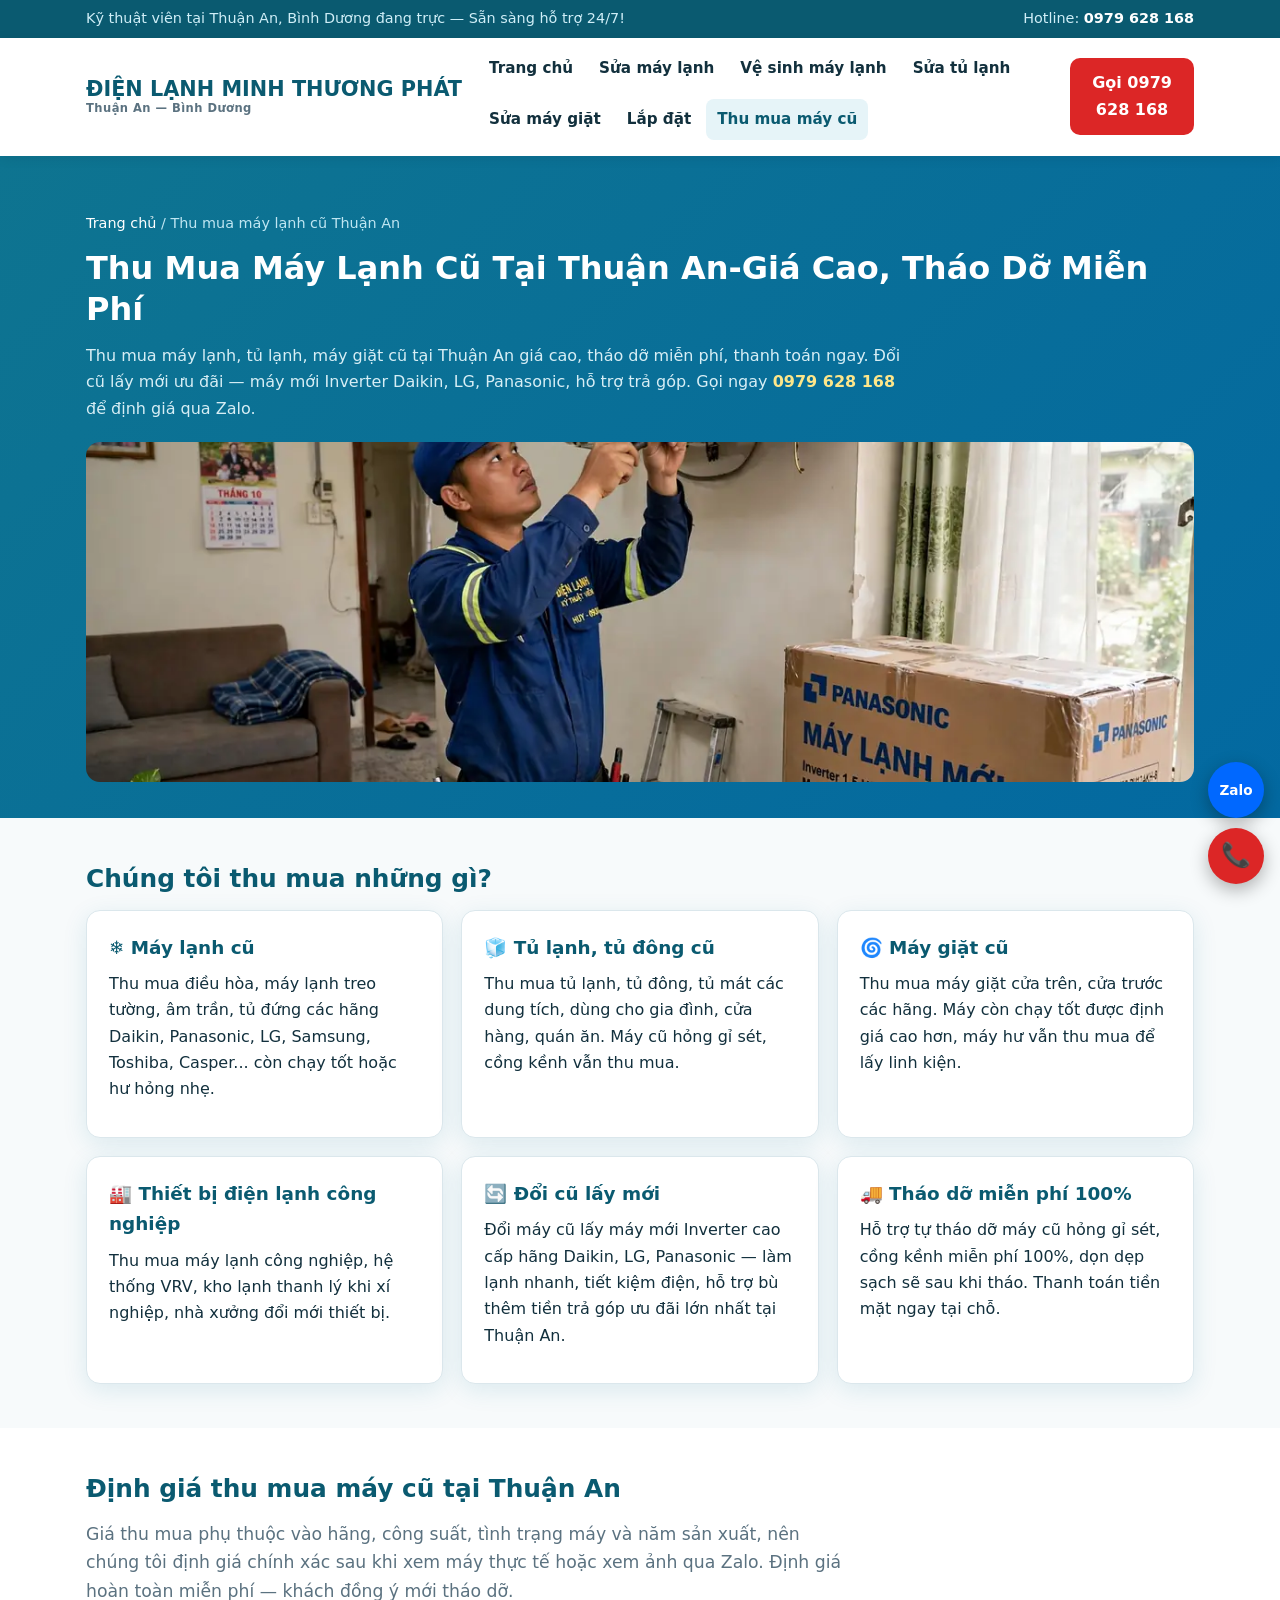
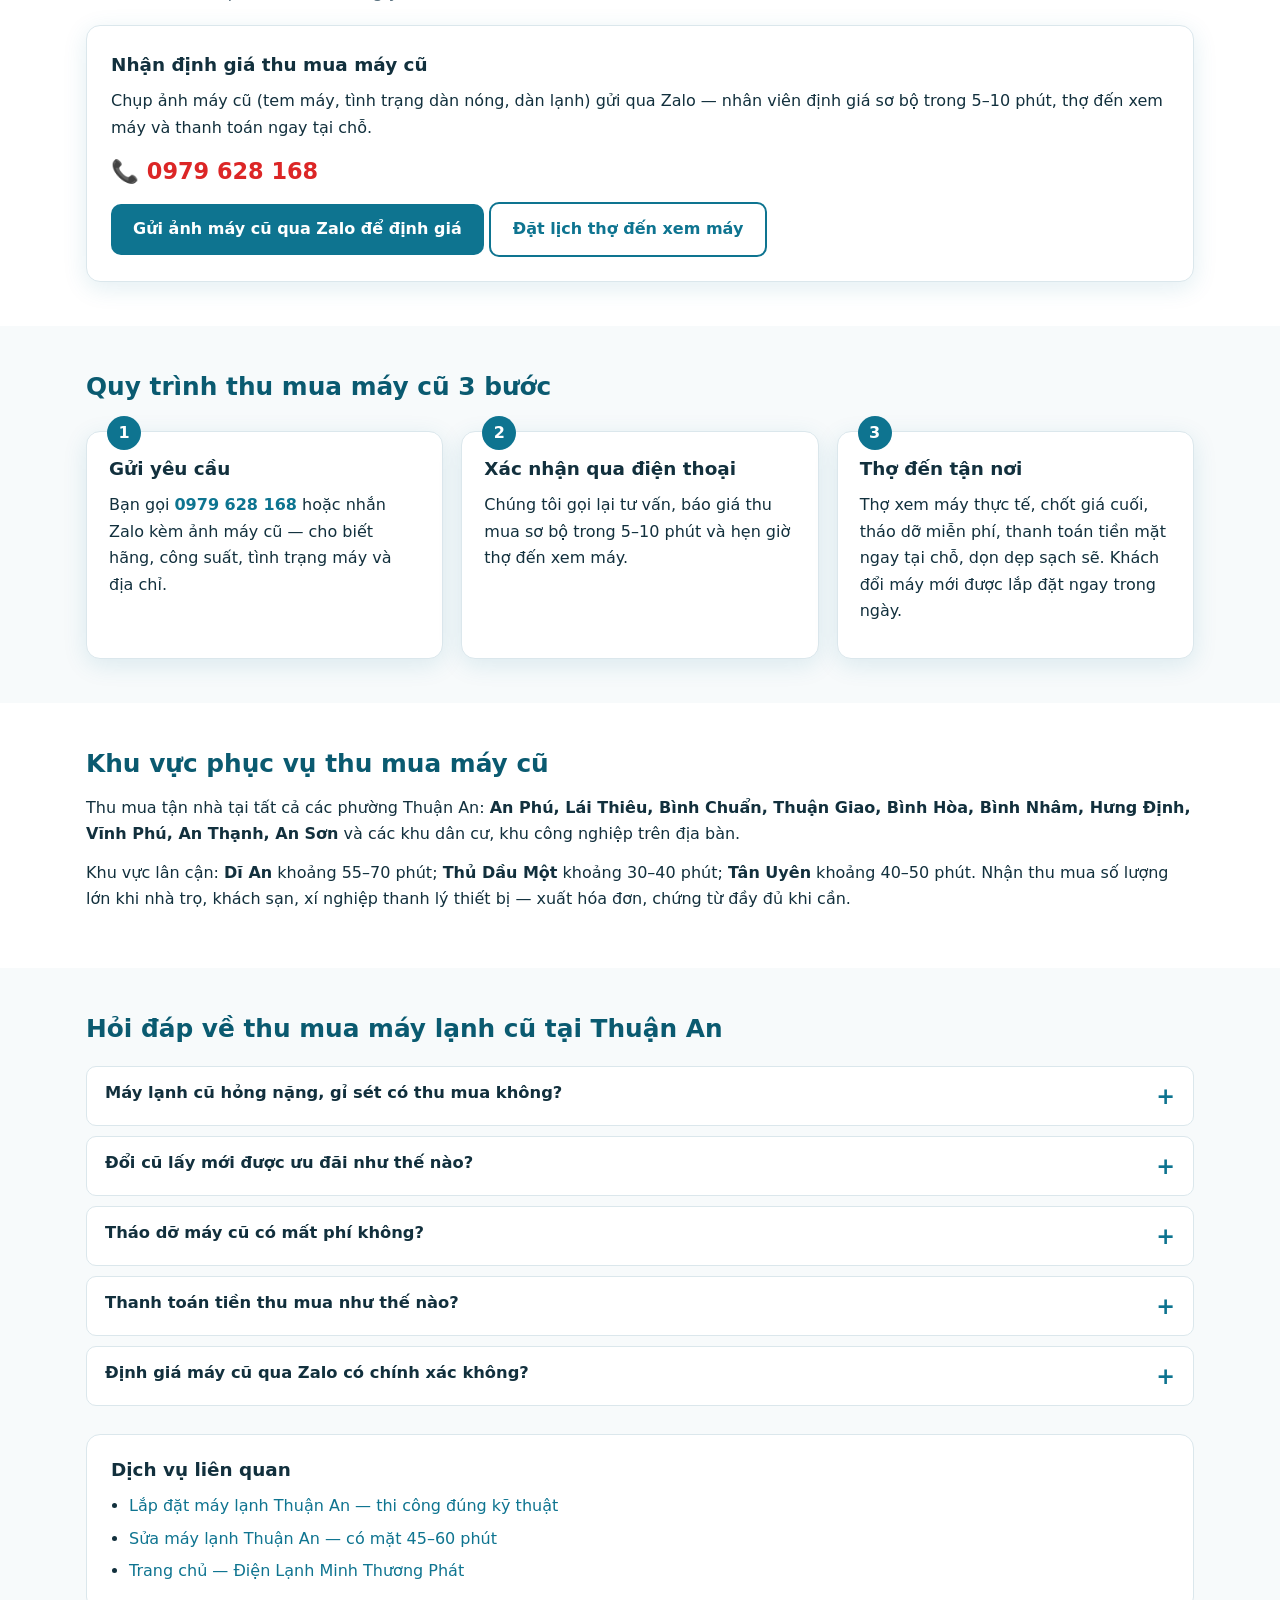
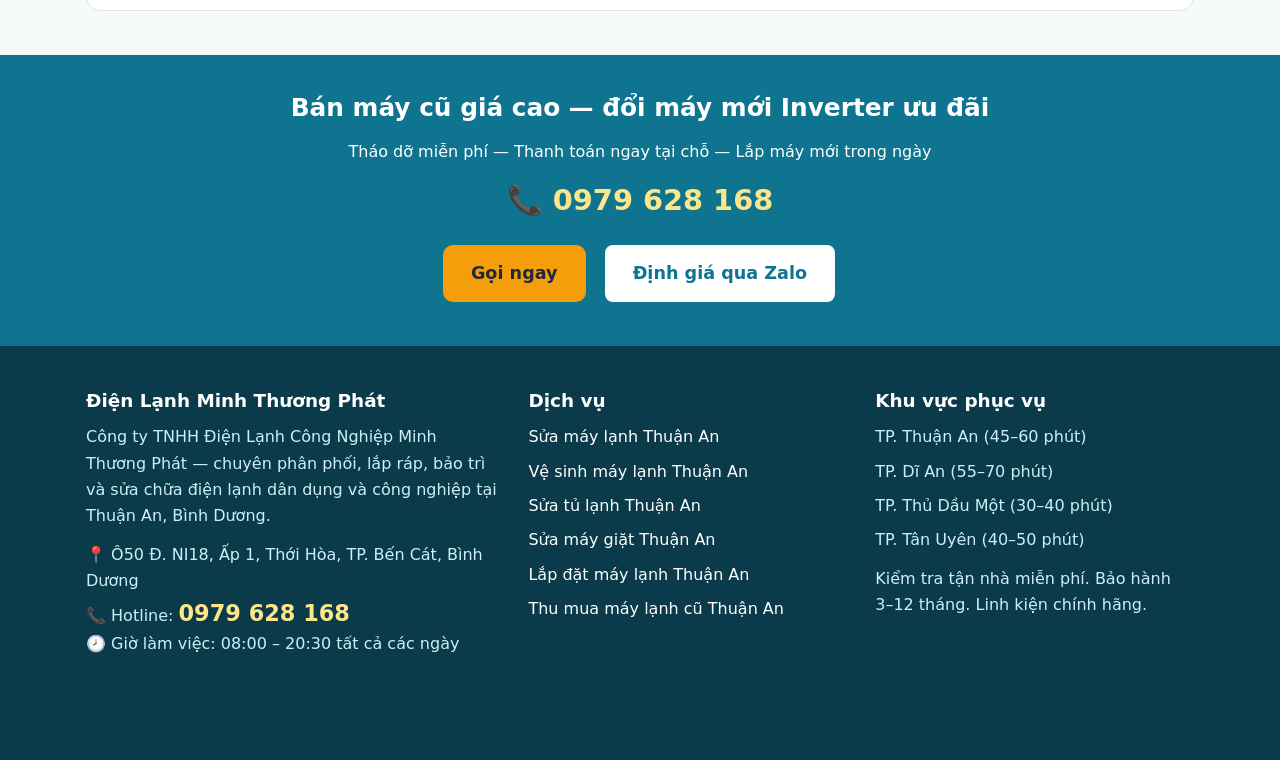
<file: thu-mua-may-lanh-cu-thuan-an.html>
<!DOCTYPE html>
<html lang="vi">
<head>
  <meta charset="UTF-8">
  <meta name="viewport" content="width=device-width, initial-scale=1.0">
  <title>Thu Mua Máy Lạnh Cũ Thuận An Giá Cao | Minh Thương Phát</title>
  <meta name="description" content="Thu mua máy lạnh, tủ lạnh, máy giặt cũ tại Thuận An giá cao, tháo dỡ miễn phí, thanh toán ngay. Đổi cũ lấy mới ưu đãi. Gọi 0979 628 168.">
  <link rel="canonical" href="https://www.dienlanhminhthuongphat.vn/thu-mua-may-lanh-cu-thuan-an">
  <meta property="og:type" content="website">
  <meta property="og:locale" content="vi_VN">
  <meta property="og:title" content="Thu Mua Máy Lạnh Cũ Thuận An Giá Cao | Minh Thương Phát">
  <meta property="og:description" content="Thu mua máy lạnh, tủ lạnh, máy giặt cũ tại Thuận An giá cao, tháo dỡ miễn phí, thanh toán ngay. Đổi cũ lấy mới ưu đãi. Gọi 0979 628 168.">
  <meta property="og:url" content="https://www.dienlanhminhthuongphat.vn/thu-mua-may-lanh-cu-thuan-an">
  <meta property="og:image" content="https://www.dienlanhminhthuongphat.vn/assets/anh/thu-mua-may-lanh-cu-thuan-an.webp">
  <meta name="theme-color" content="#0e7490">
    <link rel="icon" type="image/x-icon" href="/favicon.ico">
  <link rel="icon" type="image/png" sizes="192x192" href="/favicon-192.png">
  <link rel="apple-touch-icon" href="/apple-touch-icon.png">
<link rel="stylesheet" href="/assets/css/style.css">
</head>
<body>

<div class="topbar">
  <div class="container">
    <span>Kỹ thuật viên tại Thuận An, Bình Dương đang trực — Sẵn sàng hỗ trợ 24/7!</span>
    <span>Hotline: <a href="tel:0979628168">0979 628 168</a></span>
  </div>
</div>

<header class="site">
  <div class="container header-in">
    <a class="logo" href="/">ĐIỆN LẠNH MINH THƯƠNG PHÁT<small>Thuận An — Bình Dương</small></a>
    <button class="menu-btn" id="menuBtn" aria-label="Mở menu">☰</button>
    <nav class="main" id="mainNav">
      <ul>
        <li><a href="/">Trang chủ</a></li>
        <li><a href="/sua-may-lanh-thuan-an">Sửa máy lạnh</a></li>
        <li><a href="/ve-sinh-may-lanh-thuan-an">Vệ sinh máy lạnh</a></li>
        <li><a href="/sua-tu-lanh-thuan-an">Sửa tủ lạnh</a></li>
        <li><a href="/sua-may-giat-thuan-an">Sửa máy giặt</a></li>
        <li><a href="/lap-dat-may-lanh-thuan-an">Lắp đặt</a></li>
        <li><a href="/thu-mua-may-lanh-cu-thuan-an" class="active">Thu mua máy cũ</a></li>
      </ul>
    </nav>
    <div class="header-call">
      <a class="btn red" href="tel:0979628168">Gọi 0979 628 168</a>
    </div>
  </div>
</header>

<div class="page-hero">
  <div class="container">
    <p class="breadcrumb" style="color:#bfe6f2"><a href="/" style="color:#fff">Trang chủ</a> / Thu mua máy lạnh cũ Thuận An</p>
    <h1>Thu Mua Máy Lạnh Cũ Tại Thuận An-Giá Cao, Tháo Dỡ Miễn Phí</h1>
    <p>Thu mua máy lạnh, tủ lạnh, máy giặt cũ tại Thuận An giá cao, tháo dỡ miễn phí, thanh toán ngay. Đổi cũ lấy mới ưu đãi — máy mới Inverter Daikin, LG, Panasonic, hỗ trợ trả góp. Gọi ngay <a href="tel:0979628168" style="color:#fde68a;font-weight:800">0979 628 168</a> để định giá qua Zalo.</p>
    <img src="/assets/anh/thu-mua-may-lanh-cu-thuan-an.webp" alt="Kỹ thuật viên tháo dỡ máy lạnh cũ để thu mua tại nhà ở Thuận An" width="1200" height="800">
  </div>
</div>

<section>
  <div class="container">
    <h2>Chúng tôi thu mua những gì?</h2>
    <div class="cards three">
      <div class="card"><h3>❄️ Máy lạnh cũ</h3><p>Thu mua điều hòa, máy lạnh treo tường, âm trần, tủ đứng các hãng Daikin, Panasonic, LG, Samsung, Toshiba, Casper... còn chạy tốt hoặc hư hỏng nhẹ.</p></div>
      <div class="card"><h3>🧊 Tủ lạnh, tủ đông cũ</h3><p>Thu mua tủ lạnh, tủ đông, tủ mát các dung tích, dùng cho gia đình, cửa hàng, quán ăn. Máy cũ hỏng gỉ sét, cồng kềnh vẫn thu mua.</p></div>
      <div class="card"><h3>🌀 Máy giặt cũ</h3><p>Thu mua máy giặt cửa trên, cửa trước các hãng. Máy còn chạy tốt được định giá cao hơn, máy hư vẫn thu mua để lấy linh kiện.</p></div>
      <div class="card"><h3>🏭 Thiết bị điện lạnh công nghiệp</h3><p>Thu mua máy lạnh công nghiệp, hệ thống VRV, kho lạnh thanh lý khi xí nghiệp, nhà xưởng đổi mới thiết bị.</p></div>
      <div class="card"><h3>🔄 Đổi cũ lấy mới</h3><p>Đổi máy cũ lấy máy mới Inverter cao cấp hãng Daikin, LG, Panasonic — làm lạnh nhanh, tiết kiệm điện, hỗ trợ bù thêm tiền trả góp ưu đãi lớn nhất tại Thuận An.</p></div>
      <div class="card"><h3>🚚 Tháo dỡ miễn phí 100%</h3><p>Hỗ trợ tự tháo dỡ máy cũ hỏng gỉ sét, cồng kềnh miễn phí 100%, dọn dẹp sạch sẽ sau khi tháo. Thanh toán tiền mặt ngay tại chỗ.</p></div>
    </div>
  </div>
</section>

<section class="section-alt">
  <div class="container">
    <h2>Định giá thu mua máy cũ tại Thuận An</h2>
    <p class="lead">Giá thu mua phụ thuộc vào hãng, công suất, tình trạng máy và năm sản xuất, nên chúng tôi định giá chính xác sau khi xem máy thực tế hoặc xem ảnh qua Zalo. Định giá hoàn toàn miễn phí — khách đồng ý mới tháo dỡ.</p>
    <div class="tool" style="margin-top:20px">
      <h3>Nhận định giá thu mua máy cũ</h3>
      <p>Chụp ảnh máy cũ (tem máy, tình trạng dàn nóng, dàn lạnh) gửi qua Zalo — nhân viên định giá sơ bộ trong 5–10 phút, thợ đến xem máy và thanh toán ngay tại chỗ.</p>
      <p style="font-size:1.4rem;font-weight:800;color:var(--red)">📞 <a href="tel:0979628168" style="color:var(--red)">0979 628 168</a></p>
      <a class="btn" href="https://zalo.me/0979628168" target="_blank" rel="noopener">Gửi ảnh máy cũ qua Zalo để định giá</a>
      <a class="btn ghost" href="/#dat-lich-hen">Đặt lịch thợ đến xem máy</a>
    </div>
  </div>
</section>

<section>
  <div class="container">
    <h2>Quy trình thu mua máy cũ 3 bước</h2>
    <div class="steps" style="margin-top:28px">
      <div class="step"><h3>Gửi yêu cầu</h3><p>Bạn gọi <a href="tel:0979628168"><strong>0979 628 168</strong></a> hoặc nhắn Zalo kèm ảnh máy cũ — cho biết hãng, công suất, tình trạng máy và địa chỉ.</p></div>
      <div class="step"><h3>Xác nhận qua điện thoại</h3><p>Chúng tôi gọi lại tư vấn, báo giá thu mua sơ bộ trong 5–10 phút và hẹn giờ thợ đến xem máy.</p></div>
      <div class="step"><h3>Thợ đến tận nơi</h3><p>Thợ xem máy thực tế, chốt giá cuối, tháo dỡ miễn phí, thanh toán tiền mặt ngay tại chỗ, dọn dẹp sạch sẽ. Khách đổi máy mới được lắp đặt ngay trong ngày.</p></div>
    </div>
  </div>
</section>

<section class="section-alt">
  <div class="container">
    <h2>Khu vực phục vụ thu mua máy cũ</h2>
    <p>Thu mua tận nhà tại tất cả các phường Thuận An: <strong>An Phú, Lái Thiêu, Bình Chuẩn, Thuận Giao, Bình Hòa, Bình Nhâm, Hưng Định, Vĩnh Phú, An Thạnh, An Sơn</strong> và các khu dân cư, khu công nghiệp trên địa bàn.</p>
    <p>Khu vực lân cận: <strong>Dĩ An</strong> khoảng 55–70 phút; <strong>Thủ Dầu Một</strong> khoảng 30–40 phút; <strong>Tân Uyên</strong> khoảng 40–50 phút. Nhận thu mua số lượng lớn khi nhà trọ, khách sạn, xí nghiệp thanh lý thiết bị — xuất hóa đơn, chứng từ đầy đủ khi cần.</p>
  </div>
</section>

<section>
  <div class="container">
    <h2>Hỏi đáp về thu mua máy lạnh cũ tại Thuận An</h2>
    <div style="margin-top:20px">
      <div class="faq-item">
        <button class="faq-q" type="button">Máy lạnh cũ hỏng nặng, gỉ sét có thu mua không?</button>
        <div class="faq-a"><p>Có. Máy cũ hỏng gỉ sét, cồng kềnh chúng tôi vẫn thu mua để lấy linh kiện và vật liệu. Giá thu mua tùy tình trạng máy, thợ đến xem thực tế rồi báo giá — xem máy và định giá hoàn toàn miễn phí.</p></div>
      </div>
      <div class="faq-item">
        <button class="faq-q" type="button">Đổi cũ lấy mới được ưu đãi như thế nào?</button>
        <div class="faq-a"><p>Khách đổi máy cũ lấy máy mới Inverter hãng Daikin, LG, Panasonic được trừ thẳng tiền thu mua máy cũ vào giá máy mới, lại được hỗ trợ bù thêm tiền trả góp ưu đãi lớn nhất tại Thuận An. Thợ tháo máy cũ và lắp máy mới ngay trong ngày.</p></div>
      </div>
      <div class="faq-item">
        <button class="faq-q" type="button">Tháo dỡ máy cũ có mất phí không?</button>
        <div class="faq-a"><p>Không. Chúng tôi hỗ trợ tự tháo dỡ máy cũ miễn phí 100%, dọn dẹp sạch sẽ sau khi tháo. Khách chỉ cần gọi, mọi việc còn lại thợ lo.</p></div>
      </div>
      <div class="faq-item">
        <button class="faq-q" type="button">Thanh toán tiền thu mua như thế nào?</button>
        <div class="faq-a"><p>Thanh toán tiền mặt ngay tại chỗ sau khi thợ xem máy và chốt giá. Khách đổi máy mới thì trừ thẳng vào giá máy mới, phần chênh lệch thanh toán hoặc trả góp theo thỏa thuận.</p></div>
      </div>
      <div class="faq-item">
        <button class="faq-q" type="button">Định giá máy cũ qua Zalo có chính xác không?</button>
        <div class="faq-a"><p>Định giá qua ảnh Zalo cho ra khoảng giá sơ bộ để khách tham khảo. Giá chốt cuối cùng theo tình trạng máy thực tế khi thợ đến xem — thợ báo giá trước, khách đồng ý mới tháo dỡ, không ép giá.</p></div>
      </div>
    </div>
    <div class="related" style="margin-top:28px">
      <h3>Dịch vụ liên quan</h3>
      <ul>
        <li><a href="/lap-dat-may-lanh-thuan-an">Lắp đặt máy lạnh Thuận An — thi công đúng kỹ thuật</a></li>
        <li><a href="/sua-may-lanh-thuan-an">Sửa máy lạnh Thuận An — có mặt 45–60 phút</a></li>
        <li><a href="/">Trang chủ — Điện Lạnh Minh Thương Phát</a></li>
      </ul>
    </div>
  </div>
</section>

<div class="cta-band">
  <div class="container">
    <h2>Bán máy cũ giá cao — đổi máy mới Inverter ưu đãi</h2>
    <p>Tháo dỡ miễn phí — Thanh toán ngay tại chỗ — Lắp máy mới trong ngày</p>
    <p class="hotline-big">📞 0979 628 168</p>
    <a class="btn orange big" href="tel:0979628168">Gọi ngay</a>
    <a class="btn ghost big" href="https://zalo.me/0979628168" target="_blank" rel="noopener">Định giá qua Zalo</a>
  </div>
</div>

<footer>
  <div class="container footer-grid">
    <div>
      <h3>Điện Lạnh Minh Thương Phát</h3>
      <p>Công ty TNHH Điện Lạnh Công Nghiệp Minh Thương Phát — chuyên phân phối, lắp ráp, bảo trì và sửa chữa điện lạnh dân dụng và công nghiệp tại Thuận An, Bình Dương.</p>
      <p>📍 Ô50 Đ. NI18, Ấp 1, Thới Hòa, TP. Bến Cát, Bình Dương<br>
      📞 Hotline: <a class="hotline" href="tel:0979628168">0979 628 168</a><br>
      🕗 Giờ làm việc: 08:00 – 20:30 tất cả các ngày</p>
    </div>
    <div>
      <h3>Dịch vụ</h3>
      <ul>
        <li><a href="/sua-may-lanh-thuan-an">Sửa máy lạnh Thuận An</a></li>
        <li><a href="/ve-sinh-may-lanh-thuan-an">Vệ sinh máy lạnh Thuận An</a></li>
        <li><a href="/sua-tu-lanh-thuan-an">Sửa tủ lạnh Thuận An</a></li>
        <li><a href="/sua-may-giat-thuan-an">Sửa máy giặt Thuận An</a></li>
        <li><a href="/lap-dat-may-lanh-thuan-an">Lắp đặt máy lạnh Thuận An</a></li>
        <li><a href="/thu-mua-may-lanh-cu-thuan-an">Thu mua máy lạnh cũ Thuận An</a></li>
      </ul>
    </div>
    <div>
      <h3>Khu vực phục vụ</h3>
      <ul>
        <li>TP. Thuận An (45–60 phút)</li>
        <li>TP. Dĩ An (55–70 phút)</li>
        <li>TP. Thủ Dầu Một (30–40 phút)</li>
        <li>TP. Tân Uyên (40–50 phút)</li>
      </ul>
      <p>Kiểm tra tận nhà miễn phí. Bảo hành 3–12 tháng. Linh kiện chính hãng.</p>
    </div>
  </div>
</footer>

<div class="float-call">
  <a class="zalo" href="https://zalo.me/0979628168" target="_blank" rel="noopener" aria-label="Nhắn Zalo">Zalo</a>
  <a class="call" href="tel:0979628168" aria-label="Gọi hotline">📞</a>
</div>

<script src="/assets/js/main.js"></script>
<script type="application/ld+json">
{
  "@context": "https://schema.org",
  "@type": "Service",
  "name": "Thu mua máy lạnh cũ tại Thuận An",
  "serviceType": "Thu mua máy lạnh cũ",
  "provider": {
    "@type": "HVACBusiness",
    "name": "Điện Lạnh Minh Thương Phát",
    "telephone": "+84979628168",
    "address": {
      "@type": "PostalAddress",
      "streetAddress": "Ô50 Đ. NI18, Ấp 1, Thới Hòa",
      "addressLocality": "Bến Cát",
      "addressRegion": "Bình Dương",
      "addressCountry": "VN"
    }
  },
  "areaServed": ["Thuận An", "Dĩ An", "Thủ Dầu Một", "Tân Uyên"],
  "url": "https://www.dienlanhminhthuongphat.vn/thu-mua-may-lanh-cu-thuan-an"
}
</script>
</body>
</html>
</file>
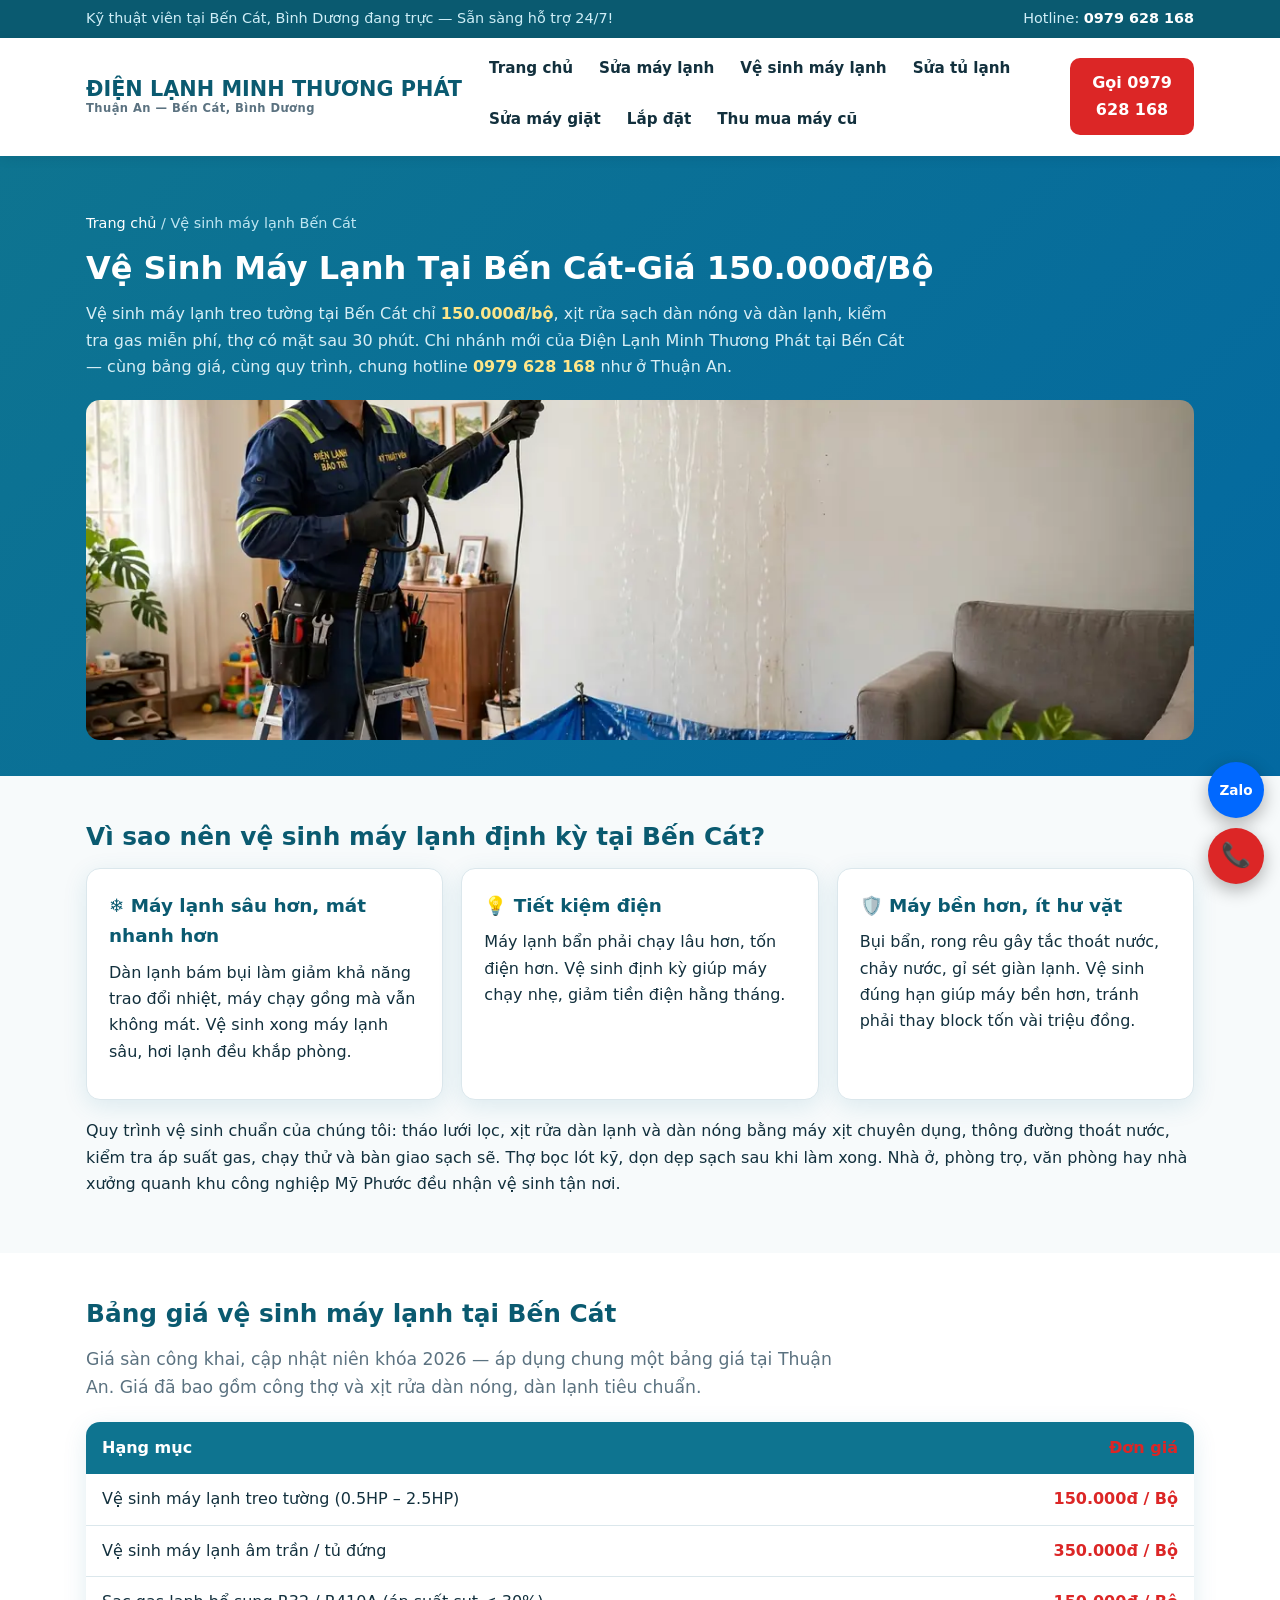
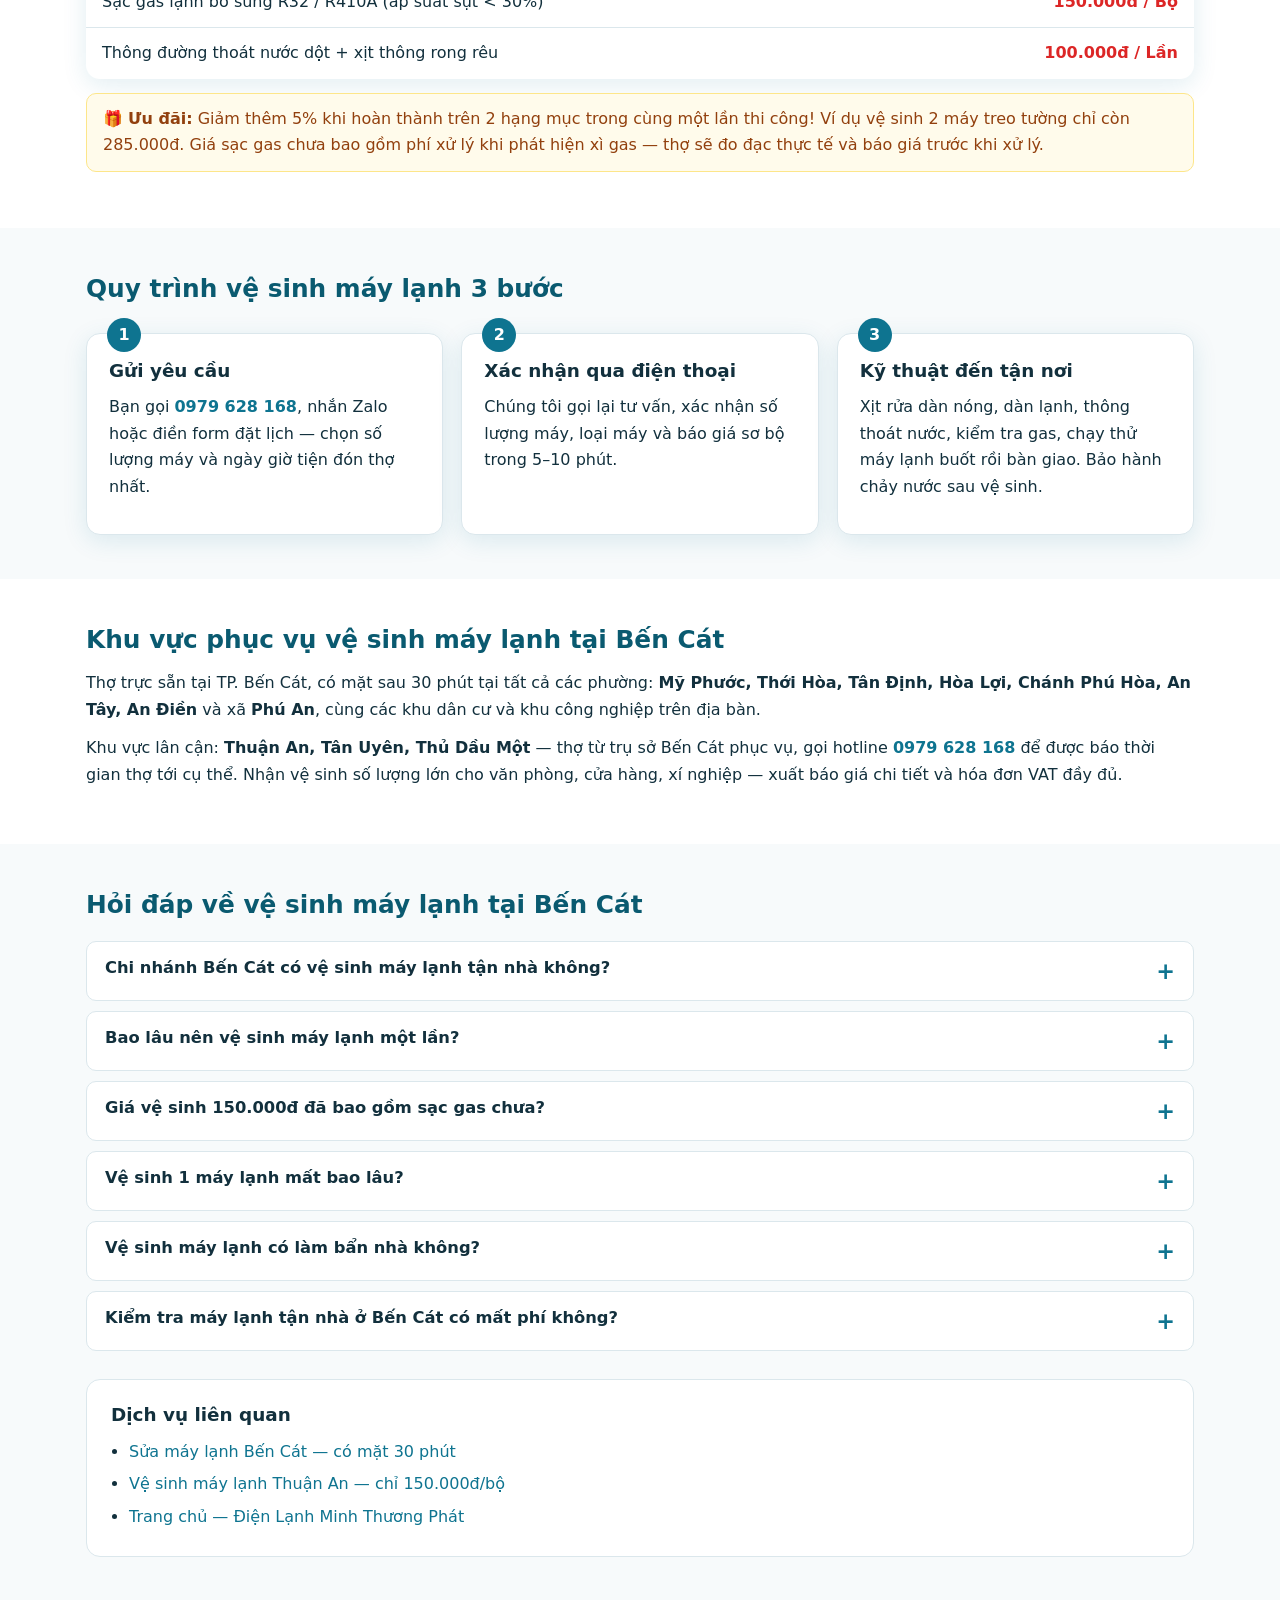
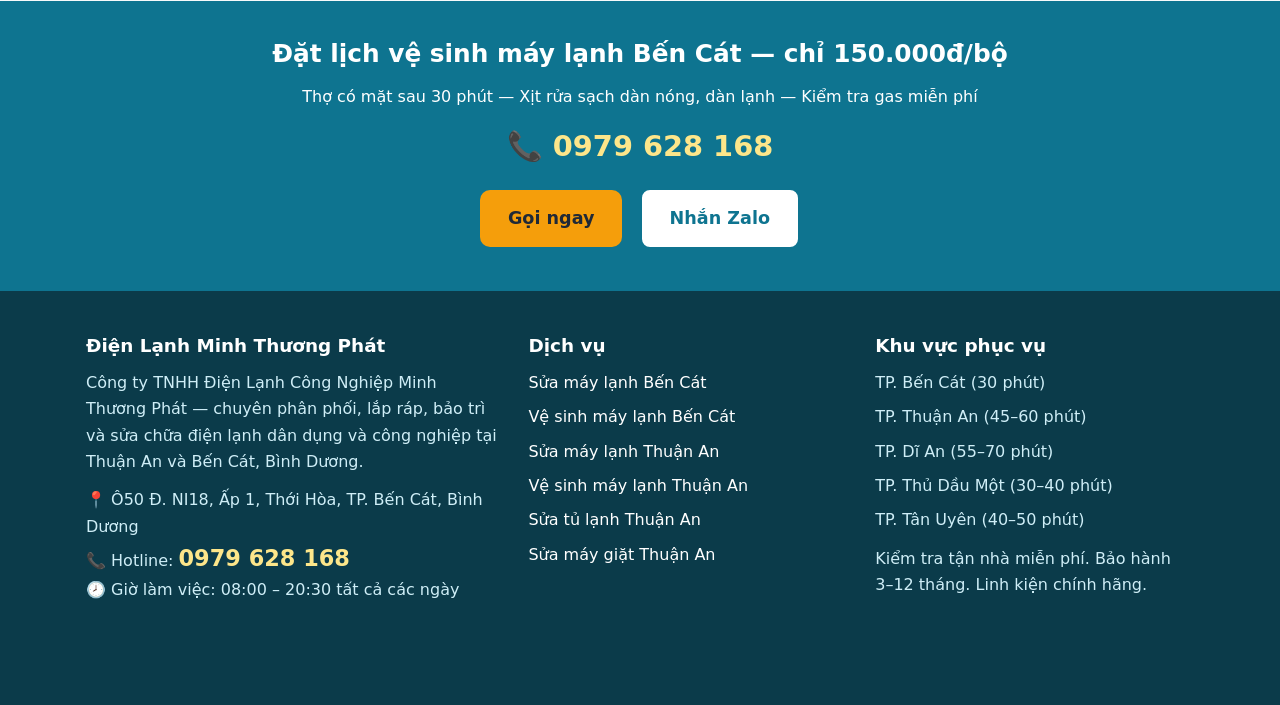
<file: ve-sinh-may-lanh-ben-cat.html>
<!DOCTYPE html>
<html lang="vi">
<head>
  <meta charset="UTF-8">
  <meta name="viewport" content="width=device-width, initial-scale=1.0">
  <title>Vệ Sinh Máy Lạnh Bến Cát 150K | Minh Thương Phát</title>
  <meta name="description" content="Vệ sinh máy lạnh treo tường tại Bến Cát chỉ 150.000đ/bộ, sạc gas R32/R410A, thợ có mặt sau 30 phút. Đặt lịch: 0979 628 168.">
  <link rel="canonical" href="https://www.dienlanhminhthuongphat.vn/ve-sinh-may-lanh-ben-cat">
  <meta property="og:type" content="website">
  <meta property="og:locale" content="vi_VN">
  <meta property="og:title" content="Vệ Sinh Máy Lạnh Bến Cát 150K | Minh Thương Phát">
  <meta property="og:description" content="Vệ sinh máy lạnh treo tường tại Bến Cát chỉ 150.000đ/bộ, sạc gas R32/R410A, thợ có mặt sau 30 phút. Đặt lịch: 0979 628 168.">
  <meta property="og:url" content="https://www.dienlanhminhthuongphat.vn/ve-sinh-may-lanh-ben-cat">
  <meta property="og:image" content="https://www.dienlanhminhthuongphat.vn/assets/anh/ve-sinh-may-lanh-thuan-an.webp">
  <meta name="theme-color" content="#0e7490">
    <link rel="icon" type="image/x-icon" href="/favicon.ico">
  <link rel="icon" type="image/png" sizes="192x192" href="/favicon-192.png">
  <link rel="apple-touch-icon" href="/apple-touch-icon.png">
<link rel="stylesheet" href="/assets/css/style.css">
</head>
<body>

<div class="topbar">
  <div class="container">
    <span>Kỹ thuật viên tại Bến Cát, Bình Dương đang trực — Sẵn sàng hỗ trợ 24/7!</span>
    <span>Hotline: <a href="tel:0979628168">0979 628 168</a></span>
  </div>
</div>

<header class="site">
  <div class="container header-in">
    <a class="logo" href="/">ĐIỆN LẠNH MINH THƯƠNG PHÁT<small>Thuận An — Bến Cát, Bình Dương</small></a>
    <button class="menu-btn" id="menuBtn" aria-label="Mở menu">☰</button>
    <nav class="main" id="mainNav">
      <ul>
        <li><a href="/">Trang chủ</a></li>
        <li><a href="/sua-may-lanh-thuan-an">Sửa máy lạnh</a></li>
        <li><a href="/ve-sinh-may-lanh-thuan-an">Vệ sinh máy lạnh</a></li>
        <li><a href="/sua-tu-lanh-thuan-an">Sửa tủ lạnh</a></li>
        <li><a href="/sua-may-giat-thuan-an">Sửa máy giặt</a></li>
        <li><a href="/lap-dat-may-lanh-thuan-an">Lắp đặt</a></li>
        <li><a href="/thu-mua-may-lanh-cu-thuan-an">Thu mua máy cũ</a></li>
      </ul>
    </nav>
    <div class="header-call">
      <a class="btn red" href="tel:0979628168">Gọi 0979 628 168</a>
    </div>
  </div>
</header>

<div class="page-hero">
  <div class="container">
    <p class="breadcrumb" style="color:#bfe6f2"><a href="/" style="color:#fff">Trang chủ</a> / Vệ sinh máy lạnh Bến Cát</p>
    <h1>Vệ Sinh Máy Lạnh Tại Bến Cát-Giá 150.000đ/Bộ</h1>
    <p>Vệ sinh máy lạnh treo tường tại Bến Cát chỉ <strong style="color:#fde68a">150.000đ/bộ</strong>, xịt rửa sạch dàn nóng và dàn lạnh, kiểm tra gas miễn phí, thợ có mặt sau 30 phút. Chi nhánh mới của Điện Lạnh Minh Thương Phát tại Bến Cát — cùng bảng giá, cùng quy trình, chung hotline <a href="tel:0979628168" style="color:#fde68a;font-weight:800">0979 628 168</a> như ở Thuận An.</p>
    <img src="/assets/anh/ve-sinh-may-lanh-thuan-an.webp" alt="Kỹ thuật viên đang vệ sinh máy lạnh treo tường tại nhà ở Bến Cát" width="1200" height="800">
  </div>
</div>

<section>
  <div class="container">
    <h2>Vì sao nên vệ sinh máy lạnh định kỳ tại Bến Cát?</h2>
    <div class="cards three">
      <div class="card"><h3>❄️ Máy lạnh sâu hơn, mát nhanh hơn</h3><p>Dàn lạnh bám bụi làm giảm khả năng trao đổi nhiệt, máy chạy gồng mà vẫn không mát. Vệ sinh xong máy lạnh sâu, hơi lạnh đều khắp phòng.</p></div>
      <div class="card"><h3>💡 Tiết kiệm điện</h3><p>Máy lạnh bẩn phải chạy lâu hơn, tốn điện hơn. Vệ sinh định kỳ giúp máy chạy nhẹ, giảm tiền điện hằng tháng.</p></div>
      <div class="card"><h3>🛡️ Máy bền hơn, ít hư vặt</h3><p>Bụi bẩn, rong rêu gây tắc thoát nước, chảy nước, gỉ sét giàn lạnh. Vệ sinh đúng hạn giúp máy bền hơn, tránh phải thay block tốn vài triệu đồng.</p></div>
    </div>
    <p style="margin-top:18px">Quy trình vệ sinh chuẩn của chúng tôi: tháo lưới lọc, xịt rửa dàn lạnh và dàn nóng bằng máy xịt chuyên dụng, thông đường thoát nước, kiểm tra áp suất gas, chạy thử và bàn giao sạch sẽ. Thợ bọc lót kỹ, dọn dẹp sạch sau khi làm xong. Nhà ở, phòng trọ, văn phòng hay nhà xưởng quanh khu công nghiệp Mỹ Phước đều nhận vệ sinh tận nơi.</p>
  </div>
</section>

<section class="section-alt">
  <div class="container">
    <h2>Bảng giá vệ sinh máy lạnh tại Bến Cát</h2>
    <p class="lead">Giá sàn công khai, cập nhật niên khóa 2026 — áp dụng chung một bảng giá tại Thuận An. Giá đã bao gồm công thợ và xịt rửa dàn nóng, dàn lạnh tiêu chuẩn.</p>
    <table class="price" style="margin-top:20px">
      <thead><tr><th>Hạng mục</th><th>Đơn giá</th></tr></thead>
      <tbody>
        <tr><td>Vệ sinh máy lạnh treo tường (0.5HP – 2.5HP)</td><td>150.000đ / Bộ</td></tr>
        <tr><td>Vệ sinh máy lạnh âm trần / tủ đứng</td><td>350.000đ / Bộ</td></tr>
        <tr><td>Sạc gas lạnh bổ sung R32 / R410A (áp suất sụt &lt; 30%)</td><td>150.000đ / Bộ</td></tr>
        <tr><td>Thông đường thoát nước dột + xịt thông rong rêu</td><td>100.000đ / Lần</td></tr>
      </tbody>
    </table>
    <p class="note">🎁 <strong>Ưu đãi:</strong> Giảm thêm 5% khi hoàn thành trên 2 hạng mục trong cùng một lần thi công! Ví dụ vệ sinh 2 máy treo tường chỉ còn 285.000đ. Giá sạc gas chưa bao gồm phí xử lý khi phát hiện xì gas — thợ sẽ đo đạc thực tế và báo giá trước khi xử lý.</p>
  </div>
</section>

<section>
  <div class="container">
    <h2>Quy trình vệ sinh máy lạnh 3 bước</h2>
    <div class="steps" style="margin-top:28px">
      <div class="step"><h3>Gửi yêu cầu</h3><p>Bạn gọi <a href="tel:0979628168"><strong>0979 628 168</strong></a>, nhắn Zalo hoặc điền form đặt lịch — chọn số lượng máy và ngày giờ tiện đón thợ nhất.</p></div>
      <div class="step"><h3>Xác nhận qua điện thoại</h3><p>Chúng tôi gọi lại tư vấn, xác nhận số lượng máy, loại máy và báo giá sơ bộ trong 5–10 phút.</p></div>
      <div class="step"><h3>Kỹ thuật đến tận nơi</h3><p>Xịt rửa dàn nóng, dàn lạnh, thông thoát nước, kiểm tra gas, chạy thử máy lạnh buốt rồi bàn giao. Bảo hành chảy nước sau vệ sinh.</p></div>
    </div>
  </div>
</section>

<section class="section-alt">
  <div class="container">
    <h2>Khu vực phục vụ vệ sinh máy lạnh tại Bến Cát</h2>
    <p>Thợ trực sẵn tại TP. Bến Cát, có mặt sau 30 phút tại tất cả các phường: <strong>Mỹ Phước, Thới Hòa, Tân Định, Hòa Lợi, Chánh Phú Hòa, An Tây, An Điền</strong> và xã <strong>Phú An</strong>, cùng các khu dân cư và khu công nghiệp trên địa bàn.</p>
    <p>Khu vực lân cận: <strong>Thuận An, Tân Uyên, Thủ Dầu Một</strong> — thợ từ trụ sở Bến Cát phục vụ, gọi hotline <a href="tel:0979628168"><strong>0979 628 168</strong></a> để được báo thời gian thợ tới cụ thể. Nhận vệ sinh số lượng lớn cho văn phòng, cửa hàng, xí nghiệp — xuất báo giá chi tiết và hóa đơn VAT đầy đủ.</p>
  </div>
</section>

<section>
  <div class="container">
    <h2>Hỏi đáp về vệ sinh máy lạnh tại Bến Cát</h2>
    <div style="margin-top:20px">
      <div class="faq-item">
        <button class="faq-q" type="button">Chi nhánh Bến Cát có vệ sinh máy lạnh tận nhà không?</button>
        <div class="faq-a"><p>Có. Chi nhánh mới của Minh Thương Phát tại TP. Bến Cát nhận vệ sinh máy lạnh tận nhà, thợ trực sẵn tại địa bàn nên có mặt sau khoảng 30 phút tại các phường Mỹ Phước, Thới Hòa, Tân Định, Hòa Lợi, Chánh Phú Hòa, An Tây, An Điền và xã Phú An. Đặt lịch qua hotline chung 0979 628 168.</p></div>
      </div>
      <div class="faq-item">
        <button class="faq-q" type="button">Bao lâu nên vệ sinh máy lạnh một lần?</button>
        <div class="faq-a"><p>Gia đình dùng thường xuyên nên vệ sinh 3–6 tháng/lần. Văn phòng, cửa hàng, quán ăn dùng liên tục nên vệ sinh 2–3 tháng/lần. Máy ít dùng cũng nên vệ sinh ít nhất 1 lần/năm trước mùa nóng.</p></div>
      </div>
      <div class="faq-item">
        <button class="faq-q" type="button">Giá vệ sinh 150.000đ đã bao gồm sạc gas chưa?</button>
        <div class="faq-a"><p>Chưa. Mức giá 150.000đ là trọn gói công thợ và xịt rửa dàn nóng, dàn lạnh tiêu chuẩn. Nếu máy thiếu gas, thợ đo áp suất thực tế và báo giá sạc gas bổ sung 150.000đ/bộ trước khi làm. Giá này áp dụng chung cho cả Bến Cát và Thuận An.</p></div>
      </div>
      <div class="faq-item">
        <button class="faq-q" type="button">Vệ sinh 1 máy lạnh mất bao lâu?</button>
        <div class="faq-a"><p>Khoảng 30–45 phút cho mỗi máy treo tường. Vệ sinh nhiều máy trong một lần hẹn sẽ nhanh hơn vì thợ làm liên tục, lại được giảm 5% khi làm từ 2 hạng mục trở lên.</p></div>
      </div>
      <div class="faq-item">
        <button class="faq-q" type="button">Vệ sinh máy lạnh có làm bẩn nhà không?</button>
        <div class="faq-a"><p>Không. Thợ bọc lót kỹ bằng tấm bạt hứng nước chuyên dụng, xịt rửa gọn trong khu vực máy, dọn dẹp sạch sẽ sau khi xong.</p></div>
      </div>
      <div class="faq-item">
        <button class="faq-q" type="button">Kiểm tra máy lạnh tận nhà ở Bến Cát có mất phí không?</button>
        <div class="faq-a"><p>Không. Minh Thương Phát kiểm tra tận nhà miễn phí, chỉ tính phí khi khách đồng ý sửa chữa hoặc vệ sinh.</p></div>
      </div>
    </div>
    <div class="related" style="margin-top:28px">
      <h3>Dịch vụ liên quan</h3>
      <ul>
        <li><a href="/sua-may-lanh-ben-cat">Sửa máy lạnh Bến Cát — có mặt 30 phút</a></li>
        <li><a href="/ve-sinh-may-lanh-thuan-an">Vệ sinh máy lạnh Thuận An — chỉ 150.000đ/bộ</a></li>
        <li><a href="/">Trang chủ — Điện Lạnh Minh Thương Phát</a></li>
      </ul>
    </div>
  </div>
</section>

<div class="cta-band">
  <div class="container">
    <h2>Đặt lịch vệ sinh máy lạnh Bến Cát — chỉ 150.000đ/bộ</h2>
    <p>Thợ có mặt sau 30 phút — Xịt rửa sạch dàn nóng, dàn lạnh — Kiểm tra gas miễn phí</p>
    <p class="hotline-big">📞 0979 628 168</p>
    <a class="btn orange big" href="tel:0979628168">Gọi ngay</a>
    <a class="btn ghost big" href="https://zalo.me/0979628168" target="_blank" rel="noopener">Nhắn Zalo</a>
  </div>
</div>

<footer>
  <div class="container footer-grid">
    <div>
      <h3>Điện Lạnh Minh Thương Phát</h3>
      <p>Công ty TNHH Điện Lạnh Công Nghiệp Minh Thương Phát — chuyên phân phối, lắp ráp, bảo trì và sửa chữa điện lạnh dân dụng và công nghiệp tại Thuận An và Bến Cát, Bình Dương.</p>
      <p>📍 Ô50 Đ. NI18, Ấp 1, Thới Hòa, TP. Bến Cát, Bình Dương<br>
      📞 Hotline: <a class="hotline" href="tel:0979628168">0979 628 168</a><br>
      🕗 Giờ làm việc: 08:00 – 20:30 tất cả các ngày</p>
    </div>
    <div>
      <h3>Dịch vụ</h3>
      <ul>
        <li><a href="/sua-may-lanh-ben-cat">Sửa máy lạnh Bến Cát</a></li>
        <li><a href="/ve-sinh-may-lanh-ben-cat">Vệ sinh máy lạnh Bến Cát</a></li>
        <li><a href="/sua-may-lanh-thuan-an">Sửa máy lạnh Thuận An</a></li>
        <li><a href="/ve-sinh-may-lanh-thuan-an">Vệ sinh máy lạnh Thuận An</a></li>
        <li><a href="/sua-tu-lanh-thuan-an">Sửa tủ lạnh Thuận An</a></li>
        <li><a href="/sua-may-giat-thuan-an">Sửa máy giặt Thuận An</a></li>
      </ul>
    </div>
    <div>
      <h3>Khu vực phục vụ</h3>
      <ul>
        <li>TP. Bến Cát (30 phút)</li>
        <li>TP. Thuận An (45–60 phút)</li>
        <li>TP. Dĩ An (55–70 phút)</li>
        <li>TP. Thủ Dầu Một (30–40 phút)</li>
        <li>TP. Tân Uyên (40–50 phút)</li>
      </ul>
      <p>Kiểm tra tận nhà miễn phí. Bảo hành 3–12 tháng. Linh kiện chính hãng.</p>
    </div>
  </div>
</footer>

<div class="float-call">
  <a class="zalo" href="https://zalo.me/0979628168" target="_blank" rel="noopener" aria-label="Nhắn Zalo">Zalo</a>
  <a class="call" href="tel:0979628168" aria-label="Gọi hotline">📞</a>
</div>

<script src="/assets/js/main.js"></script>
<script type="application/ld+json">
{
  "@context": "https://schema.org",
  "@type": "Service",
  "name": "Vệ sinh máy lạnh tại Bến Cát",
  "serviceType": "Vệ sinh máy lạnh",
  "provider": {
    "@type": "HVACBusiness",
    "name": "Điện Lạnh Minh Thương Phát",
    "telephone": "+84979628168",
    "address": {
      "@type": "PostalAddress",
      "streetAddress": "Ô50 Đ. NI18, Ấp 1, Thới Hòa",
      "addressLocality": "Bến Cát",
      "addressRegion": "Bình Dương",
      "addressCountry": "VN"
    }
  },
  "areaServed": ["Bến Cát", "Thuận An", "Tân Uyên", "Thủ Dầu Một"],
  "url": "https://www.dienlanhminhthuongphat.vn/ve-sinh-may-lanh-ben-cat"
}
</script>
</body>
</html>
</file>
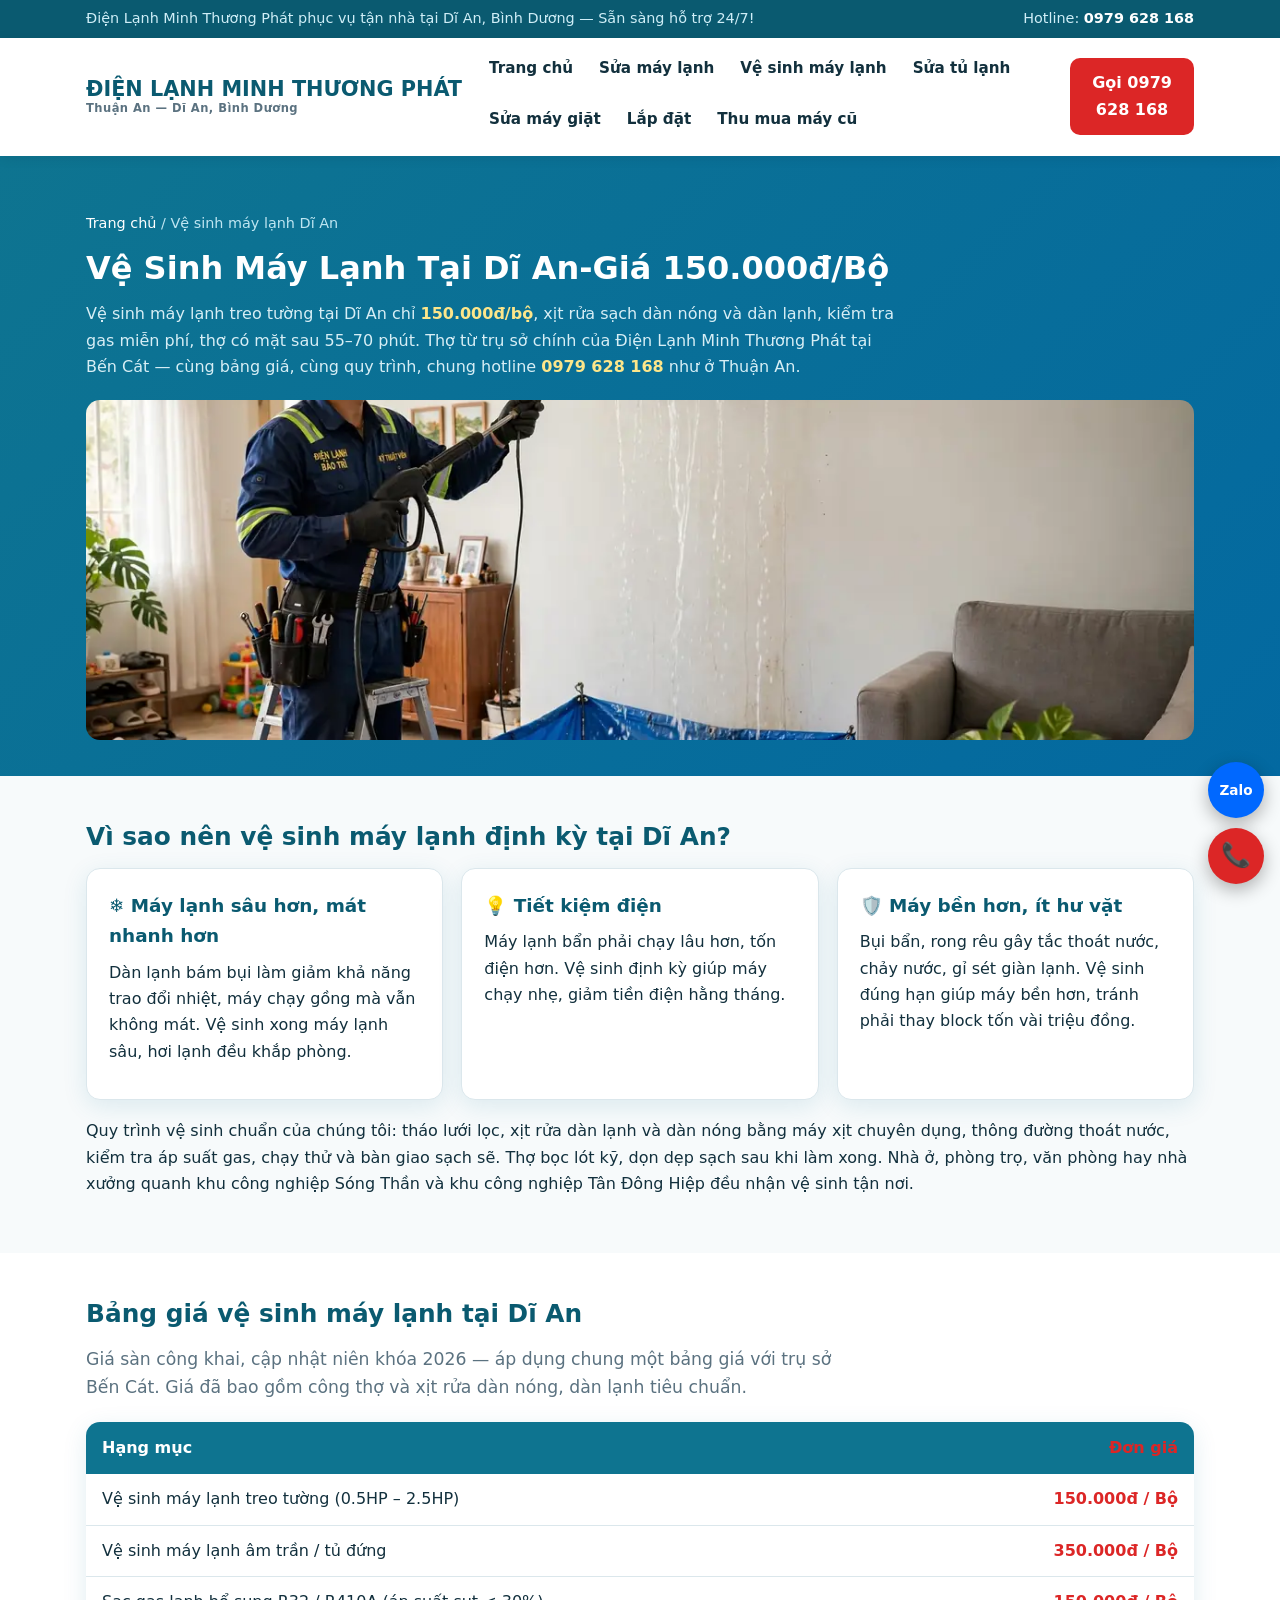
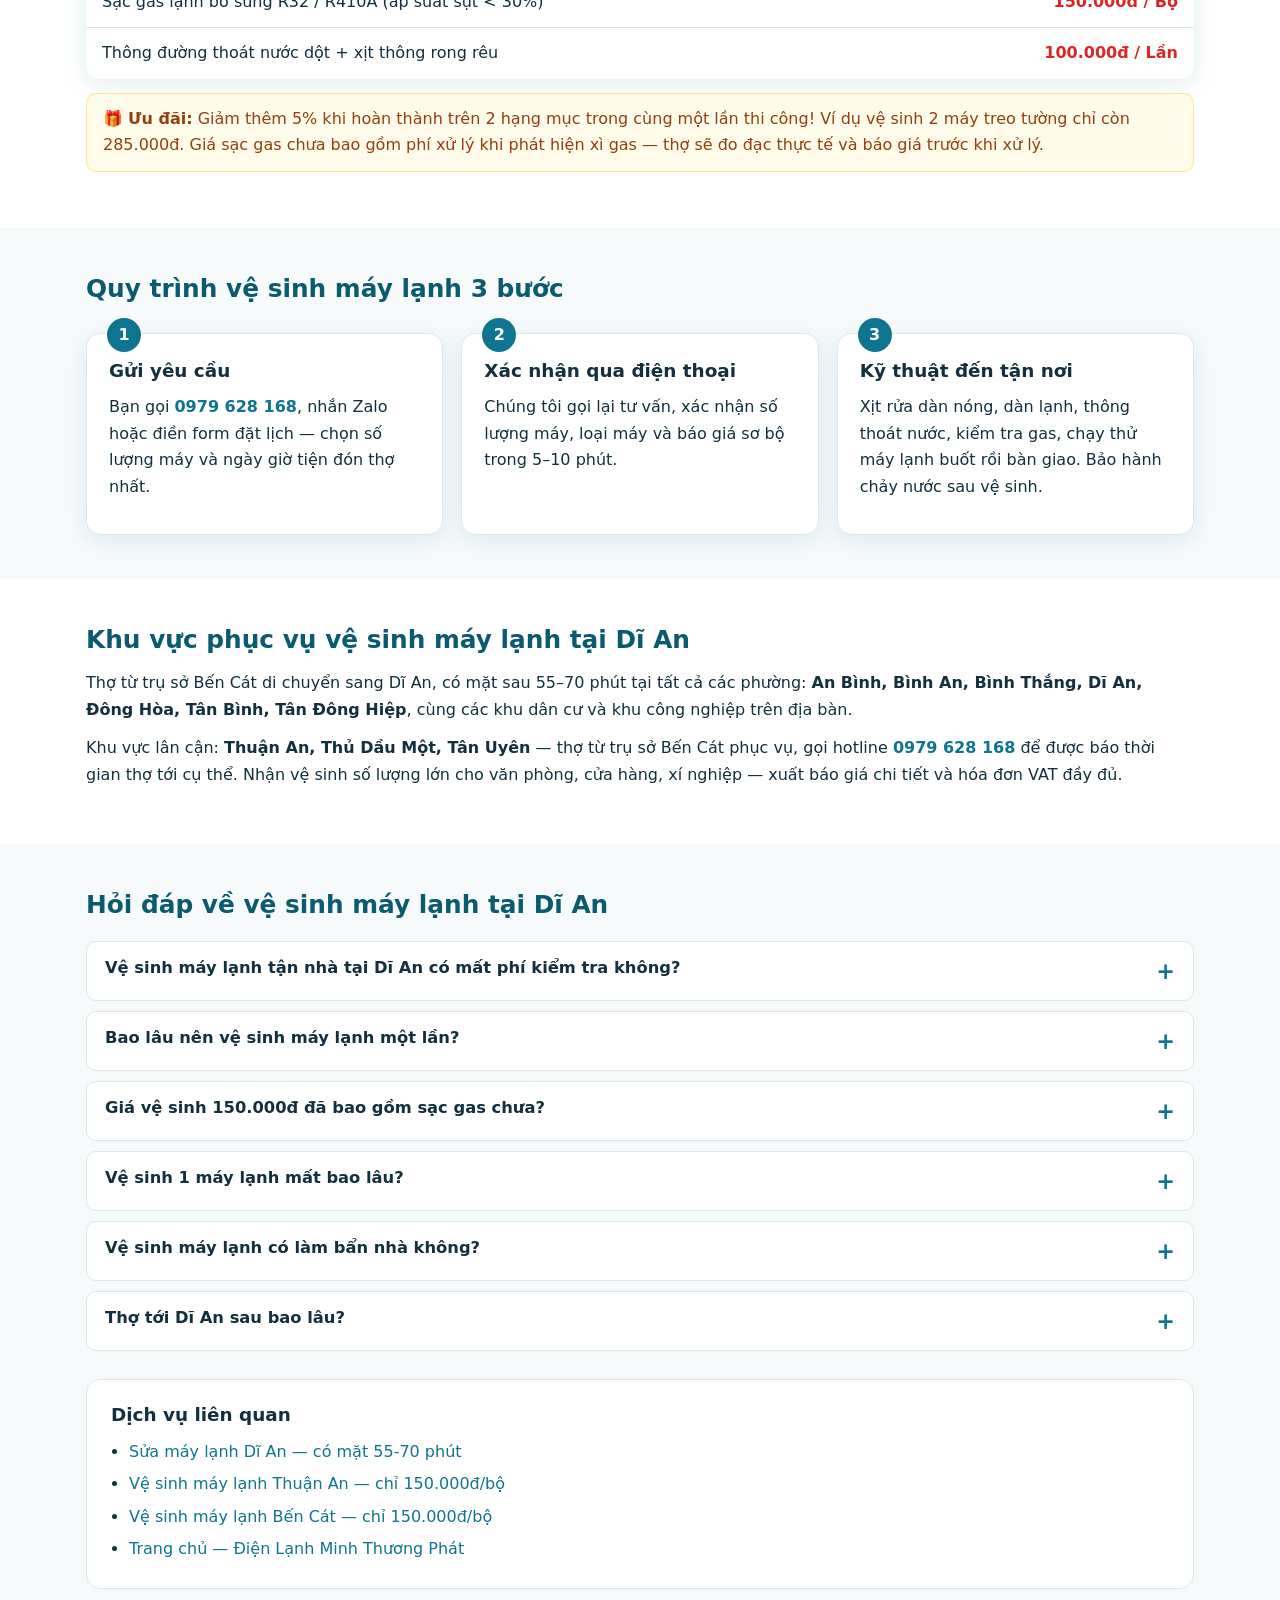
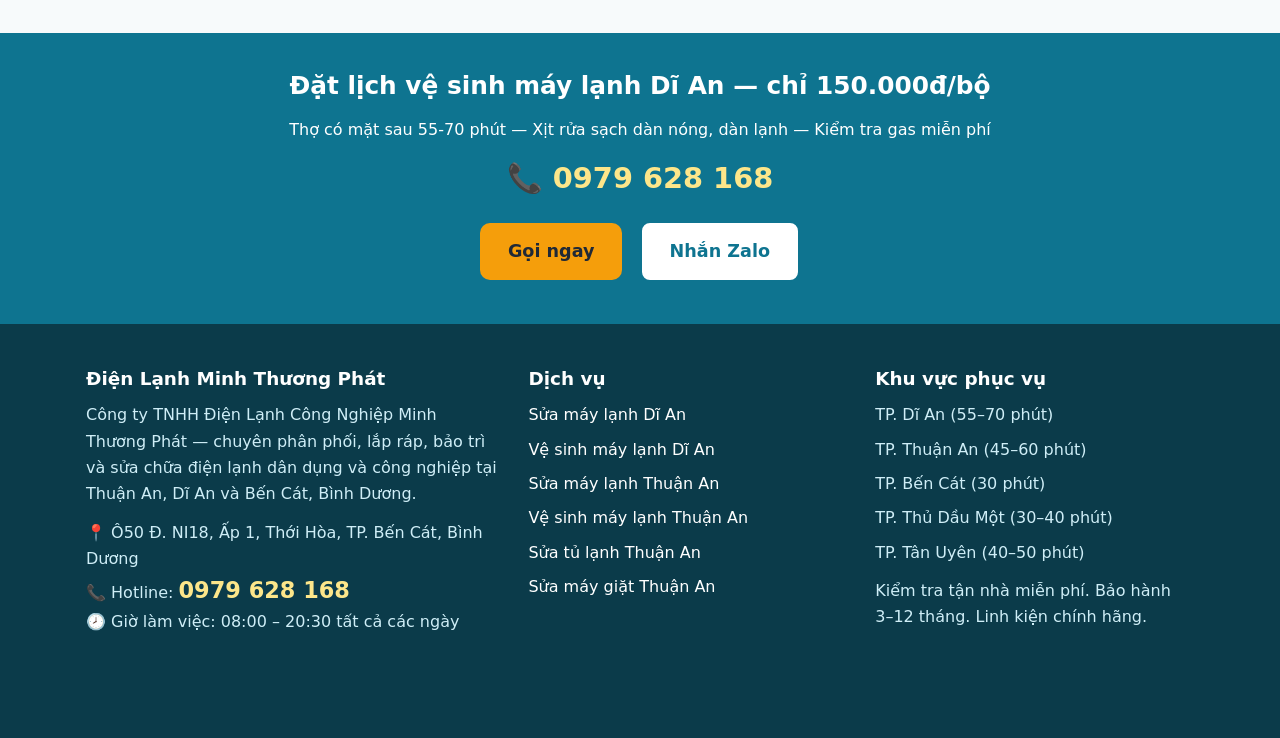
<file: ve-sinh-may-lanh-di-an.html>
<!DOCTYPE html>
<html lang="vi">
<head>
  <meta charset="UTF-8">
  <meta name="viewport" content="width=device-width, initial-scale=1.0">
  <title>Vệ Sinh Máy Lạnh Dĩ An 150K | Minh Thương Phát</title>
  <meta name="description" content="Vệ sinh máy lạnh treo tường tại Dĩ An chỉ 150.000đ/bộ, sạc gas R32/R410A, thợ có mặt sau 55-70 phút. Đặt lịch: 0979 628 168.">
  <link rel="canonical" href="https://www.dienlanhminhthuongphat.vn/ve-sinh-may-lanh-di-an.html">
  <meta property="og:type" content="website">
  <meta property="og:locale" content="vi_VN">
  <meta property="og:title" content="Vệ Sinh Máy Lạnh Dĩ An 150K | Minh Thương Phát">
  <meta property="og:description" content="Vệ sinh máy lạnh treo tường tại Dĩ An chỉ 150.000đ/bộ, sạc gas R32/R410A, thợ có mặt sau 55-70 phút. Đặt lịch: 0979 628 168.">
  <meta property="og:url" content="https://www.dienlanhminhthuongphat.vn/ve-sinh-may-lanh-di-an.html">
  <meta property="og:image" content="https://www.dienlanhminhthuongphat.vn/assets/anh/ve-sinh-may-lanh-thuan-an.webp">
  <meta name="theme-color" content="#0e7490">
    <link rel="icon" type="image/x-icon" href="/favicon.ico">
  <link rel="icon" type="image/png" sizes="192x192" href="/favicon-192.png">
  <link rel="apple-touch-icon" href="/apple-touch-icon.png">
<link rel="stylesheet" href="/assets/css/style.css">
</head>
<body>

<div class="topbar">
  <div class="container">
    <span>Điện Lạnh Minh Thương Phát phục vụ tận nhà tại Dĩ An, Bình Dương — Sẵn sàng hỗ trợ 24/7!</span>
    <span>Hotline: <a href="tel:0979628168">0979 628 168</a></span>
  </div>
</div>

<header class="site">
  <div class="container header-in">
    <a class="logo" href="/">ĐIỆN LẠNH MINH THƯƠNG PHÁT<small>Thuận An — Dĩ An, Bình Dương</small></a>
    <button class="menu-btn" id="menuBtn" aria-label="Mở menu">☰</button>
    <nav class="main" id="mainNav">
      <ul>
        <li><a href="/">Trang chủ</a></li>
        <li><a href="/sua-may-lanh-thuan-an">Sửa máy lạnh</a></li>
        <li><a href="/ve-sinh-may-lanh-thuan-an">Vệ sinh máy lạnh</a></li>
        <li><a href="/sua-tu-lanh-thuan-an">Sửa tủ lạnh</a></li>
        <li><a href="/sua-may-giat-thuan-an">Sửa máy giặt</a></li>
        <li><a href="/lap-dat-may-lanh-thuan-an">Lắp đặt</a></li>
        <li><a href="/thu-mua-may-lanh-cu-thuan-an">Thu mua máy cũ</a></li>
      </ul>
    </nav>
    <div class="header-call">
      <a class="btn red" href="tel:0979628168">Gọi 0979 628 168</a>
    </div>
  </div>
</header>

<div class="page-hero">
  <div class="container">
    <p class="breadcrumb" style="color:#bfe6f2"><a href="/" style="color:#fff">Trang chủ</a> / Vệ sinh máy lạnh Dĩ An</p>
    <h1>Vệ Sinh Máy Lạnh Tại Dĩ An-Giá 150.000đ/Bộ</h1>
    <p>Vệ sinh máy lạnh treo tường tại Dĩ An chỉ <strong style="color:#fde68a">150.000đ/bộ</strong>, xịt rửa sạch dàn nóng và dàn lạnh, kiểm tra gas miễn phí, thợ có mặt sau 55–70 phút. Thợ từ trụ sở chính của Điện Lạnh Minh Thương Phát tại Bến Cát — cùng bảng giá, cùng quy trình, chung hotline <a href="tel:0979628168" style="color:#fde68a;font-weight:800">0979 628 168</a> như ở Thuận An.</p>
    <img src="/assets/anh/ve-sinh-may-lanh-thuan-an.webp" alt="Kỹ thuật viên đang vệ sinh máy lạnh treo tường tại nhà ở Dĩ An" width="1200" height="800">
  </div>
</div>

<section>
  <div class="container">
    <h2>Vì sao nên vệ sinh máy lạnh định kỳ tại Dĩ An?</h2>
    <div class="cards three">
      <div class="card"><h3>❄️ Máy lạnh sâu hơn, mát nhanh hơn</h3><p>Dàn lạnh bám bụi làm giảm khả năng trao đổi nhiệt, máy chạy gồng mà vẫn không mát. Vệ sinh xong máy lạnh sâu, hơi lạnh đều khắp phòng.</p></div>
      <div class="card"><h3>💡 Tiết kiệm điện</h3><p>Máy lạnh bẩn phải chạy lâu hơn, tốn điện hơn. Vệ sinh định kỳ giúp máy chạy nhẹ, giảm tiền điện hằng tháng.</p></div>
      <div class="card"><h3>🛡️ Máy bền hơn, ít hư vặt</h3><p>Bụi bẩn, rong rêu gây tắc thoát nước, chảy nước, gỉ sét giàn lạnh. Vệ sinh đúng hạn giúp máy bền hơn, tránh phải thay block tốn vài triệu đồng.</p></div>
    </div>
    <p style="margin-top:18px">Quy trình vệ sinh chuẩn của chúng tôi: tháo lưới lọc, xịt rửa dàn lạnh và dàn nóng bằng máy xịt chuyên dụng, thông đường thoát nước, kiểm tra áp suất gas, chạy thử và bàn giao sạch sẽ. Thợ bọc lót kỹ, dọn dẹp sạch sau khi làm xong. Nhà ở, phòng trọ, văn phòng hay nhà xưởng quanh khu công nghiệp Sóng Thần và khu công nghiệp Tân Đông Hiệp đều nhận vệ sinh tận nơi.</p>
  </div>
</section>

<section class="section-alt">
  <div class="container">
    <h2>Bảng giá vệ sinh máy lạnh tại Dĩ An</h2>
    <p class="lead">Giá sàn công khai, cập nhật niên khóa 2026 — áp dụng chung một bảng giá với trụ sở Bến Cát. Giá đã bao gồm công thợ và xịt rửa dàn nóng, dàn lạnh tiêu chuẩn.</p>
    <table class="price" style="margin-top:20px">
      <thead><tr><th>Hạng mục</th><th>Đơn giá</th></tr></thead>
      <tbody>
        <tr><td>Vệ sinh máy lạnh treo tường (0.5HP – 2.5HP)</td><td>150.000đ / Bộ</td></tr>
        <tr><td>Vệ sinh máy lạnh âm trần / tủ đứng</td><td>350.000đ / Bộ</td></tr>
        <tr><td>Sạc gas lạnh bổ sung R32 / R410A (áp suất sụt &lt; 30%)</td><td>150.000đ / Bộ</td></tr>
        <tr><td>Thông đường thoát nước dột + xịt thông rong rêu</td><td>100.000đ / Lần</td></tr>
      </tbody>
    </table>
    <p class="note">🎁 <strong>Ưu đãi:</strong> Giảm thêm 5% khi hoàn thành trên 2 hạng mục trong cùng một lần thi công! Ví dụ vệ sinh 2 máy treo tường chỉ còn 285.000đ. Giá sạc gas chưa bao gồm phí xử lý khi phát hiện xì gas — thợ sẽ đo đạc thực tế và báo giá trước khi xử lý.</p>
  </div>
</section>

<section>
  <div class="container">
    <h2>Quy trình vệ sinh máy lạnh 3 bước</h2>
    <div class="steps" style="margin-top:28px">
      <div class="step"><h3>Gửi yêu cầu</h3><p>Bạn gọi <a href="tel:0979628168"><strong>0979 628 168</strong></a>, nhắn Zalo hoặc điền form đặt lịch — chọn số lượng máy và ngày giờ tiện đón thợ nhất.</p></div>
      <div class="step"><h3>Xác nhận qua điện thoại</h3><p>Chúng tôi gọi lại tư vấn, xác nhận số lượng máy, loại máy và báo giá sơ bộ trong 5–10 phút.</p></div>
      <div class="step"><h3>Kỹ thuật đến tận nơi</h3><p>Xịt rửa dàn nóng, dàn lạnh, thông thoát nước, kiểm tra gas, chạy thử máy lạnh buốt rồi bàn giao. Bảo hành chảy nước sau vệ sinh.</p></div>
    </div>
  </div>
</section>

<section class="section-alt">
  <div class="container">
    <h2>Khu vực phục vụ vệ sinh máy lạnh tại Dĩ An</h2>
    <p>Thợ từ trụ sở Bến Cát di chuyển sang Dĩ An, có mặt sau 55–70 phút tại tất cả các phường: <strong>An Bình, Bình An, Bình Thắng, Dĩ An, Đông Hòa, Tân Bình, Tân Đông Hiệp</strong>, cùng các khu dân cư và khu công nghiệp trên địa bàn.</p>
    <p>Khu vực lân cận: <strong>Thuận An, Thủ Dầu Một, Tân Uyên</strong> — thợ từ trụ sở Bến Cát phục vụ, gọi hotline <a href="tel:0979628168"><strong>0979 628 168</strong></a> để được báo thời gian thợ tới cụ thể. Nhận vệ sinh số lượng lớn cho văn phòng, cửa hàng, xí nghiệp — xuất báo giá chi tiết và hóa đơn VAT đầy đủ.</p>
  </div>
</section>

<section>
  <div class="container">
    <h2>Hỏi đáp về vệ sinh máy lạnh tại Dĩ An</h2>
    <div style="margin-top:20px">
      <div class="faq-item">
        <button class="faq-q" type="button">Vệ sinh máy lạnh tận nhà tại Dĩ An có mất phí kiểm tra không?</button>
        <div class="faq-a"><p>Không. Minh Thương Phát kiểm tra tận nhà miễn phí tại Dĩ An, chỉ tính phí khi khách đồng ý vệ sinh hoặc sửa chữa. Thợ có mặt sau khoảng 55–70 phút tại các phường An Bình, Bình An, Bình Thắng, Dĩ An, Đông Hòa, Tân Bình và Tân Đông Hiệp. Đặt lịch qua hotline chung 0979 628 168.</p></div>
      </div>
      <div class="faq-item">
        <button class="faq-q" type="button">Bao lâu nên vệ sinh máy lạnh một lần?</button>
        <div class="faq-a"><p>Gia đình dùng thường xuyên nên vệ sinh 3–6 tháng/lần. Văn phòng, cửa hàng, quán ăn dùng liên tục nên vệ sinh 2–3 tháng/lần. Máy ít dùng cũng nên vệ sinh ít nhất 1 lần/năm trước mùa nóng.</p></div>
      </div>
      <div class="faq-item">
        <button class="faq-q" type="button">Giá vệ sinh 150.000đ đã bao gồm sạc gas chưa?</button>
        <div class="faq-a"><p>Chưa. Mức giá 150.000đ là trọn gói công thợ và xịt rửa dàn nóng, dàn lạnh tiêu chuẩn. Nếu máy thiếu gas, thợ đo áp suất thực tế và báo giá sạc gas bổ sung 150.000đ/bộ trước khi làm. Giá này áp dụng chung cho cả Dĩ An và Thuận An.</p></div>
      </div>
      <div class="faq-item">
        <button class="faq-q" type="button">Vệ sinh 1 máy lạnh mất bao lâu?</button>
        <div class="faq-a"><p>Khoảng 30–45 phút cho mỗi máy treo tường. Vệ sinh nhiều máy trong một lần hẹn sẽ nhanh hơn vì thợ làm liên tục, lại được giảm 5% khi làm từ 2 hạng mục trở lên.</p></div>
      </div>
      <div class="faq-item">
        <button class="faq-q" type="button">Vệ sinh máy lạnh có làm bẩn nhà không?</button>
        <div class="faq-a"><p>Không. Thợ bọc lót kỹ bằng tấm bạt hứng nước chuyên dụng, xịt rửa gọn trong khu vực máy, dọn dẹp sạch sẽ sau khi xong.</p></div>
      </div>
      <div class="faq-item">
        <button class="faq-q" type="button">Thợ tới Dĩ An sau bao lâu?</button>
        <div class="faq-a"><p>Khoảng 55–70 phút sau khi chốt lịch. Thợ từ trụ sở chính tại Bến Cát phục vụ tất cả các phường An Bình, Bình An, Bình Thắng, Dĩ An, Đông Hòa, Tân Bình và Tân Đông Hiệp.</p></div>
      </div>
    </div>
    <div class="related" style="margin-top:28px">
      <h3>Dịch vụ liên quan</h3>
      <ul>
        <li><a href="/sua-may-lanh-di-an">Sửa máy lạnh Dĩ An — có mặt 55-70 phút</a></li>
        <li><a href="/ve-sinh-may-lanh-thuan-an">Vệ sinh máy lạnh Thuận An — chỉ 150.000đ/bộ</a></li>
        <li><a href="/ve-sinh-may-lanh-ben-cat">Vệ sinh máy lạnh Bến Cát — chỉ 150.000đ/bộ</a></li>
        <li><a href="/">Trang chủ — Điện Lạnh Minh Thương Phát</a></li>
      </ul>
    </div>
  </div>
</section>

<div class="cta-band">
  <div class="container">
    <h2>Đặt lịch vệ sinh máy lạnh Dĩ An — chỉ 150.000đ/bộ</h2>
    <p>Thợ có mặt sau 55-70 phút — Xịt rửa sạch dàn nóng, dàn lạnh — Kiểm tra gas miễn phí</p>
    <p class="hotline-big">📞 0979 628 168</p>
    <a class="btn orange big" href="tel:0979628168">Gọi ngay</a>
    <a class="btn ghost big" href="https://zalo.me/0979628168" target="_blank" rel="noopener">Nhắn Zalo</a>
  </div>
</div>

<footer>
  <div class="container footer-grid">
    <div>
      <h3>Điện Lạnh Minh Thương Phát</h3>
      <p>Công ty TNHH Điện Lạnh Công Nghiệp Minh Thương Phát — chuyên phân phối, lắp ráp, bảo trì và sửa chữa điện lạnh dân dụng và công nghiệp tại Thuận An, Dĩ An và Bến Cát, Bình Dương.</p>
      <p>📍 Ô50 Đ. NI18, Ấp 1, Thới Hòa, TP. Bến Cát, Bình Dương<br>
      📞 Hotline: <a class="hotline" href="tel:0979628168">0979 628 168</a><br>
      🕗 Giờ làm việc: 08:00 – 20:30 tất cả các ngày</p>
    </div>
    <div>
      <h3>Dịch vụ</h3>
      <ul>
        <li><a href="/sua-may-lanh-di-an">Sửa máy lạnh Dĩ An</a></li>
        <li><a href="/ve-sinh-may-lanh-di-an">Vệ sinh máy lạnh Dĩ An</a></li>
        <li><a href="/sua-may-lanh-thuan-an">Sửa máy lạnh Thuận An</a></li>
        <li><a href="/ve-sinh-may-lanh-thuan-an">Vệ sinh máy lạnh Thuận An</a></li>
        <li><a href="/sua-tu-lanh-thuan-an">Sửa tủ lạnh Thuận An</a></li>
        <li><a href="/sua-may-giat-thuan-an">Sửa máy giặt Thuận An</a></li>
      </ul>
    </div>
    <div>
      <h3>Khu vực phục vụ</h3>
      <ul>
        <li>TP. Dĩ An (55–70 phút)</li>
        <li>TP. Thuận An (45–60 phút)</li>
        <li>TP. Bến Cát (30 phút)</li>
        <li>TP. Thủ Dầu Một (30–40 phút)</li>
        <li>TP. Tân Uyên (40–50 phút)</li>
      </ul>
      <p>Kiểm tra tận nhà miễn phí. Bảo hành 3–12 tháng. Linh kiện chính hãng.</p>
    </div>
  </div>
</footer>

<div class="float-call">
  <a class="zalo" href="https://zalo.me/0979628168" target="_blank" rel="noopener" aria-label="Nhắn Zalo">Zalo</a>
  <a class="call" href="tel:0979628168" aria-label="Gọi hotline">📞</a>
</div>

<script src="/assets/js/main.js"></script>
<script type="application/ld+json">
{
  "@context": "https://schema.org",
  "@type": "Service",
  "name": "Vệ sinh máy lạnh tại Dĩ An",
  "serviceType": "Vệ sinh máy lạnh",
  "provider": {
    "@type": "HVACBusiness",
    "name": "Điện Lạnh Minh Thương Phát",
    "telephone": "+84979628168",
    "address": {
      "@type": "PostalAddress",
      "streetAddress": "Ô50 Đ. NI18, Ấp 1, Thới Hòa",
      "addressLocality": "Bến Cát",
      "addressRegion": "Bình Dương",
      "addressCountry": "VN"
    }
  },
  "areaServed": ["Dĩ An", "Thuận An", "Bến Cát", "Thủ Dầu Một", "Tân Uyên"],
  "url": "https://www.dienlanhminhthuongphat.vn/ve-sinh-may-lanh-di-an.html"
}
</script>
</body>
</html>
</file>
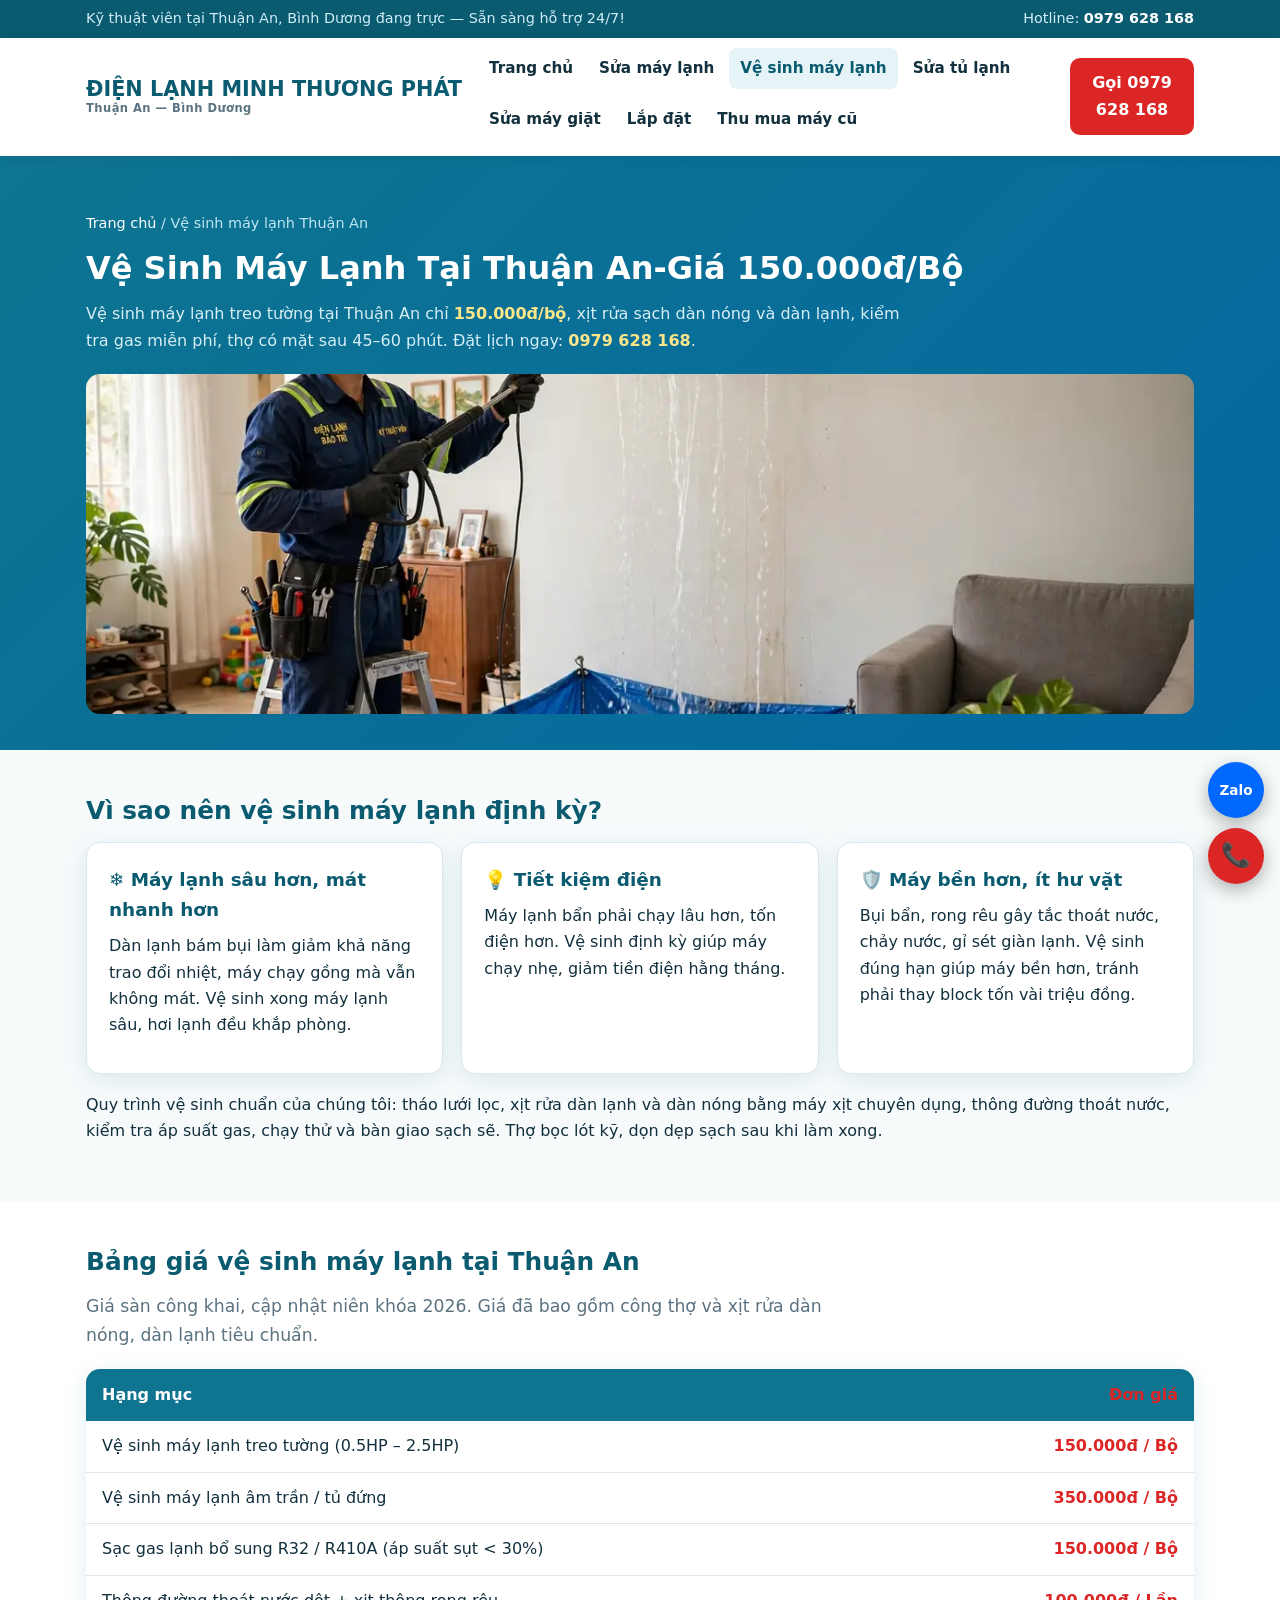
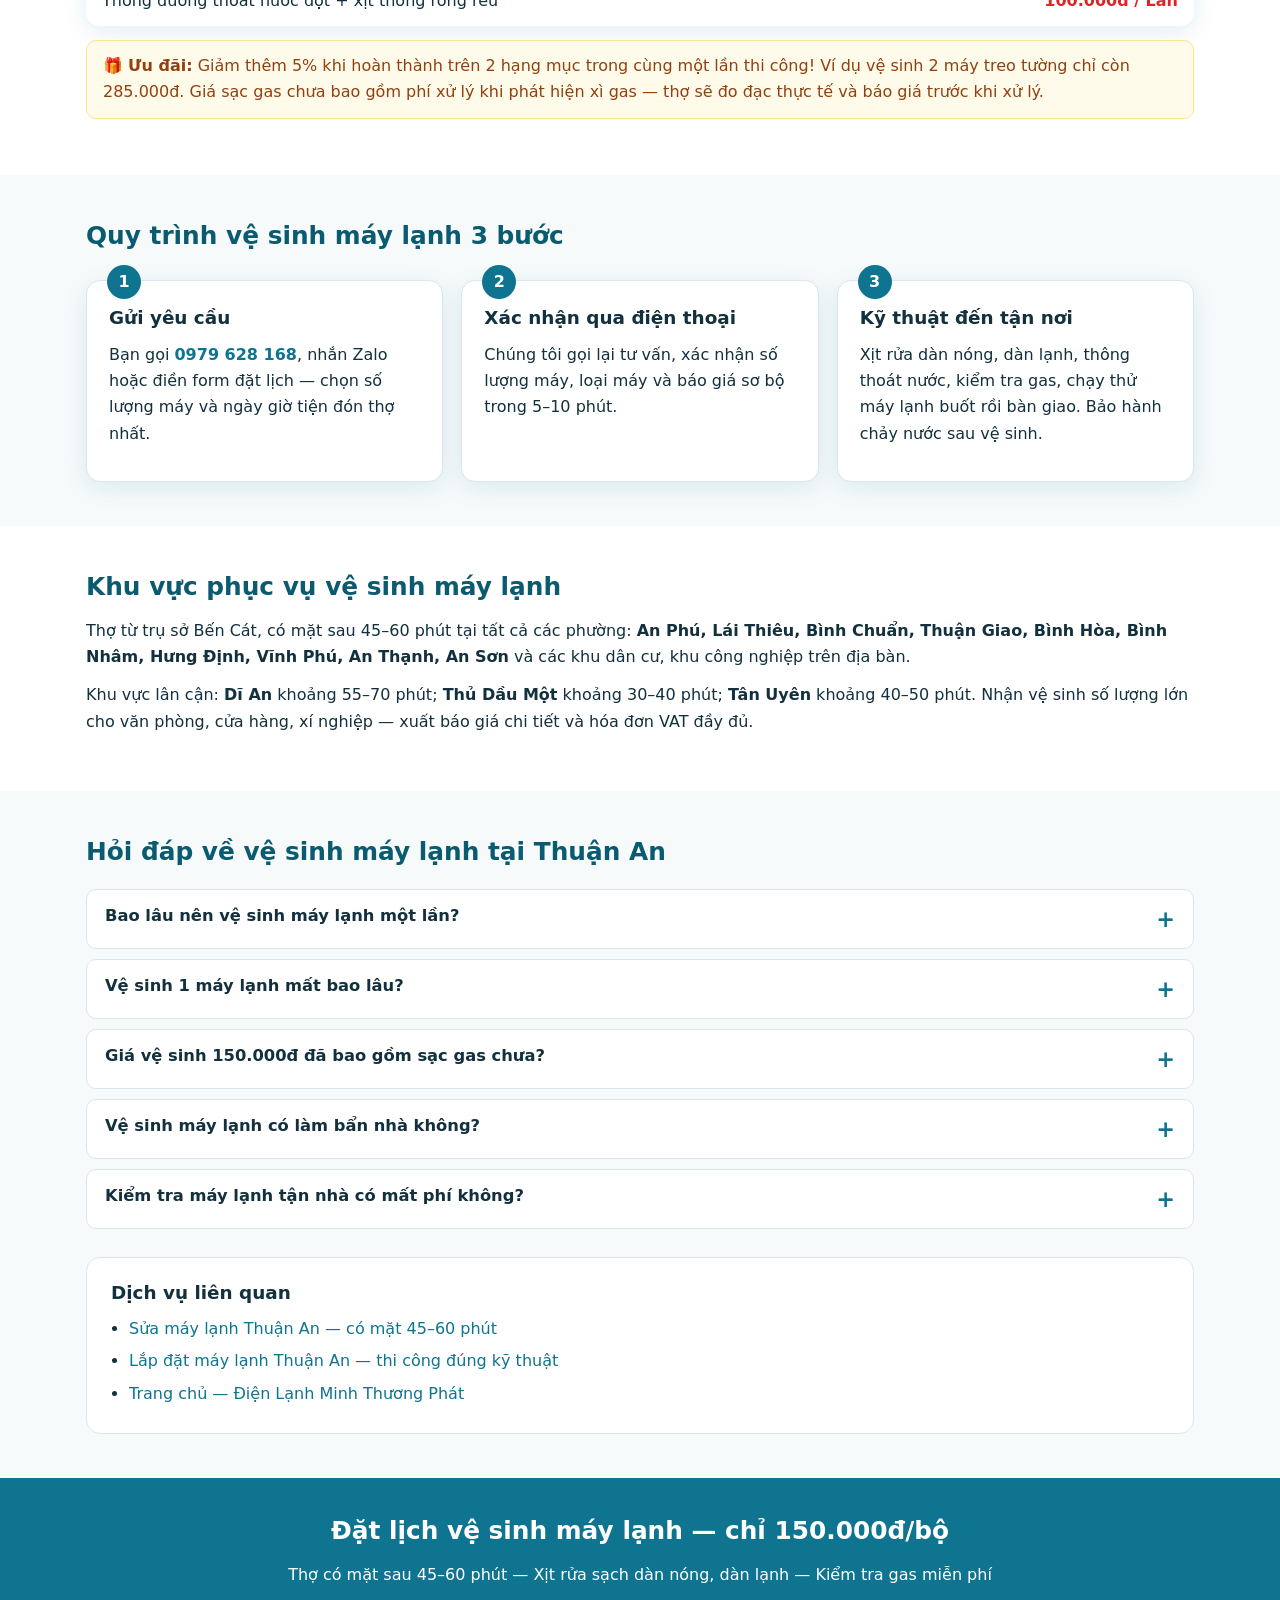
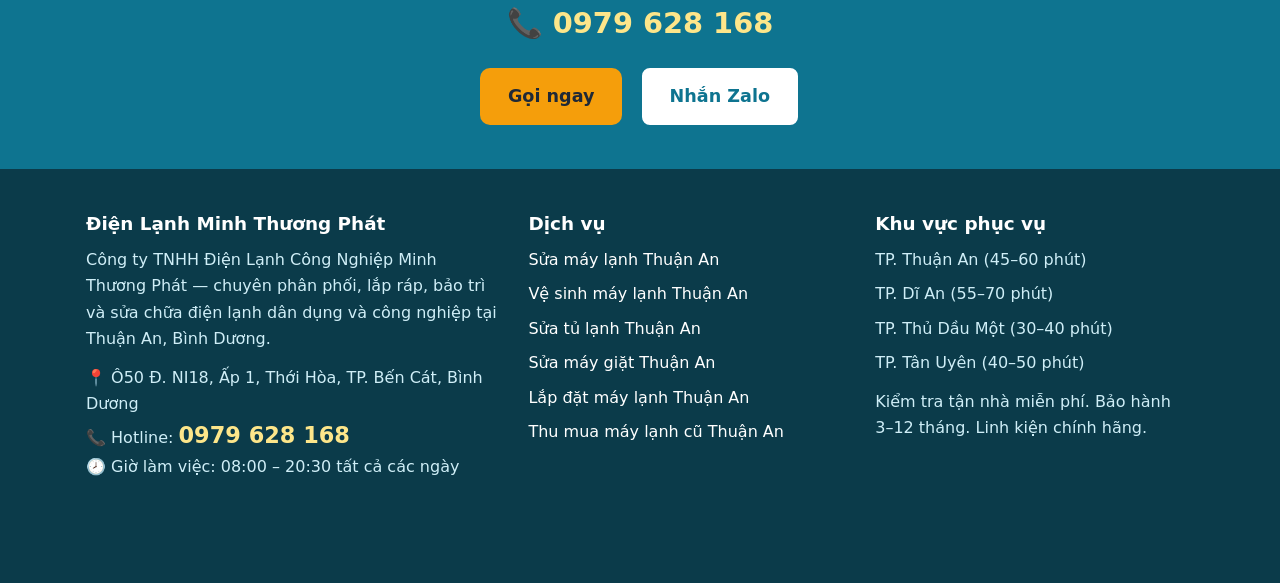
<file: ve-sinh-may-lanh-thuan-an.html>
<!DOCTYPE html>
<html lang="vi">
<head>
  <meta charset="UTF-8">
  <meta name="viewport" content="width=device-width, initial-scale=1.0">
  <title>Vệ Sinh Máy Lạnh Thuận An 150K | Minh Thương Phát</title>
  <meta name="description" content="Vệ sinh máy lạnh treo tường tại Thuận An chỉ 150.000đ/bộ, sạc gas R32/R410A, thợ có mặt sau 45–60 phút. Đặt lịch: 0979 628 168.">
  <link rel="canonical" href="https://www.dienlanhminhthuongphat.vn/ve-sinh-may-lanh-thuan-an">
  <meta property="og:type" content="website">
  <meta property="og:locale" content="vi_VN">
  <meta property="og:title" content="Vệ Sinh Máy Lạnh Thuận An 150K | Minh Thương Phát">
  <meta property="og:description" content="Vệ sinh máy lạnh treo tường tại Thuận An chỉ 150.000đ/bộ, sạc gas R32/R410A, thợ có mặt sau 45–60 phút. Đặt lịch: 0979 628 168.">
  <meta property="og:url" content="https://www.dienlanhminhthuongphat.vn/ve-sinh-may-lanh-thuan-an">
  <meta property="og:image" content="https://www.dienlanhminhthuongphat.vn/assets/anh/ve-sinh-may-lanh-thuan-an.webp">
  <meta name="theme-color" content="#0e7490">
    <link rel="icon" type="image/x-icon" href="/favicon.ico">
  <link rel="icon" type="image/png" sizes="192x192" href="/favicon-192.png">
  <link rel="apple-touch-icon" href="/apple-touch-icon.png">
<link rel="stylesheet" href="/assets/css/style.css">
</head>
<body>

<div class="topbar">
  <div class="container">
    <span>Kỹ thuật viên tại Thuận An, Bình Dương đang trực — Sẵn sàng hỗ trợ 24/7!</span>
    <span>Hotline: <a href="tel:0979628168">0979 628 168</a></span>
  </div>
</div>

<header class="site">
  <div class="container header-in">
    <a class="logo" href="/">ĐIỆN LẠNH MINH THƯƠNG PHÁT<small>Thuận An — Bình Dương</small></a>
    <button class="menu-btn" id="menuBtn" aria-label="Mở menu">☰</button>
    <nav class="main" id="mainNav">
      <ul>
        <li><a href="/">Trang chủ</a></li>
        <li><a href="/sua-may-lanh-thuan-an">Sửa máy lạnh</a></li>
        <li><a href="/ve-sinh-may-lanh-thuan-an" class="active">Vệ sinh máy lạnh</a></li>
        <li><a href="/sua-tu-lanh-thuan-an">Sửa tủ lạnh</a></li>
        <li><a href="/sua-may-giat-thuan-an">Sửa máy giặt</a></li>
        <li><a href="/lap-dat-may-lanh-thuan-an">Lắp đặt</a></li>
        <li><a href="/thu-mua-may-lanh-cu-thuan-an">Thu mua máy cũ</a></li>
      </ul>
    </nav>
    <div class="header-call">
      <a class="btn red" href="tel:0979628168">Gọi 0979 628 168</a>
    </div>
  </div>
</header>

<div class="page-hero">
  <div class="container">
    <p class="breadcrumb" style="color:#bfe6f2"><a href="/" style="color:#fff">Trang chủ</a> / Vệ sinh máy lạnh Thuận An</p>
    <h1>Vệ Sinh Máy Lạnh Tại Thuận An-Giá 150.000đ/Bộ</h1>
    <p>Vệ sinh máy lạnh treo tường tại Thuận An chỉ <strong style="color:#fde68a">150.000đ/bộ</strong>, xịt rửa sạch dàn nóng và dàn lạnh, kiểm tra gas miễn phí, thợ có mặt sau 45–60 phút. Đặt lịch ngay: <a href="tel:0979628168" style="color:#fde68a;font-weight:800">0979 628 168</a>.</p>
    <img src="/assets/anh/ve-sinh-may-lanh-thuan-an.webp" alt="Kỹ thuật viên đang vệ sinh máy lạnh treo tường tại nhà ở Thuận An" width="1200" height="800">
  </div>
</div>

<section>
  <div class="container">
    <h2>Vì sao nên vệ sinh máy lạnh định kỳ?</h2>
    <div class="cards three">
      <div class="card"><h3>❄️ Máy lạnh sâu hơn, mát nhanh hơn</h3><p>Dàn lạnh bám bụi làm giảm khả năng trao đổi nhiệt, máy chạy gồng mà vẫn không mát. Vệ sinh xong máy lạnh sâu, hơi lạnh đều khắp phòng.</p></div>
      <div class="card"><h3>💡 Tiết kiệm điện</h3><p>Máy lạnh bẩn phải chạy lâu hơn, tốn điện hơn. Vệ sinh định kỳ giúp máy chạy nhẹ, giảm tiền điện hằng tháng.</p></div>
      <div class="card"><h3>🛡️ Máy bền hơn, ít hư vặt</h3><p>Bụi bẩn, rong rêu gây tắc thoát nước, chảy nước, gỉ sét giàn lạnh. Vệ sinh đúng hạn giúp máy bền hơn, tránh phải thay block tốn vài triệu đồng.</p></div>
    </div>
    <p style="margin-top:18px">Quy trình vệ sinh chuẩn của chúng tôi: tháo lưới lọc, xịt rửa dàn lạnh và dàn nóng bằng máy xịt chuyên dụng, thông đường thoát nước, kiểm tra áp suất gas, chạy thử và bàn giao sạch sẽ. Thợ bọc lót kỹ, dọn dẹp sạch sau khi làm xong.</p>
  </div>
</section>

<section class="section-alt">
  <div class="container">
    <h2>Bảng giá vệ sinh máy lạnh tại Thuận An</h2>
    <p class="lead">Giá sàn công khai, cập nhật niên khóa 2026. Giá đã bao gồm công thợ và xịt rửa dàn nóng, dàn lạnh tiêu chuẩn.</p>
    <table class="price" style="margin-top:20px">
      <thead><tr><th>Hạng mục</th><th>Đơn giá</th></tr></thead>
      <tbody>
        <tr><td>Vệ sinh máy lạnh treo tường (0.5HP – 2.5HP)</td><td>150.000đ / Bộ</td></tr>
        <tr><td>Vệ sinh máy lạnh âm trần / tủ đứng</td><td>350.000đ / Bộ</td></tr>
        <tr><td>Sạc gas lạnh bổ sung R32 / R410A (áp suất sụt &lt; 30%)</td><td>150.000đ / Bộ</td></tr>
        <tr><td>Thông đường thoát nước dột + xịt thông rong rêu</td><td>100.000đ / Lần</td></tr>
      </tbody>
    </table>
    <p class="note">🎁 <strong>Ưu đãi:</strong> Giảm thêm 5% khi hoàn thành trên 2 hạng mục trong cùng một lần thi công! Ví dụ vệ sinh 2 máy treo tường chỉ còn 285.000đ. Giá sạc gas chưa bao gồm phí xử lý khi phát hiện xì gas — thợ sẽ đo đạc thực tế và báo giá trước khi xử lý.</p>
  </div>
</section>

<section>
  <div class="container">
    <h2>Quy trình vệ sinh máy lạnh 3 bước</h2>
    <div class="steps" style="margin-top:28px">
      <div class="step"><h3>Gửi yêu cầu</h3><p>Bạn gọi <a href="tel:0979628168"><strong>0979 628 168</strong></a>, nhắn Zalo hoặc điền form đặt lịch — chọn số lượng máy và ngày giờ tiện đón thợ nhất.</p></div>
      <div class="step"><h3>Xác nhận qua điện thoại</h3><p>Chúng tôi gọi lại tư vấn, xác nhận số lượng máy, loại máy và báo giá sơ bộ trong 5–10 phút.</p></div>
      <div class="step"><h3>Kỹ thuật đến tận nơi</h3><p>Xịt rửa dàn nóng, dàn lạnh, thông thoát nước, kiểm tra gas, chạy thử máy lạnh buốt rồi bàn giao. Bảo hành chảy nước sau vệ sinh.</p></div>
    </div>
  </div>
</section>

<section class="section-alt">
  <div class="container">
    <h2>Khu vực phục vụ vệ sinh máy lạnh</h2>
    <p>Thợ từ trụ sở Bến Cát, có mặt sau 45–60 phút tại tất cả các phường: <strong>An Phú, Lái Thiêu, Bình Chuẩn, Thuận Giao, Bình Hòa, Bình Nhâm, Hưng Định, Vĩnh Phú, An Thạnh, An Sơn</strong> và các khu dân cư, khu công nghiệp trên địa bàn.</p>
    <p>Khu vực lân cận: <strong>Dĩ An</strong> khoảng 55–70 phút; <strong>Thủ Dầu Một</strong> khoảng 30–40 phút; <strong>Tân Uyên</strong> khoảng 40–50 phút. Nhận vệ sinh số lượng lớn cho văn phòng, cửa hàng, xí nghiệp — xuất báo giá chi tiết và hóa đơn VAT đầy đủ.</p>
  </div>
</section>

<section>
  <div class="container">
    <h2>Hỏi đáp về vệ sinh máy lạnh tại Thuận An</h2>
    <div style="margin-top:20px">
      <div class="faq-item">
        <button class="faq-q" type="button">Bao lâu nên vệ sinh máy lạnh một lần?</button>
        <div class="faq-a"><p>Gia đình dùng thường xuyên nên vệ sinh 3–6 tháng/lần. Văn phòng, cửa hàng, quán ăn dùng liên tục nên vệ sinh 2–3 tháng/lần. Máy ít dùng cũng nên vệ sinh ít nhất 1 lần/năm trước mùa nóng.</p></div>
      </div>
      <div class="faq-item">
        <button class="faq-q" type="button">Vệ sinh 1 máy lạnh mất bao lâu?</button>
        <div class="faq-a"><p>Khoảng 30–45 phút cho mỗi máy treo tường. Vệ sinh nhiều máy trong một lần hẹn sẽ nhanh hơn vì thợ làm liên tục, lại được giảm 5% khi làm từ 2 hạng mục trở lên.</p></div>
      </div>
      <div class="faq-item">
        <button class="faq-q" type="button">Giá vệ sinh 150.000đ đã bao gồm sạc gas chưa?</button>
        <div class="faq-a"><p>Chưa. Mức giá 150.000đ là trọn gói công thợ và xịt rửa dàn nóng, dàn lạnh tiêu chuẩn. Nếu máy thiếu gas, thợ đo áp suất thực tế và báo giá sạc gas bổ sung 150.000đ/bộ trước khi làm.</p></div>
      </div>
      <div class="faq-item">
        <button class="faq-q" type="button">Vệ sinh máy lạnh có làm bẩn nhà không?</button>
        <div class="faq-a"><p>Không. Thợ bọc lót kỹ bằng tấm bạt hứng nước chuyên dụng, xịt rửa gọn trong khu vực máy, dọn dẹp sạch sẽ sau khi xong.</p></div>
      </div>
      <div class="faq-item">
        <button class="faq-q" type="button">Kiểm tra máy lạnh tận nhà có mất phí không?</button>
        <div class="faq-a"><p>Không. Minh Thương Phát kiểm tra tận nhà miễn phí, chỉ tính phí khi khách đồng ý sửa chữa hoặc vệ sinh.</p></div>
      </div>
    </div>
    <div class="related" style="margin-top:28px">
      <h3>Dịch vụ liên quan</h3>
      <ul>
        <li><a href="/sua-may-lanh-thuan-an">Sửa máy lạnh Thuận An — có mặt 45–60 phút</a></li>
        <li><a href="/lap-dat-may-lanh-thuan-an">Lắp đặt máy lạnh Thuận An — thi công đúng kỹ thuật</a></li>
        <li><a href="/">Trang chủ — Điện Lạnh Minh Thương Phát</a></li>
      </ul>
    </div>
  </div>
</section>

<div class="cta-band">
  <div class="container">
    <h2>Đặt lịch vệ sinh máy lạnh — chỉ 150.000đ/bộ</h2>
    <p>Thợ có mặt sau 45–60 phút — Xịt rửa sạch dàn nóng, dàn lạnh — Kiểm tra gas miễn phí</p>
    <p class="hotline-big">📞 0979 628 168</p>
    <a class="btn orange big" href="tel:0979628168">Gọi ngay</a>
    <a class="btn ghost big" href="https://zalo.me/0979628168" target="_blank" rel="noopener">Nhắn Zalo</a>
  </div>
</div>

<footer>
  <div class="container footer-grid">
    <div>
      <h3>Điện Lạnh Minh Thương Phát</h3>
      <p>Công ty TNHH Điện Lạnh Công Nghiệp Minh Thương Phát — chuyên phân phối, lắp ráp, bảo trì và sửa chữa điện lạnh dân dụng và công nghiệp tại Thuận An, Bình Dương.</p>
      <p>📍 Ô50 Đ. NI18, Ấp 1, Thới Hòa, TP. Bến Cát, Bình Dương<br>
      📞 Hotline: <a class="hotline" href="tel:0979628168">0979 628 168</a><br>
      🕗 Giờ làm việc: 08:00 – 20:30 tất cả các ngày</p>
    </div>
    <div>
      <h3>Dịch vụ</h3>
      <ul>
        <li><a href="/sua-may-lanh-thuan-an">Sửa máy lạnh Thuận An</a></li>
        <li><a href="/ve-sinh-may-lanh-thuan-an">Vệ sinh máy lạnh Thuận An</a></li>
        <li><a href="/sua-tu-lanh-thuan-an">Sửa tủ lạnh Thuận An</a></li>
        <li><a href="/sua-may-giat-thuan-an">Sửa máy giặt Thuận An</a></li>
        <li><a href="/lap-dat-may-lanh-thuan-an">Lắp đặt máy lạnh Thuận An</a></li>
        <li><a href="/thu-mua-may-lanh-cu-thuan-an">Thu mua máy lạnh cũ Thuận An</a></li>
      </ul>
    </div>
    <div>
      <h3>Khu vực phục vụ</h3>
      <ul>
        <li>TP. Thuận An (45–60 phút)</li>
        <li>TP. Dĩ An (55–70 phút)</li>
        <li>TP. Thủ Dầu Một (30–40 phút)</li>
        <li>TP. Tân Uyên (40–50 phút)</li>
      </ul>
      <p>Kiểm tra tận nhà miễn phí. Bảo hành 3–12 tháng. Linh kiện chính hãng.</p>
    </div>
  </div>
</footer>

<div class="float-call">
  <a class="zalo" href="https://zalo.me/0979628168" target="_blank" rel="noopener" aria-label="Nhắn Zalo">Zalo</a>
  <a class="call" href="tel:0979628168" aria-label="Gọi hotline">📞</a>
</div>

<script src="/assets/js/main.js"></script>
<script type="application/ld+json">
{
  "@context": "https://schema.org",
  "@type": "Service",
  "name": "Vệ sinh máy lạnh tại Thuận An",
  "serviceType": "Vệ sinh máy lạnh",
  "provider": {
    "@type": "HVACBusiness",
    "name": "Điện Lạnh Minh Thương Phát",
    "telephone": "+84979628168",
    "address": {
      "@type": "PostalAddress",
      "streetAddress": "Ô50 Đ. NI18, Ấp 1, Thới Hòa",
      "addressLocality": "Bến Cát",
      "addressRegion": "Bình Dương",
      "addressCountry": "VN"
    }
  },
  "areaServed": ["Thuận An", "Dĩ An", "Thủ Dầu Một", "Tân Uyên"],
  "url": "https://www.dienlanhminhthuongphat.vn/ve-sinh-may-lanh-thuan-an"
}
</script>
</body>
</html>
</file>
<file: assets/css/style.css>
/* Điện Lạnh Minh Thương Phát — style.css (web tĩnh, không framework) */
:root{
  --teal:#0e7490; --teal-dark:#0a5a70; --teal-light:#e6f4f8;
  --blue:#0369a1; --accent:#f59e0b; --accent-dark:#d97706;
  --ink:#12303d; --muted:#5b7280; --line:#dbe7ec; --bg:#f7fafb; --white:#fff;
  --green:#16a34a; --red:#dc2626;
  --radius:14px; --shadow:0 6px 24px rgba(14,116,144,.12);
}
*{margin:0;padding:0;box-sizing:border-box}
html{scroll-behavior:smooth}
body{font-family:"Segoe UI",system-ui,-apple-system,Roboto,"Helvetica Neue",Arial,sans-serif;color:var(--ink);background:var(--bg);line-height:1.65;font-size:16px}
img{max-width:100%;height:auto;display:block}
a{color:var(--teal);text-decoration:none}
a:hover{color:var(--teal-dark)}
.container{max-width:1140px;margin:0 auto;padding:0 16px}
h1{font-size:2rem;line-height:1.3;margin-bottom:12px}
h2{font-size:1.55rem;line-height:1.35;margin-bottom:14px;color:var(--teal-dark)}
h3{font-size:1.15rem;margin-bottom:8px}
p{margin-bottom:12px}
ul{padding-left:20px;margin-bottom:12px}
li{margin-bottom:6px}
section{padding:44px 0}
.section-alt{background:#fff}
.lead{font-size:1.08rem;color:var(--muted);max-width:760px}
.center{text-align:center}
.center .lead{margin:0 auto}
.eyebrow{display:inline-block;font-weight:700;font-size:.82rem;letter-spacing:.08em;text-transform:uppercase;color:var(--teal);background:var(--teal-light);padding:5px 12px;border-radius:999px;margin-bottom:12px}

/* ---------- Header ---------- */
.topbar{background:var(--teal-dark);color:#cfeef7;font-size:.9rem}
.topbar .container{display:flex;justify-content:space-between;gap:12px;padding-top:7px;padding-bottom:7px;flex-wrap:wrap}
.topbar a{color:#fff;font-weight:600}
header.site{background:#fff;position:sticky;top:0;z-index:50;box-shadow:0 2px 12px rgba(0,0,0,.08)}
.header-in{display:flex;align-items:center;justify-content:space-between;gap:16px;padding:10px 16px}
.logo{font-size:1.3rem;font-weight:800;color:var(--teal-dark);line-height:1.15;white-space:nowrap}
.logo small{display:block;font-size:.72rem;font-weight:600;color:var(--muted);letter-spacing:.04em}
nav.main ul{display:flex;gap:4px;list-style:none;padding:0;margin:0;flex-wrap:wrap}
nav.main a{display:block;padding:8px 11px;border-radius:8px;color:var(--ink);font-weight:600;font-size:.95rem}
nav.main a:hover,nav.main a.active{background:var(--teal-light);color:var(--teal-dark)}
.header-call{display:flex;align-items:center;gap:10px}
.header-call .hotline{font-size:1.15rem;font-weight:800;color:var(--red);white-space:nowrap}
.btn{display:inline-block;background:var(--teal);color:#fff;font-weight:700;padding:12px 22px;border-radius:10px;border:0;cursor:pointer;font-size:1rem;text-align:center}
.btn:hover{background:var(--teal-dark);color:#fff}
.btn.orange{background:var(--accent);color:#1f2937}
.btn.orange:hover{background:var(--accent-dark);color:#fff}
.btn.red{background:var(--red)}
.btn.red:hover{background:#b91c1c;color:#fff}
.btn.ghost{background:#fff;color:var(--teal);border:2px solid var(--teal)}
.btn.ghost:hover{background:var(--teal-light)}
.btn.big{font-size:1.1rem;padding:14px 28px}
.menu-btn{display:none;background:none;border:0;font-size:1.6rem;cursor:pointer;color:var(--teal-dark);padding:6px}

/* ---------- Hero ---------- */
.hero{background:linear-gradient(135deg,#0e7490 0%,#0369a1 60%,#0a5a70 100%);color:#fff;padding:52px 0 48px}
.hero-grid{display:grid;grid-template-columns:1.05fr .95fr;gap:32px;align-items:center}
.hero h1{color:#fff;font-size:2.15rem}
.hero p{color:#d7eef5}
.hero .lead{color:#eaf7fb}
.hero-img{border-radius:var(--radius);overflow:hidden;box-shadow:var(--shadow)}
.hero-img img{width:100%;height:100%;object-fit:cover;aspect-ratio:3/2}
.hero-cta{display:flex;gap:12px;flex-wrap:wrap;margin:20px 0 18px}
.hero-badges{display:flex;gap:10px;flex-wrap:wrap}
.badge{background:rgba(255,255,255,.14);border:1px solid rgba(255,255,255,.35);color:#fff;border-radius:999px;padding:6px 13px;font-size:.9rem;font-weight:600}
.badge b{color:#fde68a}

/* ---------- Trust strip ---------- */
.trust{background:#fff;border-bottom:1px solid var(--line)}
.trust-grid{display:grid;grid-template-columns:repeat(4,1fr);gap:16px;text-align:center}
.trust-item b{display:block;font-size:1.6rem;color:var(--teal)}
.trust-item span{color:var(--muted);font-size:.95rem}

/* ---------- Cards ---------- */
.cards{display:grid;grid-template-columns:repeat(4,1fr);gap:18px}
.cards.two{grid-template-columns:repeat(2,1fr)}
.cards.three{grid-template-columns:repeat(3,1fr)}
.card{background:#fff;border:1px solid var(--line);border-radius:var(--radius);padding:22px;box-shadow:var(--shadow)}
.card h3{color:var(--teal-dark)}
.card .price{font-size:1.25rem;font-weight:800;color:var(--red);margin:8px 0}
.card .icon{font-size:2rem;margin-bottom:8px}
.card img{border-radius:10px;margin-bottom:12px;width:100%;aspect-ratio:3/2;object-fit:cover}
.card .btn{margin-top:10px}

/* ---------- Price table ---------- */
table.price{width:100%;border-collapse:collapse;background:#fff;border-radius:var(--radius);overflow:hidden;box-shadow:var(--shadow)}
table.price th{background:var(--teal);color:#fff;text-align:left;padding:13px 16px}
table.price td{padding:12px 16px;border-bottom:1px solid var(--line)}
table.price tr:last-child td{border-bottom:0}
table.price td:last-child,table.price th:last-child{text-align:right;white-space:nowrap;font-weight:700;color:var(--red)}
.note{background:#fffbeb;border:1px solid #fde68a;border-radius:10px;padding:12px 16px;margin-top:14px;color:#92400e}

/* ---------- Tools (estimator + diagnostic) ---------- */
.tool{background:#fff;border:1px solid var(--line);border-radius:var(--radius);padding:24px;box-shadow:var(--shadow)}
.tool label{display:flex;justify-content:space-between;gap:12px;padding:11px 4px;border-bottom:1px dashed var(--line);cursor:pointer;align-items:center}
.tool label:last-of-type{border-bottom:0}
.tool input[type=checkbox]{width:19px;height:19px;accent-color:var(--teal)}
.tool .total{font-size:1.35rem;font-weight:800;color:var(--teal-dark);margin-top:14px}
.tool .total .old{color:var(--muted);text-decoration:line-through;font-size:1rem;font-weight:400;margin-right:8px}
.tool .total .save{color:var(--green);font-size:1rem}
select,input[type=text],input[type=tel],input[type=date],textarea{width:100%;padding:11px 12px;border:1px solid #b9cdd6;border-radius:9px;font-size:1rem;font-family:inherit;background:#fff}
select:focus,input:focus,textarea:focus{outline:2px solid var(--teal);border-color:var(--teal)}
.field{margin-bottom:14px}
.field label{display:block;font-weight:600;margin-bottom:6px}
.diag-result{background:var(--teal-light);border-left:4px solid var(--teal);border-radius:8px;padding:14px 16px;margin-top:14px}
.diag-result h4{color:var(--teal-dark);margin-bottom:6px}
.hidden{display:none!important}
.form-ok{background:#f0fdf4;border:1px solid #bbf7d0;border-radius:10px;padding:16px;margin-top:14px;color:#166534}
.form-ok h4{margin-bottom:6px}
.error{color:var(--red);font-size:.9rem;margin-top:4px}

/* ---------- Steps ---------- */
.steps{display:grid;grid-template-columns:repeat(3,1fr);gap:18px;counter-reset:step}
.step{background:#fff;border:1px solid var(--line);border-radius:var(--radius);padding:22px;position:relative;box-shadow:var(--shadow)}
.step::before{counter-increment:step;content:counter(step);position:absolute;top:-16px;left:20px;width:34px;height:34px;border-radius:50%;background:var(--teal);color:#fff;font-weight:800;display:flex;align-items:center;justify-content:center}

/* ---------- FAQ accordion ---------- */
.faq-item{background:#fff;border:1px solid var(--line);border-radius:10px;margin-bottom:10px;overflow:hidden}
.faq-q{width:100%;text-align:left;background:none;border:0;padding:16px 18px;font-size:1.02rem;font-weight:700;color:var(--ink);cursor:pointer;display:flex;justify-content:space-between;gap:12px;font-family:inherit}
.faq-q::after{content:"+";font-size:1.4rem;color:var(--teal);flex-shrink:0}
.faq-item.open .faq-q::after{content:"–"}
.faq-a{display:none;padding:0 18px 16px;color:var(--muted)}
.faq-item.open .faq-a{display:block}

/* ---------- Reviews ---------- */
.review{background:#fff;border:1px solid var(--line);border-radius:var(--radius);padding:20px;box-shadow:var(--shadow)}
.review .stars{color:var(--accent);font-size:1.1rem;letter-spacing:2px}
.review p{font-style:italic;color:#334155}
.review b{color:var(--teal-dark)}

/* ---------- Trade-in banner ---------- */
.tradein{background:linear-gradient(135deg,#92400e,#b45309);color:#fff;border-radius:var(--radius);padding:32px}
.tradein h2{color:#fff}
.tradein p{color:#fef3c7}
.tradein .btn{margin-top:8px}

/* ---------- Footer ---------- */
footer{background:#0b3b4a;color:#cfeef7;padding:40px 0 90px}
footer h3{color:#fff}
footer a{color:#fff}
.footer-grid{display:grid;grid-template-columns:1.3fr 1fr 1fr;gap:28px}
footer ul{list-style:none;padding:0}
footer li{margin-bottom:8px}
footer .hotline{font-size:1.4rem;font-weight:800;color:#fde68a}

/* ---------- Floating buttons ---------- */
.float-call{position:fixed;right:16px;bottom:16px;z-index:60;display:flex;flex-direction:column;gap:10px}
.float-call a{display:flex;align-items:center;justify-content:center;width:56px;height:56px;border-radius:50%;color:#fff;font-size:1.5rem;box-shadow:0 6px 18px rgba(0,0,0,.3)}
.float-call .call{background:var(--red)}
.float-call .zalo{background:#0068ff;font-size:.85rem;font-weight:800}

/* ---------- Breadcrumb / related ---------- */
.breadcrumb{font-size:.9rem;color:var(--muted);padding:16px 0 0}
.breadcrumb a{color:var(--teal)}
.related{background:#fff;border:1px solid var(--line);border-radius:var(--radius);padding:20px 24px}
.related ul{margin:0;padding-left:18px}
.page-hero{background:linear-gradient(135deg,#0e7490,#0369a1);color:#fff;padding:40px 0 36px}
.page-hero h1{color:#fff}
.page-hero p{color:#d7eef5;max-width:820px}
.page-hero img{border-radius:var(--radius);margin-top:20px;width:100%;max-height:340px;object-fit:cover}
.cta-band{background:var(--teal);color:#fff;text-align:center;padding:36px 16px}
.cta-band h2{color:#fff}
.cta-band .hotline-big{font-size:1.8rem;font-weight:800;color:#fde68a}
.cta-band .btn{margin:6px}

/* ---------- Responsive ---------- */
@media (max-width:900px){
  .hero-grid{grid-template-columns:1fr}
  .cards{grid-template-columns:repeat(2,1fr)}
  .cards.three{grid-template-columns:repeat(2,1fr)}
  .trust-grid{grid-template-columns:repeat(2,1fr)}
  .steps{grid-template-columns:1fr}
  .footer-grid{grid-template-columns:1fr}
  nav.main{display:none;position:absolute;left:0;right:0;top:100%;background:#fff;box-shadow:0 10px 20px rgba(0,0,0,.12);padding:8px 16px 14px}
  nav.main.open{display:block}
  nav.main ul{flex-direction:column}
  .menu-btn{display:block}
  .header-call .hotline{display:none}
  h1{font-size:1.6rem}
  .hero h1{font-size:1.7rem}
}
@media (max-width:560px){
  .cards,.cards.two,.cards.three{grid-template-columns:1fr}
  section{padding:32px 0}
  .hero-cta .btn{width:100%}
  table.price td:nth-child(2){font-size:.95rem}
}
</file>
